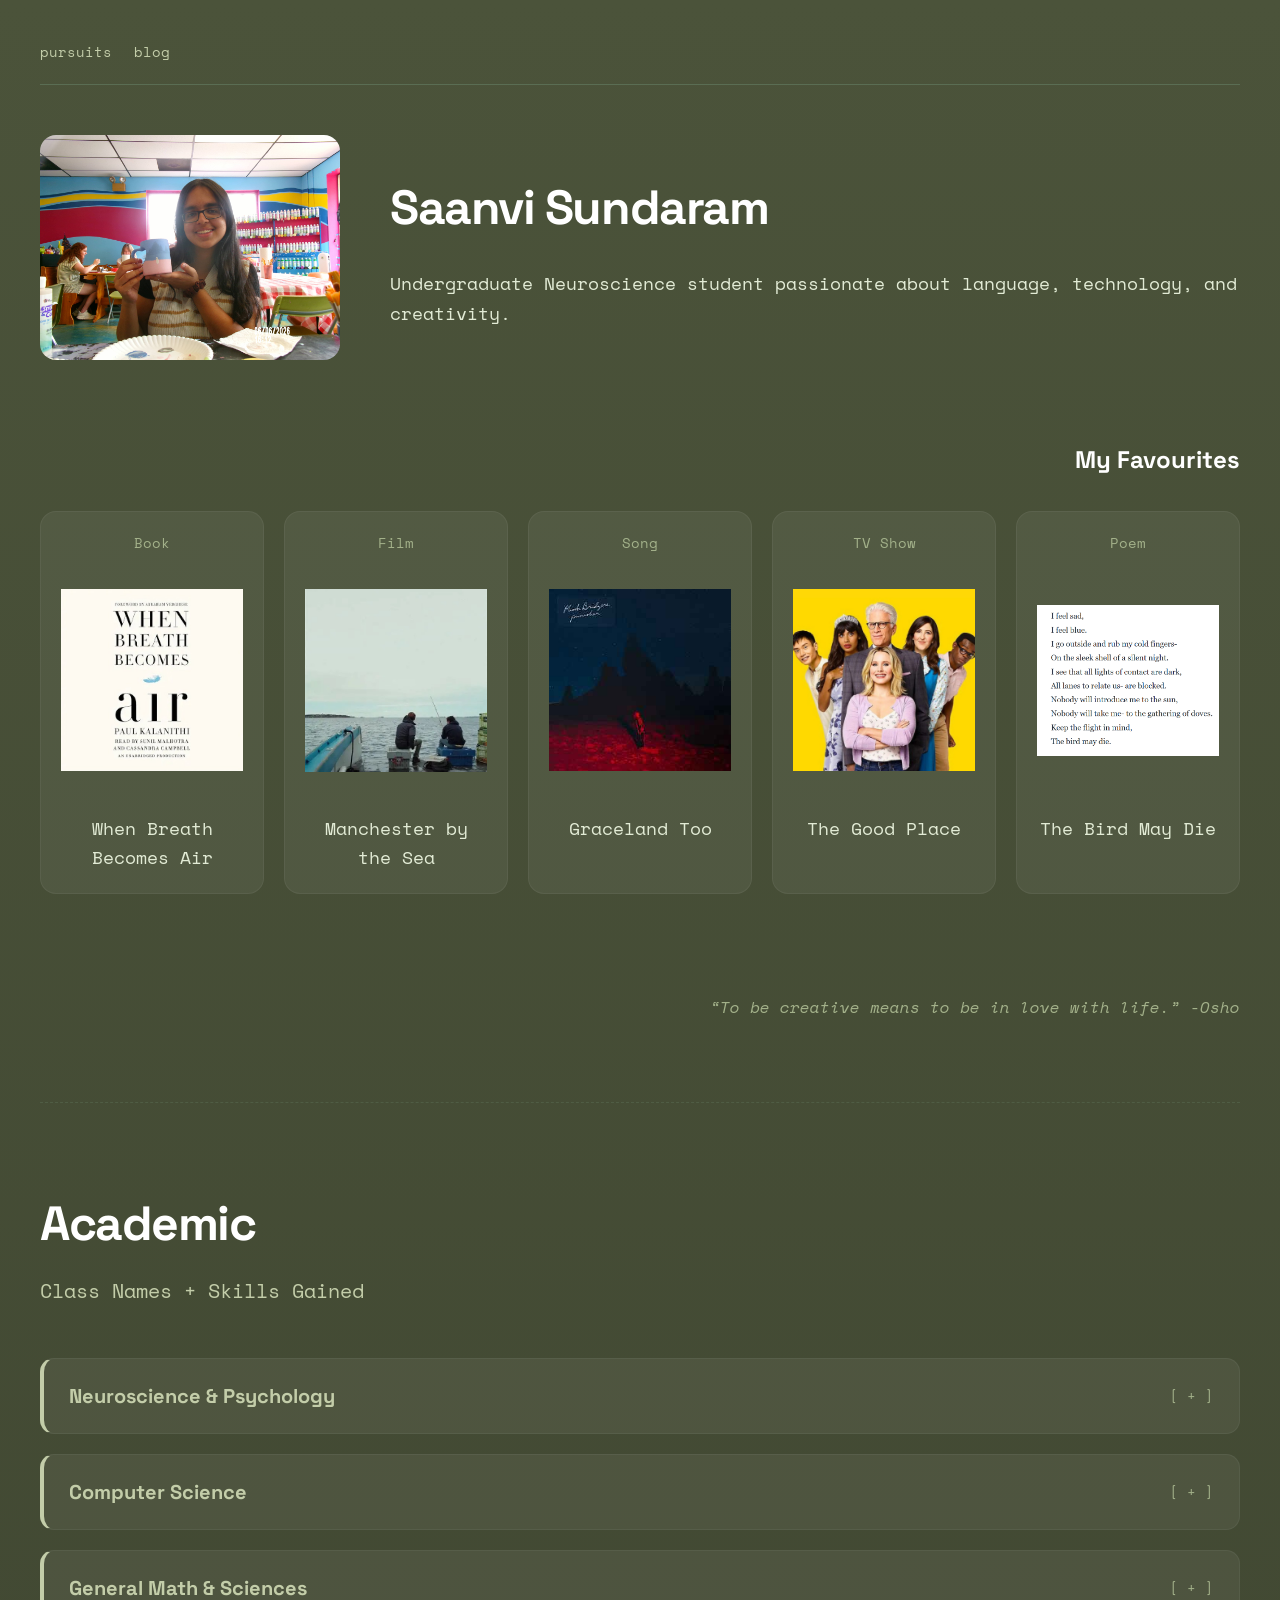
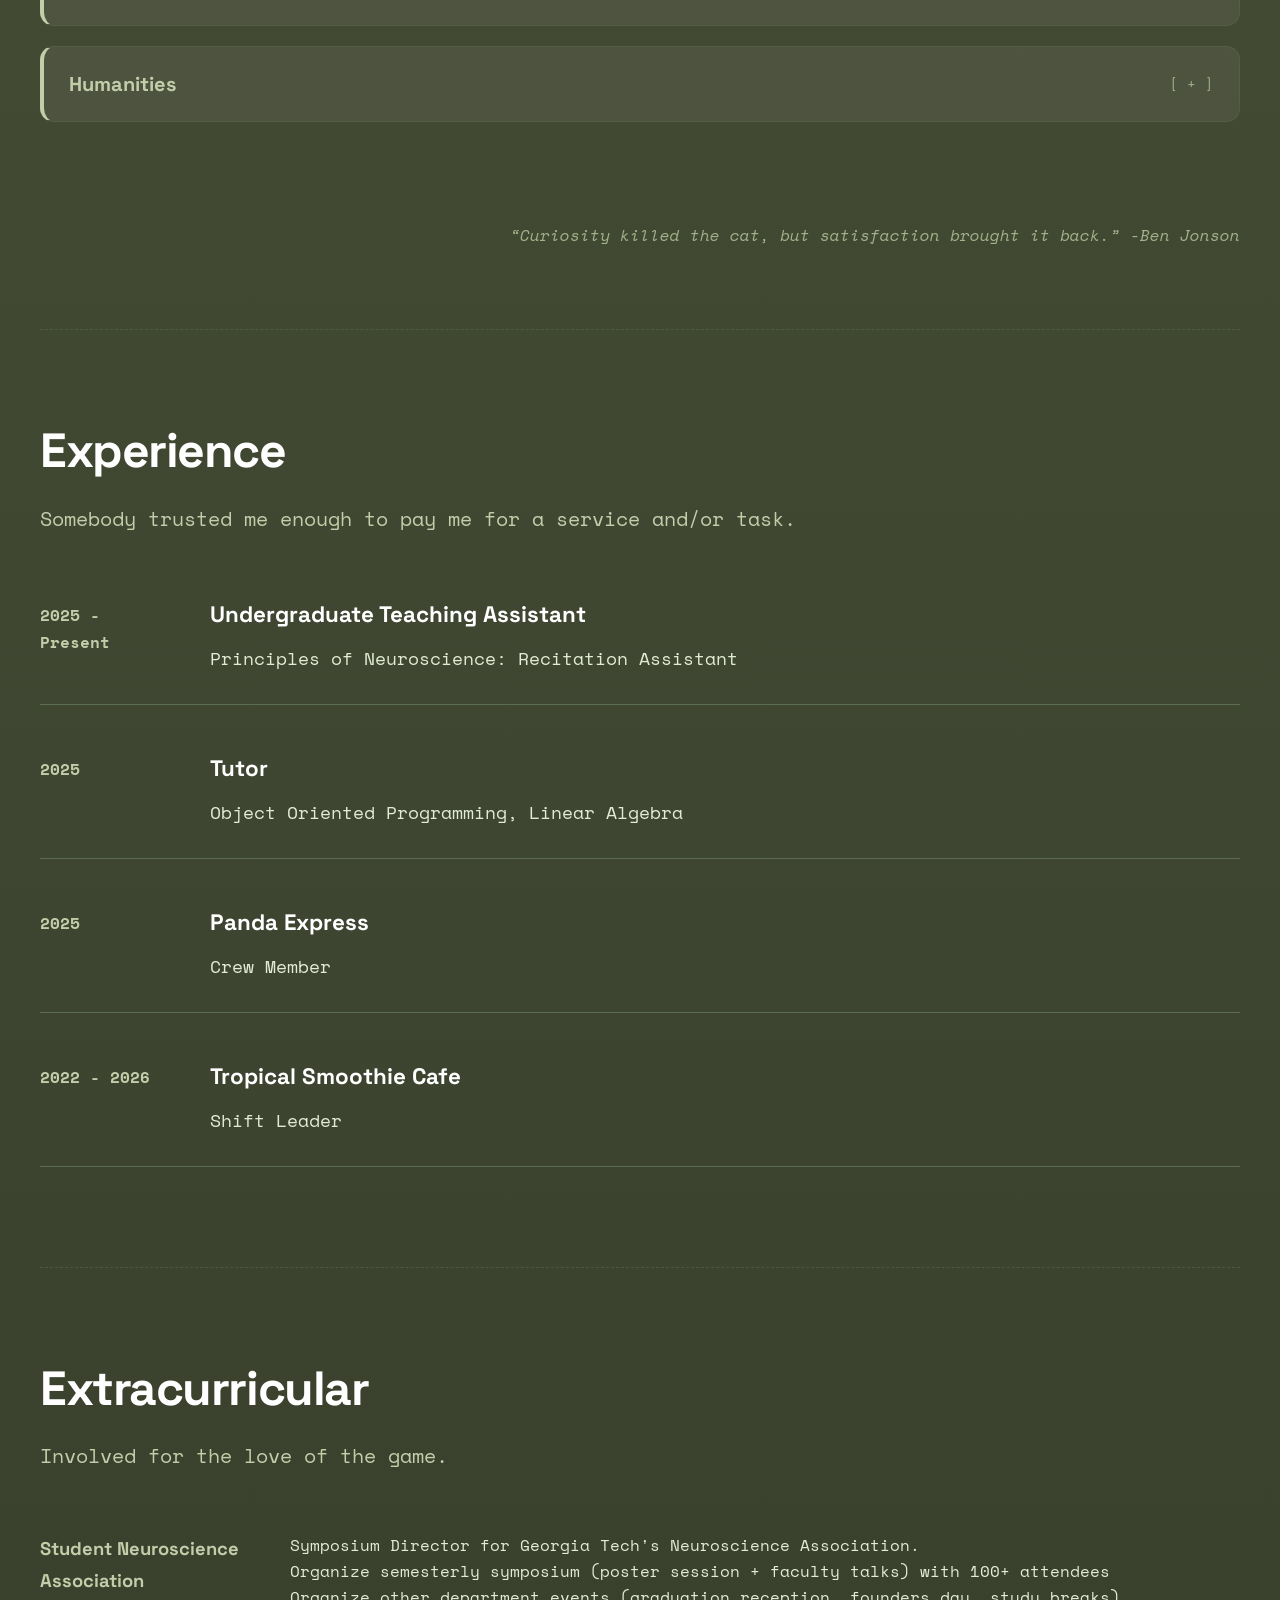
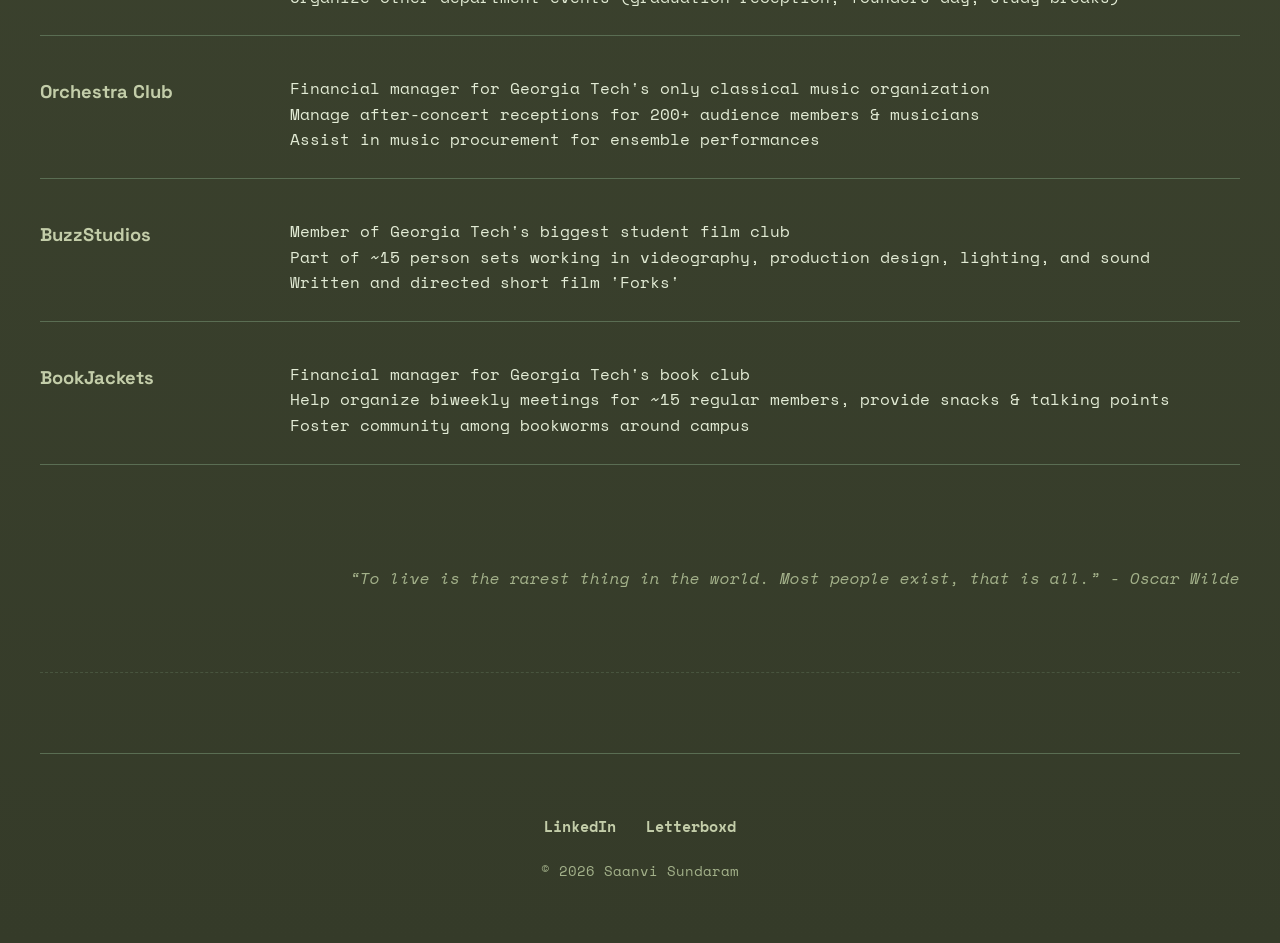
<file: index.html>
<!DOCTYPE html>
<html lang="en">

<head>
  <meta charset="UTF-8">
  <meta name="viewport" content="width=device-width, initial-scale=1.0">
  <title>Saanvi Sundaram - Portfolio</title>
  <link rel="stylesheet" href="style.css">
</head>

<body>

  <div class="container">

    <nav class="navbar">
      <div class="nav-right">
        <a href="pursuits.html">pursuits</a>
        <a href="blog.html">blog</a>
      </div>
    </nav>

    <section class="intro-section">
      <img src="assets/profile.jpg" class="profile-img" alt="Saanvi Sundaram">
      <div class="intro-text">
        <h1>Saanvi Sundaram</h1>
        <p>
          Undergraduate Neuroscience student passionate about language, technology, and creativity.
        </p>
      </div>
    </section>

    <section>
      <h2 class="favorites-heading">My Favourites</h2>
      <div class="favorites-grid">
        <div class="favorite-card">
          <div class="favorite-type">Book</div>
          <img src="assets/whenbreathbecomesair.jpg" alt="When Breath Becomes Air">
          <p>When Breath Becomes Air</p>
        </div>

        <div class="favorite-card">
          <div class="favorite-type">Film</div>
          <img src="assets/manchesterbythesea.jpg" alt="Manchester by the Sea">
          <p>Manchester by the Sea</p>
        </div>

        <div class="favorite-card">
          <div class="favorite-type">Song</div>
          <img src="assets/punisher.jpg" alt="Graceland Too">
          <p>Graceland Too</p>
        </div>

        <div class="favorite-card">
          <div class="favorite-type">TV Show</div>
          <img src="assets/thegoodplace.jpg" alt="The Good Place">
          <p>The Good Place</p>
        </div>

        <div class="favorite-card">
          <div class="favorite-type">Poem</div>
          <img src="assets/thebirdmaydie.png" alt="The Bird May Die">
          <p>The Bird May Die</p>
        </div>
      </div>
    </section>

    <div class="page-quote">
      “To be creative means to be in love with life.” -Osho
    </div>

    <hr class="section-divider">

    <section class="academic-section">
      <h1>Academic</h1>
      <div class="subtitle">Class Names + Skills Gained</div>

      <div class="academic-dropdowns">

        <details class="academic-track">
          <summary><h3>Neuroscience & Psychology</h3></summary>
          <div class="dropdown-content">
            <div class="academic-entry">
              <strong>Principles of Neuroscience</strong>
              <p>
                Knowledge of cellular, systems and behavioural neuroscience <br>
                Spike train, PSTH, raster plot reading <br>
                Behavioural & System experiment procedure
              </p>
            </div>
            <div class="academic-entry">
              <strong>Human Language Processing</strong>
              <p>
                fMRI, EEG, fNIRS data interpretation <br>
                Detailed information about the language network <br>
                Knowledge of neurological disorders that affect language
              </p>
            </div>
            <div class="academic-entry">
              <strong>Introduction to Cognitive Psychology</strong>
              <p>
                Decision Making & problem solving<br>
                Attention, Memory, Navigation<br>
                Development, Language, Culture
              </p>
            </div>
            <div class="academic-entry">
              <strong>Psychological Statistics</strong>
              <p>
                Languages: R, JASP <br>
                Linear & Multiple Regression <br>
                Basic Exploratory/Confirmatory Factor Analysis <br>
                ANOVAs and its various forms
              </p>
            </div>
            <div class="academic-entry">
              <strong>Cell & Molecular Neuroscience</strong>
              <p>
                CreLox & Experimental Design<br>
                Reading and Reviewing Literature<br>
                Cellular Development, Neurodegeneration
              </p>
            </div>
            <div class="academic-entry">
              <strong>Behavioural Neuroscience</strong>
              <p>
                Neuroanatomy, Diffuse Modulatory Pathways<br>
                Affiliative & Aggressive Behaviours<br>
                Language, Substance Misuse, Development & Degeneration
              </p>
            </div>
            <div class="academic-entry">
              <strong>Systems, Networks & Computational Neuroscience (In Progress)</strong>
              <p>
                Neuron Modelling: McCullough Pitts, Cable, IF, LIF, Equivalent Circuits <br>
                Information Theory, Drift Diffusion <br>
                Language: Python <br>
              </p>
            </div>
            <div class="academic-entry">
              <strong>NeuroAI Models of the Brain & Mind (In Progress)</strong>
              <p>
                Language: Python <br>
                Artificial Neural Networks, Neural Encoding & Decoding <br>
              </p>
            </div>
            <div class="academic-entry">
              <strong>Principles of Neuroscience and Neurotechnology (In Progress)</strong>
              <p>
                Graduate Level Course <br>
                Gene transcription, translation, modification <br>
                Cellular communication, regulation <br>
              </p>
            </div>
          </div>
        </details>

        <details class="academic-track">
          <summary><h3>Computer Science</h3></summary>
          <div class="dropdown-content">
            <div class="academic-entry">
              <strong>Introduction to Object Oriented Programming</strong>
              <p>
                Language: Java<br>
                JavaFX<br>
                Inheritance, Polymorphism, Interfaces
              </p>
            </div>
            <div class="academic-entry">
              <strong>Data Structures & Algorithms</strong>
              <p>
                Language: Java <br>
                Searching & Sorting Algorithms<br>
                Data Structures (BST, Priority Heaps, 2-4 Trees, AVLs)<br>
                Graph traversals (Prim's, Djikstra's, Kruskal's)
              </p>
            </div>
            <div class="academic-entry">
              <strong>Computer Organization & Programming</strong>
              <p>
                Languages: Microcode, Assembly, C, C# <br>
                Transistors -> Binary Instructions <br>& Assembly Language (LC3) -> C<br>

              </p>
            </div>
            <div class="academic-entry">
              <strong>Introduction to Perception & Robotics</strong>
              <p>
                Language: Python <br>
                Imitation Learning, LIDAR <br>
                torch, scikit-learn <br>
              </p>
            </div>
            <div class="academic-entry">
              <strong>Machine Learning (In Progress)</strong>
              <p>
                Language: Python <br>
                Linear Algebra, Probability, Optimization for Machine Learning <br>
                Supervised & Unsupervised Learning <br>
              </p>
            </div>
          </div>
        </details>

        <details class="academic-track">
          <summary><h3>General Math & Sciences</h3></summary>
          <div class="dropdown-content">
            <div class="academic-entry">
              <strong>Linear Algebra</strong>
              <p>
                Matrix operations & manipulations<br>
                Eigenvalues & Eigenvectors <br>
                UV, QR, Singular Value & Spectral Decomposition
              </p>
            </div>
            <div class="academic-entry">
              <strong>General Chemistry for Engineers</strong>
              <p>
                Stoichiometry, Acids & Bases <br>
                Alternative Fuel Sources <br>
              </p>
            </div>
            <div class="academic-entry">
              <strong>Survey of Organic Chemistry</strong>
              <p>
                Carbon bonding<br>
                Plastic Creation & Decomposition
              </p>
            </div>
            <div class="academic-entry">
              <strong>Physics: Mechanics</strong>
              <p>Kinematics, Work & Energy</p>
            </div>
            <div class="academic-entry">
              <strong>Physics: Electricity & Magnetism</strong>
              <p>Electric fields, currents and energy <br>
                Magnetic fields, forces and currents
              </p>
            </div>
          </div>
        </details>

        <details class="academic-track">
          <summary><h3>Humanities</h3></summary>
          <div class="dropdown-content">
            <div class="academic-entry">
              <strong>Introduction to Film</strong>
              <p>Shot types, film eras, scene analysis<br>
                In class analysis presentations, debates, and individual papers
              </p>
            </div>

            <div class="academic-entry">
              <strong>Introduction to Sociology</strong>
              <p>Major sociologists (Marx, Weber, Goffmann), Religion, Consumerism, Social Norms & Anomie, etc</p>
            </div>

            <div class="academic-entry">
              <strong>Orchestra</strong>
              <p>College ensemble, performing 4 concerts a year<br>
                First violin & second violin <br>
              </p>
            </div>
          </div>
        </details>

      </div>
    </section>

    <div class="page-quote">
      “Curiosity killed the cat, but satisfaction brought it back.” -Ben Jonson
    </div>

    <hr class="section-divider">

    <section class="experience-section">
      <h1>Experience</h1>
      <div class="subtitle">Somebody trusted me enough to pay me for a service and/or task.</div>

      <div class="experience-list">
        <div class="experience-row">
          <div class="experience-year">2025 - Present</div>
          <div class="experience-details">
            <h3>Undergraduate Teaching Assistant</h3>
            <p>Principles of Neuroscience: Recitation Assistant</p>
          </div>
        </div>

        <div class="experience-row">
          <div class="experience-year">2025</div>
          <div class="experience-details">
            <h3>Tutor</h3>
            <p>Object Oriented Programming, Linear Algebra</p>
          </div>
        </div>

        <div class="experience-row">
          <div class="experience-year">2025</div>
          <div class="experience-details">
            <h3>Panda Express</h3>
            <p>Crew Member</p>
          </div>
        </div>

        <div class="experience-row">
          <div class="experience-year">2022 - 2026</div>
          <div class="experience-details">
            <h3>Tropical Smoothie Cafe</h3>
            <p>Shift Leader</p>
          </div>
        </div>
      </div>
    </section>

    <div class="page-quote">
      
    </div>

    <hr class="section-divider">

    <section class="extracurricular-section">
      <h1>Extracurricular</h1>
      <div class="subtitle">Involved for the love of the game.</div>

      <div class="activity-list">
        <div class="activity-row">
          <div class="activity-title">Student Neuroscience Association</div>
          <div class="activity-details">
            Symposium Director for Georgia Tech's Neuroscience Association. <br>
            Organize semesterly symposium (poster session + faculty talks) with 100+ attendees <br>
            Organize other department events (graduation reception, founders day, study breaks)
          </div>
        </div>

        <div class="activity-row">
          <div class="activity-title">Orchestra Club</div>
          <div class="activity-details">
            Financial manager for Georgia Tech's only classical music organization <br>
            Manage after-concert receptions for 200+ audience members & musicians <br>
            Assist in music procurement for ensemble performances
          </div>
        </div>

        <div class="activity-row">
          <div class="activity-title">BuzzStudios</div>
          <div class="activity-details">
            Member of Georgia Tech's biggest student film club <br>
            Part of ~15 person sets working in videography, production design, lighting, and sound <br>
            Written and directed short film 'Forks'
          </div>
        </div>

        <div class="activity-row">
          <div class="activity-title">BookJackets</div>
          <div class="activity-details">
            Financial manager for Georgia Tech's book club <br>
            Help organize biweekly meetings for ~15 regular members, provide snacks & talking points <br>
            Foster community among bookworms around campus
          </div>
        </div>
      </div>
    </section>

    <div class="page-quote">
      “To live is the rarest thing in the world. Most people exist, that is all.” - Oscar Wilde
    </div>

    <hr class="section-divider">

    <footer class="portfolio-footer">
      <div class="social-links">
        <a href="https://www.linkedin.com/in/saanvi-sundaram" target="_blank" rel="noopener noreferrer">LinkedIn</a>
        <a href="https://letterboxd.com/_sunv_/" target="_blank" rel="noopener noreferrer">Letterboxd</a>
      </div>
      <p class="footer-credit">&copy; 2026 Saanvi Sundaram</p>
    </footer>

  </div>

</body>
</html>
</file>
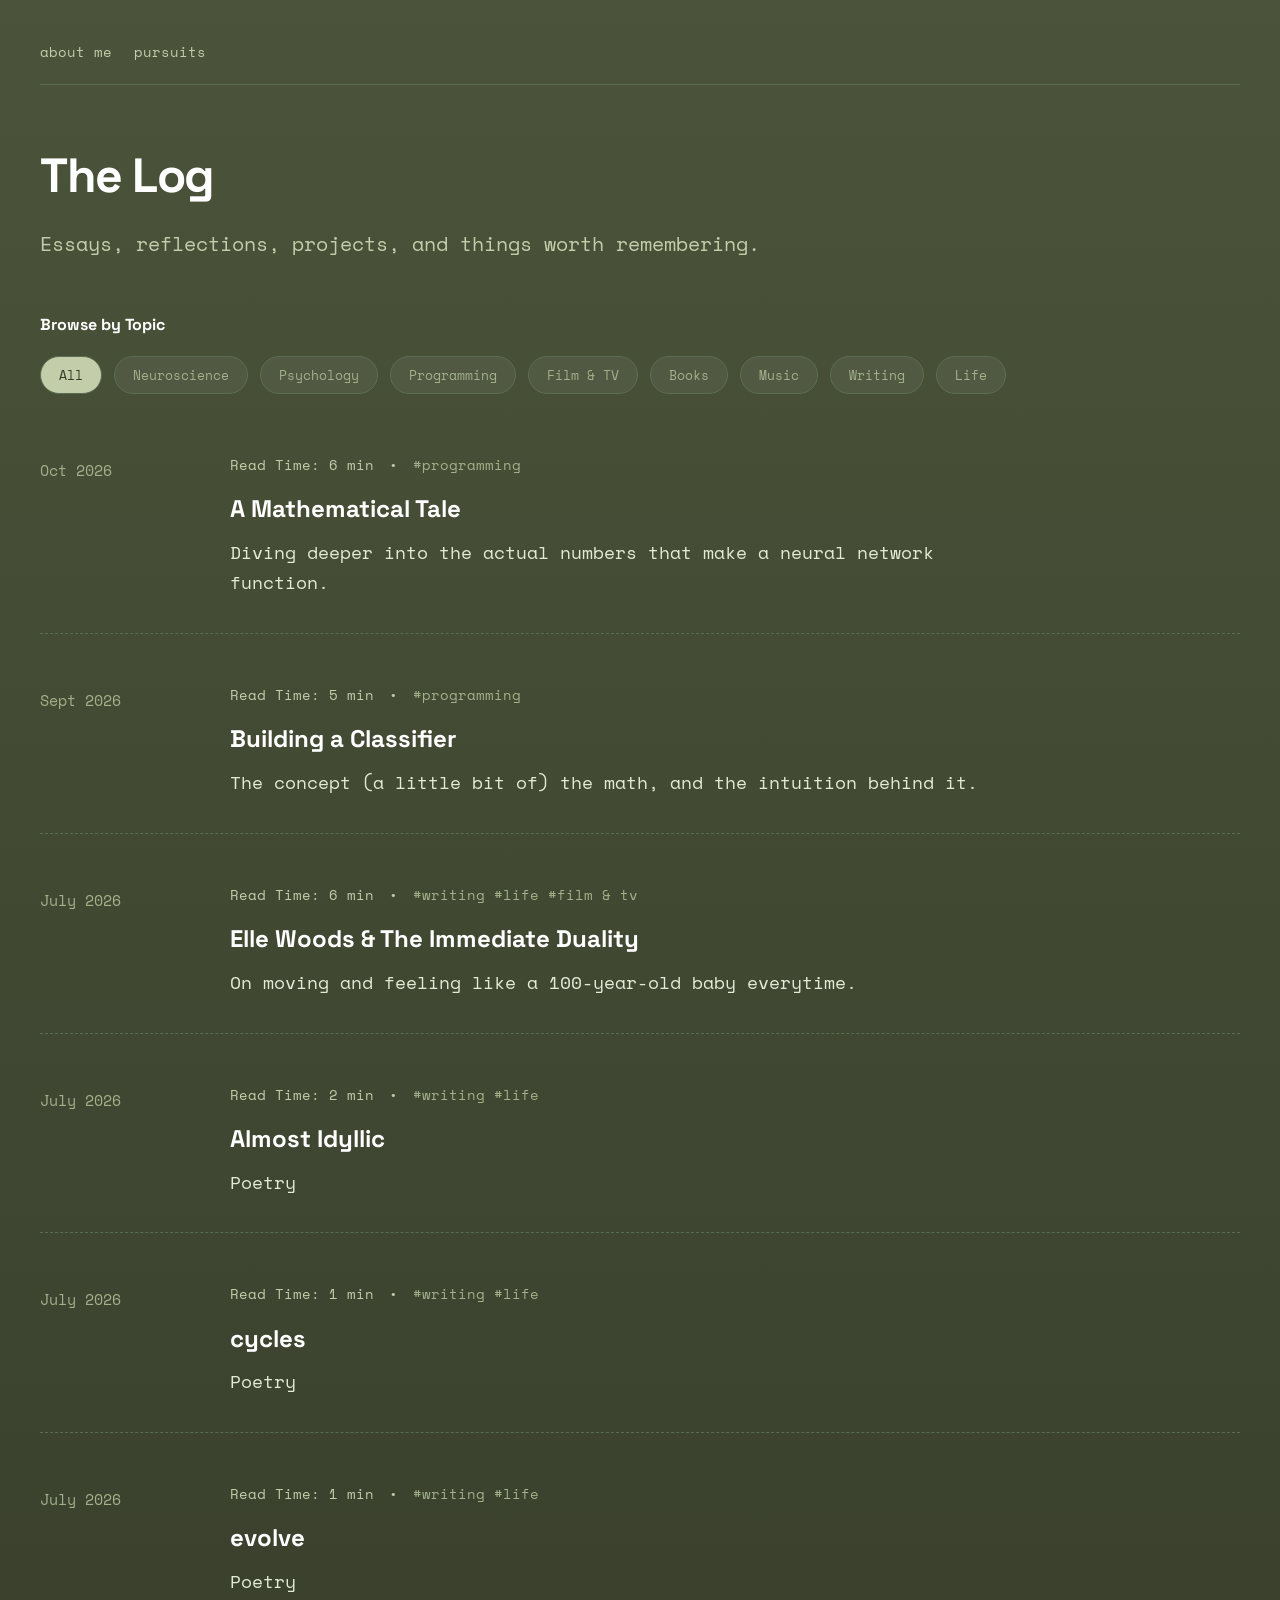
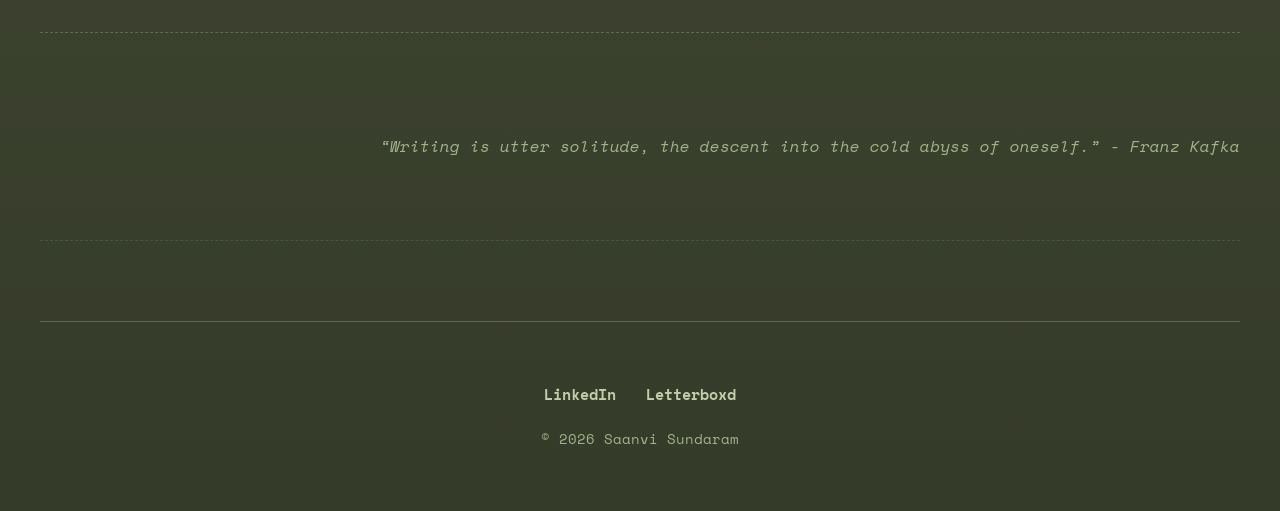
<file: blog.html>
<!DOCTYPE html>
<html lang="en">

<head>
  <meta charset="UTF-8">
  <meta name="viewport" content="width=device-width, initial-scale=1.0">
  <title>Saanvi Sundaram - Blog</title>
  <link rel="stylesheet" href="style.css">
  <style>
    .blog-list {
      margin-top: 60px;
      display: flex;
      flex-direction: column;
      gap: 50px;
    }
    .blog-post-row {
      display: grid;
      grid-template-columns: 150px 1fr;
      gap: 40px;
      padding-bottom: 35px;
      border-bottom: 1px dashed var(--green-light);
    }
    .blog-date {
      font-family: 'Space Mono', monospace;
      color: var(--green-mid);
      font-size: 0.95rem;
      padding-top: 4px;
    }
    .blog-title {
      font-family: 'Space Grotesk', sans-serif;
      font-size: 1.5rem;
      font-weight: 700;
      color: var(--text);
      text-decoration: none;
      transition: color 0.3s ease;
      display: inline-block;
      margin-bottom: 8px;
    }
    .blog-title:hover {
      color: var(--green-dark);
    }
    .blog-meta {
      display: flex;
      gap: 15px;
      font-size: 0.85rem;
      color: var(--green-dark);
      margin-bottom: 12px;
      font-family: 'Space Mono', monospace;
    }
    .blog-snippet {
      color: var(--grey);
      max-width: 800px;
      line-height: 1.7;
    }

    .filter-section{
      margin-top:50px;
      margin-bottom:60px;

    }

    .filter-label{
      display:block;
      margin-bottom:18px;
      font-family:'Space Grotesk',sans-serif;
      font-weight:700;
      color:var(--text);

    }

    .filter-buttons{
      display:flex;
      gap:12px;
      flex-wrap:wrap;
    }

    .filter-btn{
      padding:8px 18px;
      border-radius:999px;
      border:1px solid var(--green-light);
      background:var(--soft);
      color:var(--green-mid);
      font-family:'Space Mono',monospace;
      cursor:pointer;
      transition:.3s;
    }

    .filter-btn:hover{
      background:var(--green-light);
      color:white;
    }

    .filter-btn.active{
      background:var(--green-dark);
      color:var(--bg-gradient-bottom);
    }
  </style>
</head>

<body>

  <div class="container">

    <!-- NAVIGATION BAR -->
    <nav class="navbar">
      <div class="nav-right">
        <a href="index.html">about me</a>
        <a href="pursuits.html">pursuits</a>
      </div>
    </nav>

    <!-- PAGE HEADER -->
    <h1>The Log</h1>

<div class="subtitle">
    Essays, reflections, projects, and things worth remembering.
</div>

<div class="filter-section">

    <span class="filter-label">Browse by Topic</span>

    <div class="filter-buttons">
        <button class="filter-btn active" data-filter="all">All</button>
        <button class="filter-btn" data-filter="neuroscience">Neuroscience</button>
        <button class="filter-btn" data-filter="psychology">Psychology</button>
        <button class="filter-btn" data-filter="programming">Programming</button>
        <button class="filter-btn" data-filter="film&tv">Film & TV</button>
        <button class="filter-btn" data-filter="books">Books</button>
        <button class="filter-btn" data-filter="music">Music</button>
        <button class="filter-btn" data-filter="writing">Writing</button>
        <button class="filter-btn" data-filter="life">Life</button>
    </div>
</div>

    <!-- POST LIST -->
    <div class="blog-list">

      <!-- Post -->
      <div 
       class="blog-post-row"
       data-tags="programming">
        <div class="blog-date">Oct 2026</div>
        <div class="blog-content">
          <div class="blog-meta">
            <span>Read Time: 6 min</span>
            <span>•</span>
            <span style="color: var(--green-mid);">#programming</span>
          </div>
          <a
           href="posts/neural_math.html"
           class="blog-title">A Mathematical Tale</a>
          <p class="blog-snippet">
            Diving deeper into the actual numbers that make a neural network function.
        </div>
      </div>

      <!-- Post -->
      <div 
       class="blog-post-row"
       data-tags="programming">
        <div class="blog-date">Sept 2026</div>
        <div class="blog-content">
          <div class="blog-meta">
            <span>Read Time: 5 min</span>
            <span>•</span>
            <span style="color: var(--green-mid);">#programming</span>
          </div>
          <a
           href="posts/basic_neural.html"
           class="blog-title">Building a Classifier</a>
          <p class="blog-snippet">
            The concept (a little bit of) the math, and the intuition behind it.
        </div>
      </div>

      <!-- Post -->
      <div 
       class="blog-post-row"
       data-tags="writing life film&tv">
        <div class="blog-date">July 2026</div>
        <div class="blog-content">
          <div class="blog-meta">
            <span>Read Time: 6 min</span>
            <span>•</span>
            <span style="color: var(--green-mid);">#writing #life #film & tv</span>
          </div>
          <a
           href="posts/elle_woods.html"
           class="blog-title">Elle Woods & The Immediate Duality</a>
          <p class="blog-snippet">
            On moving and feeling like a 100-year-old baby everytime.
        </div>
      </div>

      <!-- Post -->
      <div 
       class="blog-post-row"
       data-tags="writing life">
        <div class="blog-date">July 2026</div>
        <div class="blog-content">
          <div class="blog-meta">
            <span>Read Time: 2 min</span>
            <span>•</span>
            <span style="color: var(--green-mid);">#writing #life</span>
          </div>
          <a
           href="posts/almost_idyllic.html"
           class="blog-title">Almost Idyllic</a>
          <p class="blog-snippet">
            Poetry
        </div>
      </div>

      <!-- Post -->
      <div 
       class="blog-post-row"
       data-tags="writing life">
        <div class="blog-date">July 2026</div>
        <div class="blog-content">
          <div class="blog-meta">
            <span>Read Time: 1 min</span>
            <span>•</span>
            <span style="color: var(--green-mid);">#writing #life</span>
          </div>
          <a
           href="posts/cycles.html"
           class="blog-title">cycles</a>
          <p class="blog-snippet">
            Poetry
        </div>
      </div>

      <!-- Post -->
      <div 
       class="blog-post-row"
       data-tags="writing life">
        <div class="blog-date">July 2026</div>
        <div class="blog-content">
          <div class="blog-meta">
            <span>Read Time: 1 min</span>
            <span>•</span>
            <span style="color: var(--green-mid);">#writing #life</span>
          </div>
          <a
           href="posts/evolve.html"
           class="blog-title">evolve</a>
          <p class="blog-snippet">
            Poetry
        </div>
      </div>

    

    </div>

    <!-- PAGE QUOTE -->
    <div class="page-quote">
      “Writing is utter solitude, the descent into the cold abyss of oneself.” - Franz Kafka
    </div>

    <hr class="section-divider">

    <!-- FOOTER -->
    <footer class="portfolio-footer">
      <div class="social-links">
        <a href="https://www.linkedin.com/in/saanvi-sundaram" target="_blank" rel="noopener noreferrer">LinkedIn</a>
        <a href="https://letterboxd.com/_sunv_/" target="_blank" rel="noopener noreferrer">Letterboxd</a>
      </div>
      <p class="footer-credit">&copy; 2026 Saanvi Sundaram</p>
    </footer>

  </div>

  <script>
  const buttons = document.querySelectorAll(".filter-btn");
  const posts = document.querySelectorAll(".blog-post-row");

  buttons.forEach(button => {
      button.addEventListener("click", () => {
          buttons.forEach(btn => btn.classList.remove("active"));
          button.classList.add("active");
          const filter = button.dataset.filter;
          posts.forEach(post => {
              const tags = post.dataset.tags.split(" ");

              if(filter === "all" || tags.includes(filter)){
                  post.style.display = "grid";
              } else {
                  post.style.display = "none";
              }
          });
      });
  });
  </script>
</body>
</html>
</file>
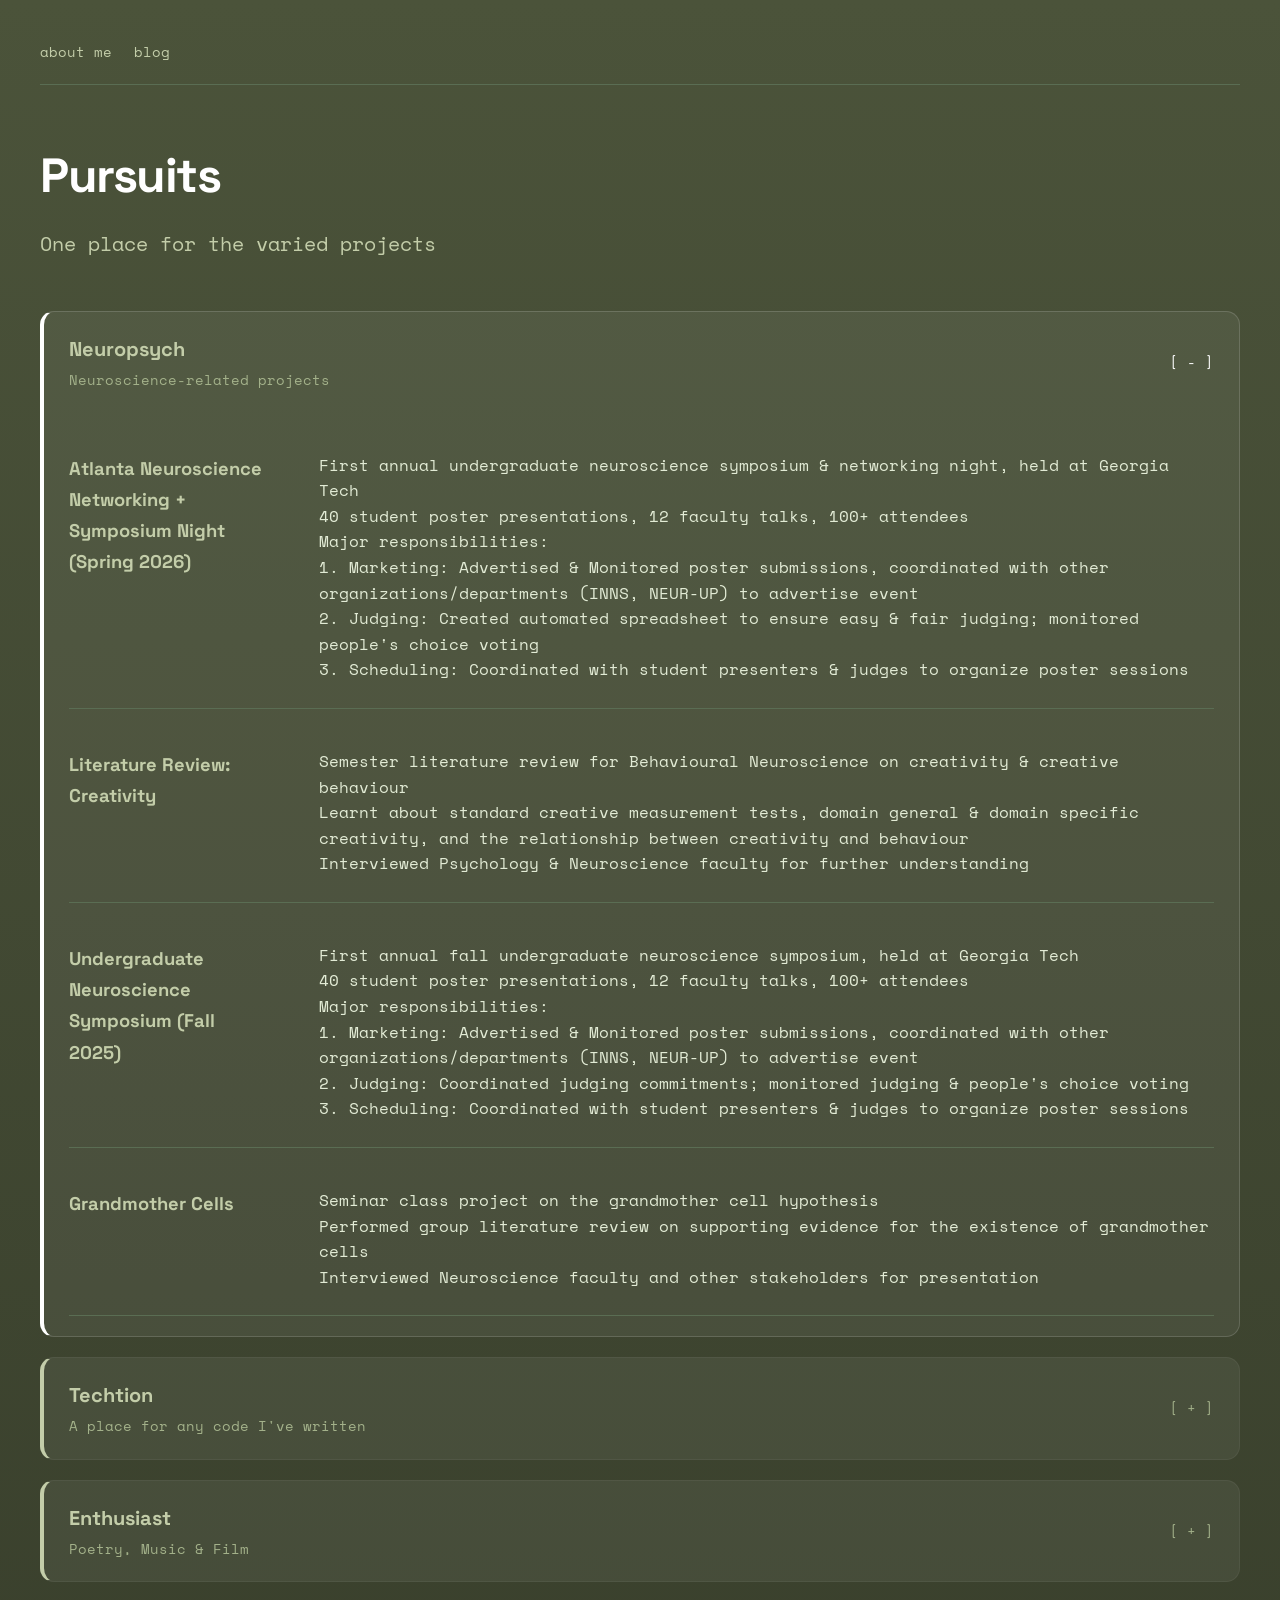
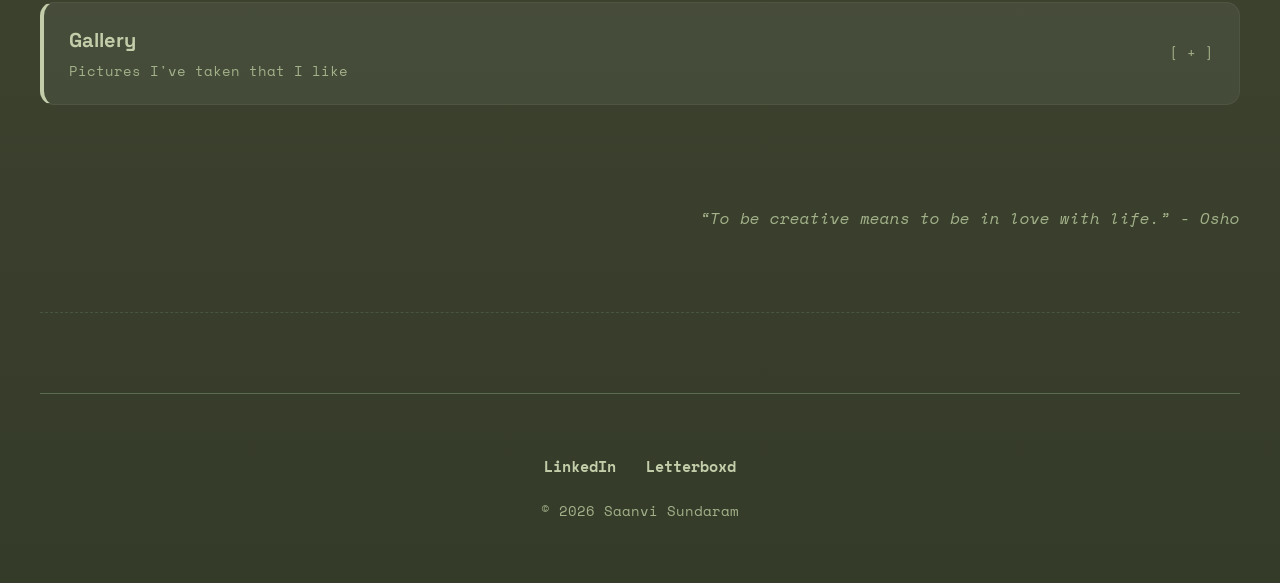
<file: pursuits.html>
<!DOCTYPE html>
<html lang="en">

<head>
  <meta charset="UTF-8">
  <meta name="viewport" content="width=device-width, initial-scale=1.0">
  <title>Saanvi Sundaram - Pursuits</title>
  <link rel="stylesheet" href="style.css">
</head>

<body>

  <div class="container">

    <nav class="navbar">
      <div class="nav-right">
        <a href="index.html">about me</a>
        <a href="blog.html">blog</a>
      </div>
    </nav>

    <h1>Pursuits</h1>
    <div class="subtitle">One place for the varied projects</div>

    <div class="academic-dropdowns">

      <details class="academic-track" open>
        <summary>
          <div>
            <h3>Neuropsych</h3>
            <p style="font-size: 0.9rem; color: var(--green-mid); margin-top: 2px;">Neuroscience-related projects</p>
          </div>
        </summary>
        <div class="dropdown-content">
          <div class="activity-list">
            <div class="activity-row">
              <div class="activity-title">Atlanta Neuroscience Networking + Symposium Night (Spring 2026)</div>
              <div class="activity-details">
                First annual undergraduate neuroscience symposium & networking night, held at Georgia Tech <br>
                40 student poster presentations, 12 faculty talks, 100+ attendees <br>
                Major responsibilities: <br>
                1. Marketing: Advertised & Monitored poster submissions, coordinated with other organizations/departments (INNS, NEUR-UP) to advertise event <br>
                2. Judging: Created automated spreadsheet to ensure easy & fair judging; monitored people's choice voting <br>
                3. Scheduling: Coordinated with student presenters & judges to organize poster sessions
              </div>
            </div>
            <div class="activity-row">
              <div class="activity-title">Literature Review: Creativity</div>
              <div class="activity-details">
                Semester literature review for Behavioural Neuroscience on creativity & creative behaviour <br>
                Learnt about standard creative measurement tests, domain general & domain specific creativity, and the relationship between creativity and behaviour <br>
                Interviewed Psychology & Neuroscience faculty for further understanding 
              </div>
            </div>
            <div class="activity-row">
              <div class="activity-title">Undergraduate Neuroscience Symposium (Fall 2025)</div>
              <div class="activity-details">
                First annual fall undergraduate neuroscience symposium, held at Georgia Tech <br>
                40 student poster presentations, 12 faculty talks, 100+ attendees <br>
                Major responsibilities: <br>
                1. Marketing: Advertised & Monitored poster submissions, coordinated with other organizations/departments (INNS, NEUR-UP) to advertise event <br>
                2. Judging: Coordinated judging commitments; monitored judging & people's choice voting <br>
                3. Scheduling: Coordinated with student presenters & judges to organize poster sessions
              </div>
            </div>
            <div class="activity-row">
              <div class="activity-title">Grandmother Cells</div>
              <div class="activity-details">
                Seminar class project on the grandmother cell hypothesis <br>
                Performed group literature review on supporting evidence for the existence of grandmother cells <br>
                Interviewed Neuroscience faculty and other stakeholders for presentation

              </div>
            </div>
          </div>
        </div>
      </details>

      <details class="academic-track">
        <summary>
          <div>
            <h3>Techtion</h3>
            <p style="font-size: 0.9rem; color: var(--green-mid); margin-top: 2px;">A place for any code I've written</p>
          </div>
        </summary>
        <div class="dropdown-content">
          <div class="activity-list">
            <div class="activity-row">
              <div class="activity-title">NN Experimentation</div>
              <div class="activity-details">
                Langauge: Python <br>
                Series of mini neural networks to understand implementations. <br>
                Datasets used: political affiliations, OASIS-2, IMDb review, Depression Screening <br>
              </div>
            </div>
            <div class="activity-row">
              <div class="activity-title">Split-Pay Calculator</div>
              <div class="activity-details">
                Language: Java <br>
                Calculate individual expenses after group outing <br>
                Track person-to-pay, and net expenses owed <br>
              </div>
            </div>
          </div>
        </div>
      </details>

      <details class="academic-track">
        <summary>
          <div>
            <h3>Enthusiast</h3>
            <p style="font-size: 0.9rem; color: var(--green-mid); margin-top: 2px;">Poetry, Music & Film</p>
          </div>
        </summary>
        <div class="dropdown-content">
          <div class="activity-list">
            <div class="activity-row">
              <div class="activity-title">Forks (Short Film)</div>
              <div class="activity-details">
                Role: Writer, Director Editor<br>
                Production Date: March 8th, 2026<br>
                Synopsis: When funding cuts shut her lab down, Marcie decides to take a step away, unsure what it'll mean for her future.
              </div>
            </div>
            <div class="activity-row">
              <div class="activity-title">Mortal Angels (Short Film)</div>
              <div class="activity-details">
                Role: Director of Photography<br>
                Production Date: October 18th - 19th, 2025<br>
                Synposis: Can you trust the watchers?
              </div>
            </div>
            <div class="activity-row">
              <div class="activity-title">Poetry</div>
              <div class="activity-details">
                Cycles.<br>
                almosy idyllic<br>
                evolve.<br>
                ... there is more! If interested, please reach out.
              </div>
            </div>
            <div class="activity-row">
              <div class="activity-title">Music</div>
              <div class="activity-details">
                all that won't come true<br>
                Wings of an Angel<br>
                Blame Me<br>
                ... there is more! If interested, please reach out.
              </div>
            </div>
          </div>
        </div>
      </details>

      <details class="academic-track">
        <summary>
          <div>
            <h3>Gallery</h3>
            <p style="font-size: 0.9rem; color: var(--green-mid); margin-top: 2px;">Pictures I've taken that I like</p>
          </div>
        </summary>
        <div class="dropdown-content">
          <div style="display: grid; grid-template-columns: repeat(auto-fit, minmax(280px, 1fr)); gap: 20px; padding-top: 15px;">
            
            <div class="favorite-card" style="padding: 12px;">
              <img src="assets/flowers.jpg" alt="Gallery Image 1" style="width: 100%; height: 600px; object-fit: cover; border-radius: 8px; margin: 0;">
            </div>

            <div class="favorite-card" style="padding: 12px;">
              <img src="assets/rocks.jpg" alt="Gallery Image 2" style="width: 100%; height: 600px; object-fit: cover; border-radius: 8px; margin: 0;">
            </div>

            <div class="favorite-card" style="padding: 12px;">
              <img src="assets/wynter.jpg" alt="Gallery Image 3" style="width: 100%; height: 600px; object-fit: cover; border-radius: 8px; margin: 0;">
            </div>

          </div>
        </div>
      </details>

    </div>

    <div class="page-quote">
      “To be creative means to be in love with life.” - Osho
    </div>

    <hr class="section-divider">

    <footer class="portfolio-footer">
      <div class="social-links">
        <a href="https://www.linkedin.com/in/saanvi-sundaram" target="_blank" rel="noopener noreferrer">LinkedIn</a>
        <a href="https://letterboxd.com/_sunv_/" target="_blank" rel="noopener noreferrer">Letterboxd</a>
      </div>
      <p class="footer-credit">&copy; 2026 Saanvi Sundaram</p>
    </footer>

  </div>

</body>
</html>
</file>
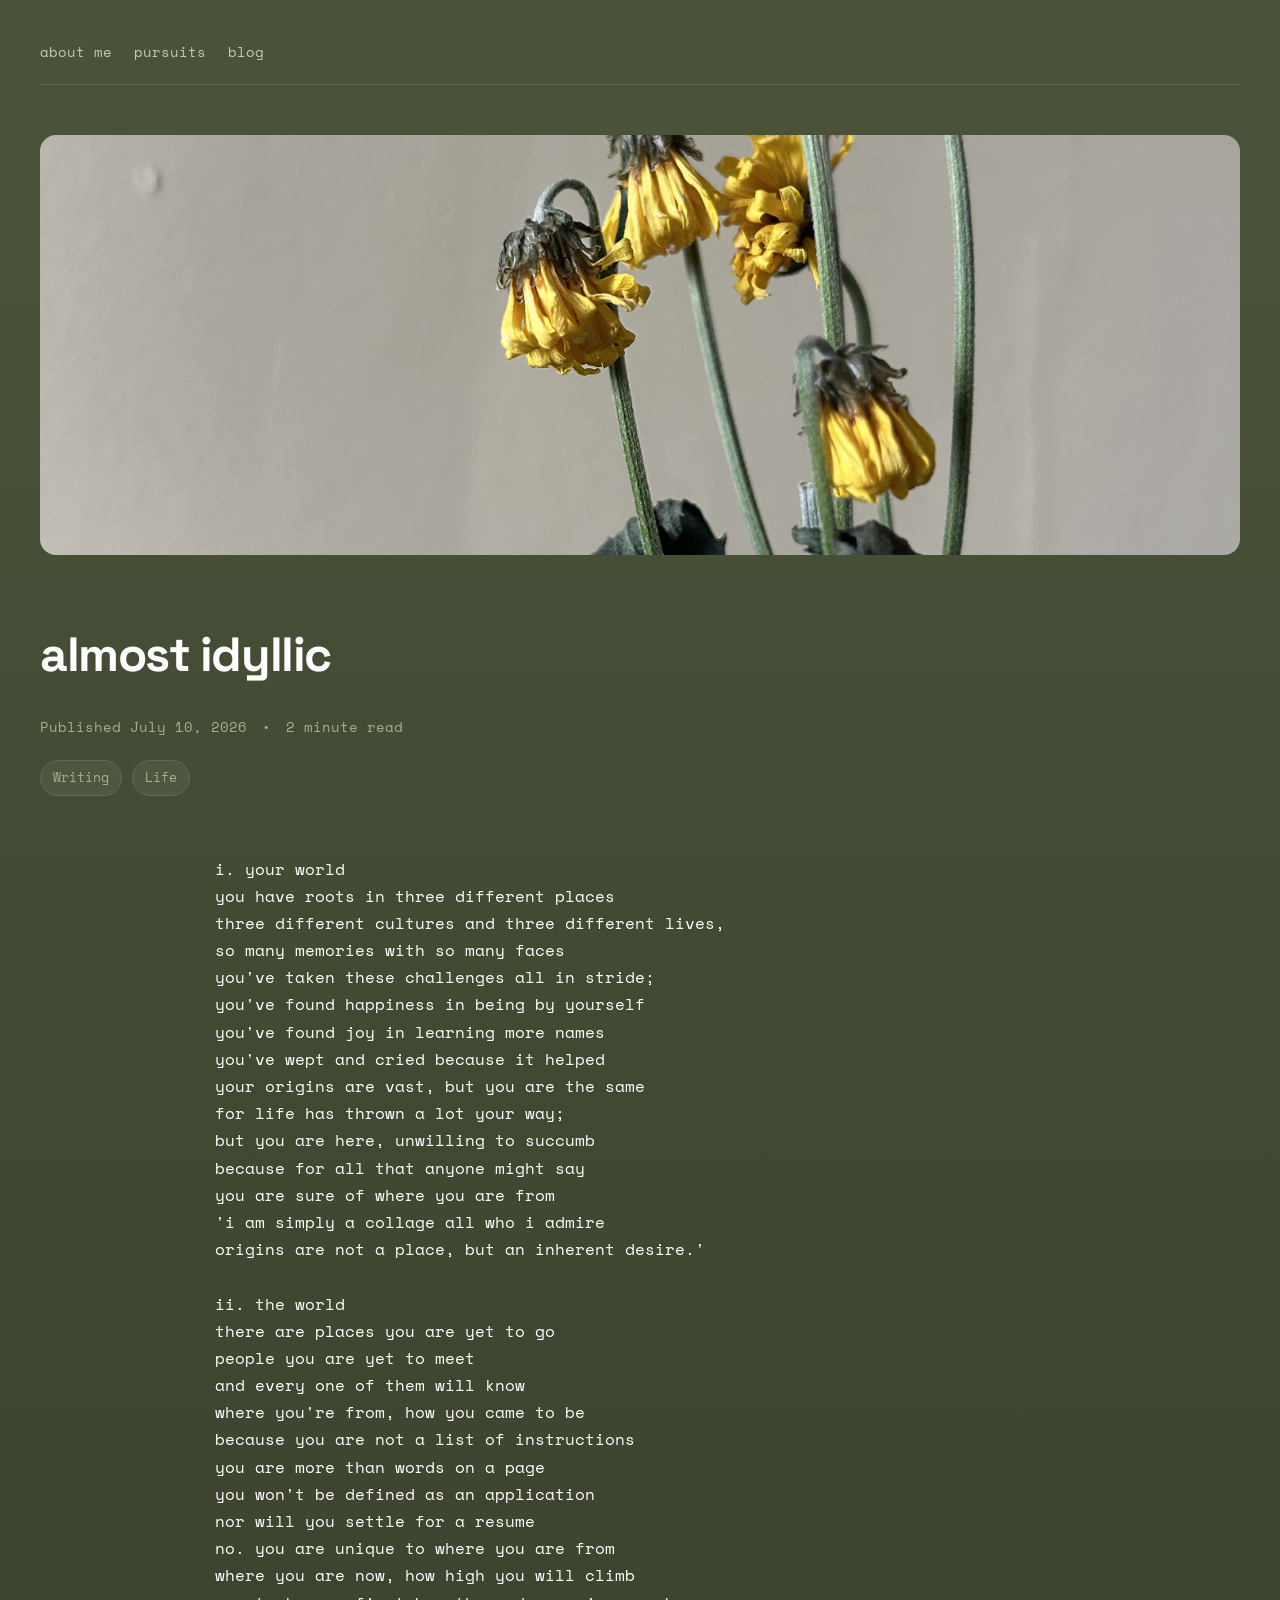
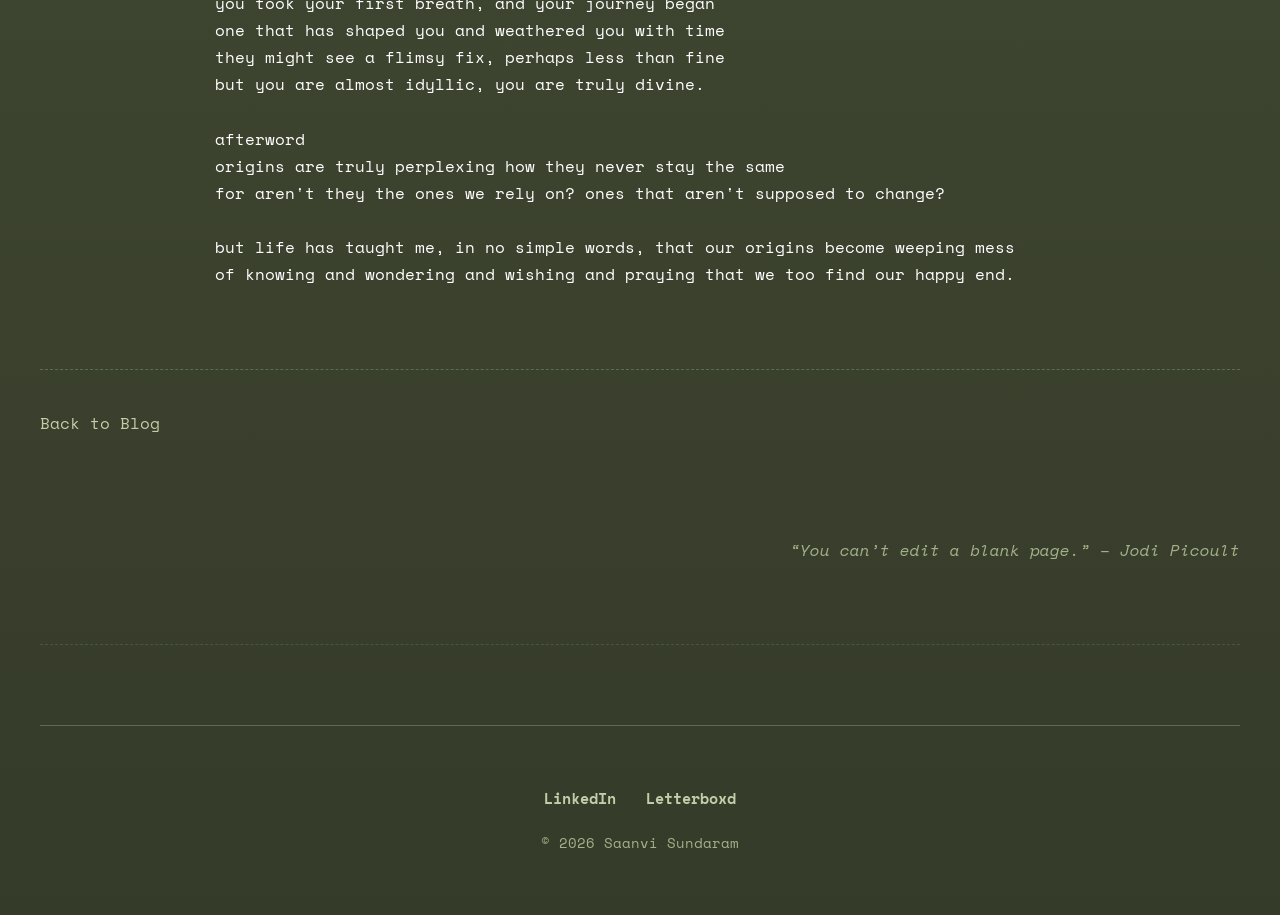
<file: posts/almost_idyllic.html>
<!DOCTYPE html>
<html lang="en">

<head>
    <meta charset="UTF-8">
    <meta name="viewport" content="width=device-width, initial-scale=1.0">
    <title> almost idyllic | Saanvi Sundaram</title>

    <link rel="stylesheet" href="../style.css">

    <style>

        .post-cover{
            width:100%;
            height:420px;
            object-fit:cover;
            border-radius:16px;
            margin-bottom:50px;
        }

        .post-subtitle{
            color:var(--green-dark);
            font-size:1.15rem;
            margin-top:-10px;
            margin-bottom:30px;
        }

        .post-meta{
            display:flex;
            gap:15px;
            flex-wrap:wrap;
            align-items:center;
            color:var(--green-mid);
            font-size:.9rem;
            margin-bottom:20px;
        }

        .tags{
            display:flex;
            gap:10px;
            flex-wrap:wrap;
            margin-bottom:60px;
        }

        .tag{
            padding:6px 12px;
            border-radius:999px;
            border:1px solid var(--green-light);
            background:var(--soft);
            color:var(--green-mid);
            font-size:.8rem;
        }

        .blog-post{
            max-width:850px;
            margin:auto;
        }

        .blog-post h2{
            font-family:'Space Grotesk', sans-serif;
            margin-top:60px;
            margin-bottom:20px;
            color:var(--text);
        }

        .blog-post p{
            margin-bottom:25px;
            line-height:1.9;
        }

        .blog-post img{
            width:100%;
            border-radius:14px;
            margin:40px 0;
        }

        .blog-post blockquote{
            border-left:4px solid var(--green-dark);
            padding-left:20px;
            margin:40px 0;
            color:var(--green-mid);
            font-style:italic;
        }

        .post-navigation{
            display:flex;
            justify-content:space-between;
            flex-wrap:wrap;
            margin-top:80px;
            padding-top:40px;
            border-top:1px dashed var(--green-light);
        }

        .post-navigation a{
            color:var(--green-dark);
            text-decoration:none;
            transition:.3s;
        }

        .post-navigation a:hover{
            color:white;
        }

    </style>

</head>

<body>

<div class="container">

    <!-- Navigation -->

    <nav class="navbar">
        <div class="nav-right">
            <a href="../index.html">about me</a>
            <a href="../pursuits.html">pursuits</a>
            <a href="../blog.html">blog</a>
        </div>
    </nav>


    <!-- Cover Image -->

    <img
        src="../assets/flowers.jpg"
        alt="Cover Image"
        class="post-cover">


    <!-- Title -->

    <h1>almost idyllic</h1>

    <!-- <div class="post-subtitle">
        
    </div> -->


    <!-- Meta -->

    <div class="post-meta">

        <span>Published July 10, 2026</span>

        <span>•</span>

        <span id="reading-time"></span>

    </div>


    <!-- Tags -->

    <div class="tags">

        <span class="tag">Writing</span>

        <span class="tag">Life</span>

    </div>



    <!-- ARTICLE -->

    <article class="blog-post">

        i. your world <br>
           you have roots in three different places <br>
           three different cultures and three different lives, <br>
           so many memories with so many faces <br>
           you've taken these challenges all in stride; <br>
           you've found happiness in being by yourself <br>
           you've found joy in learning more names <br>
           you've wept and cried because it helped <br>
           your origins are vast, but you are the same <br>
           for life has thrown a lot your way; <br>
           but you are here, unwilling to succumb <br>
           because for all that anyone might say <br>
           you are sure of where you are from <br>
           'i am simply a collage all who i admire <br>
           origins are not a place, but an inherent desire.' <br> <br>

        ii. the world <br>
        there are places you are yet to go <br>
        people you are yet to meet <br>
        and every one of them will know <br>
        where you're from, how you came to be <br>
        because you are not a list of instructions <br>
        you are more than words on a page <br>
        you won't be defined as an application <br>
        nor will you settle for a resume <br>
        no. you are unique to where you are from <br>
        where you are now, how high you will climb <br>
        you took your first breath, and your journey began <br>
        one that has shaped you and weathered you with time <br>
        they might see a flimsy fix, perhaps less than fine <br>
        but you are almost idyllic, you are truly divine. <br><br>

        afterword <br>
        origins are truly perplexing how they never stay the same <br>
        for aren't they the ones we rely on? ones that aren't supposed to change? <br><br>

        but life has taught me, in no simple words, that our origins become weeping mess <br>
        of knowing and wondering and wishing and praying that we too find our happy end. <br>


    </article>



    <!-- Bottom Navigation -->

    <div class="post-navigation">
        <a href="../blog.html">
            Back to Blog
        </a>
    </div>



    <div class="page-quote">
        “You can’t edit a blank page.” – Jodi Picoult
    </div>


    <hr class="section-divider">


    <footer class="portfolio-footer">
      <div class="social-links">
        <a href="https://www.linkedin.com/in/saanvi-sundaram" target="_blank" rel="noopener noreferrer">LinkedIn</a>
        <a href="https://letterboxd.com/_sunv_/" target="_blank" rel="noopener noreferrer">Letterboxd</a>
      </div>
      <p class="footer-credit">&copy; 2026 Saanvi Sundaram</p>
    </footer>

</div>



<script>

const article = document.querySelector(".blog-post");

const words = article.innerText.trim().split(/\s+/).length;

const minutes = Math.max(1, Math.ceil(words / 200));

document.getElementById("reading-time").textContent =
`${minutes} minute read`;

</script>

</body>
</html>
</file>
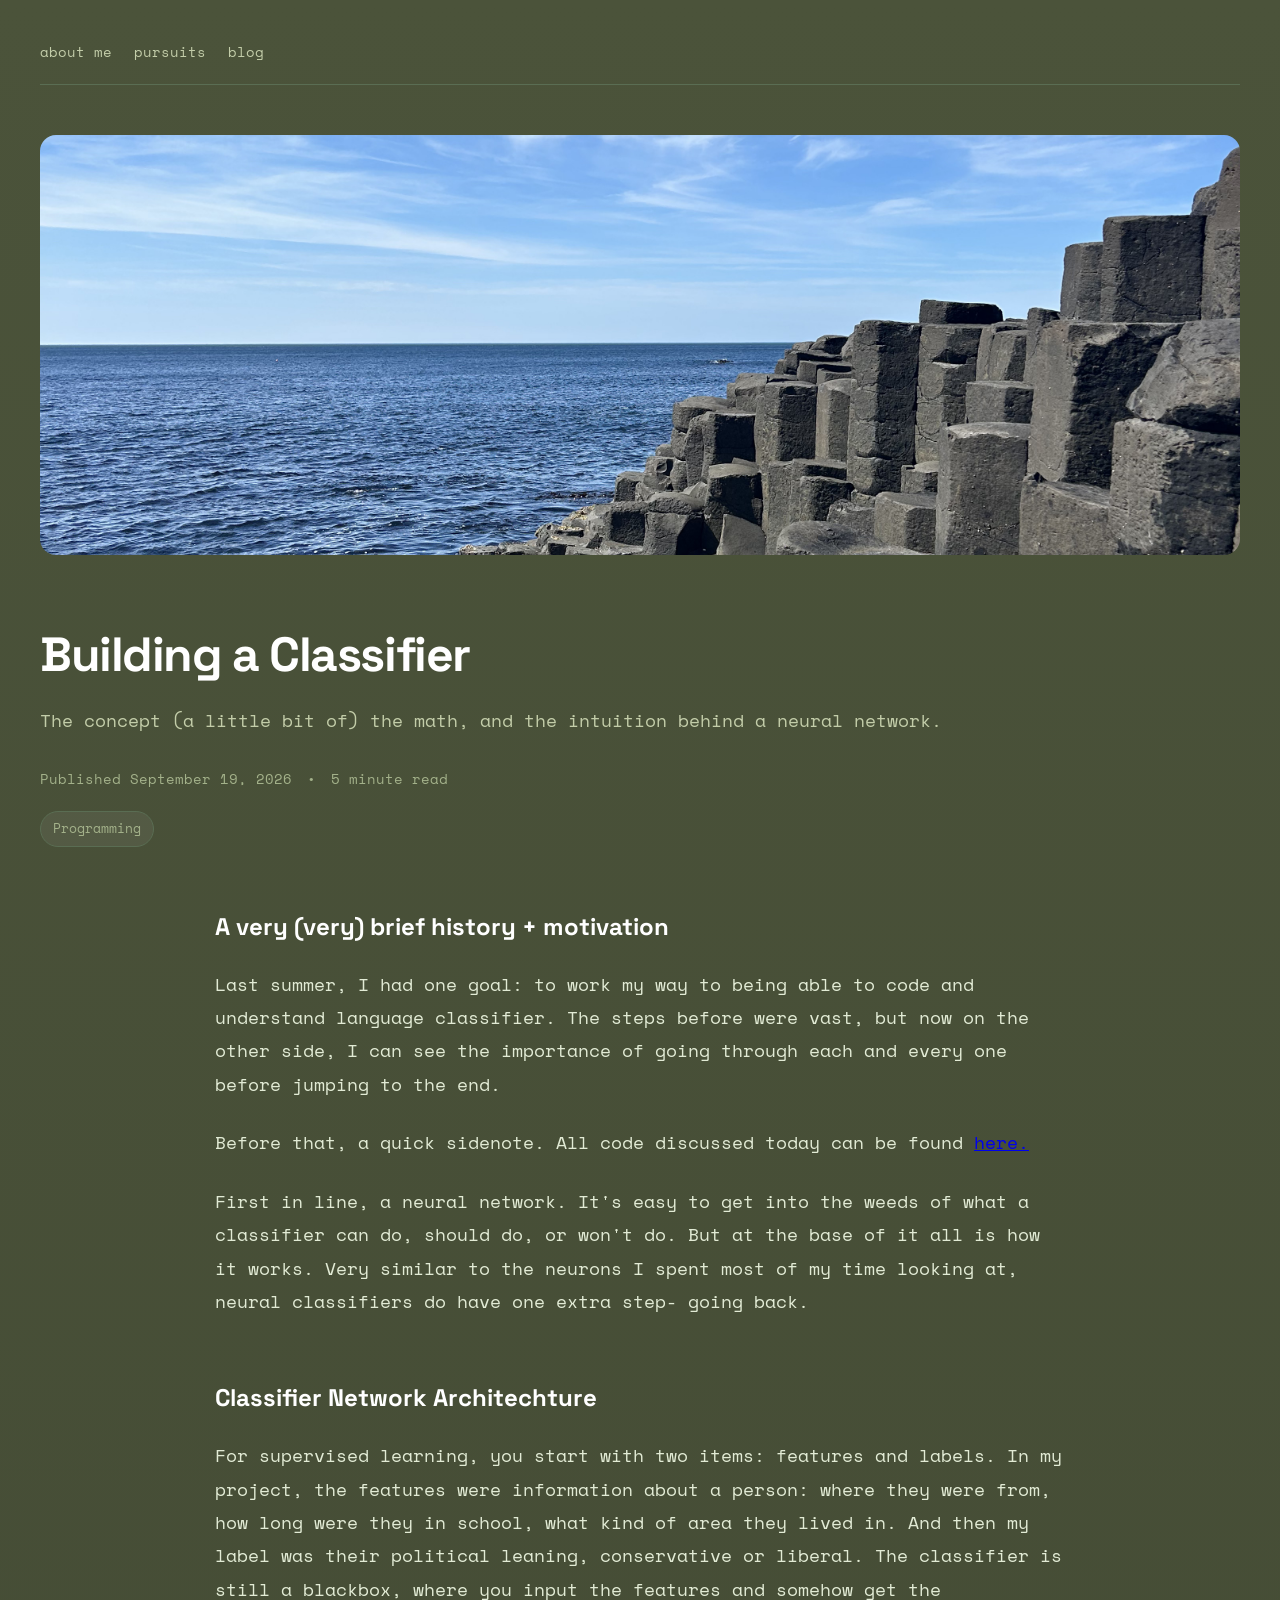
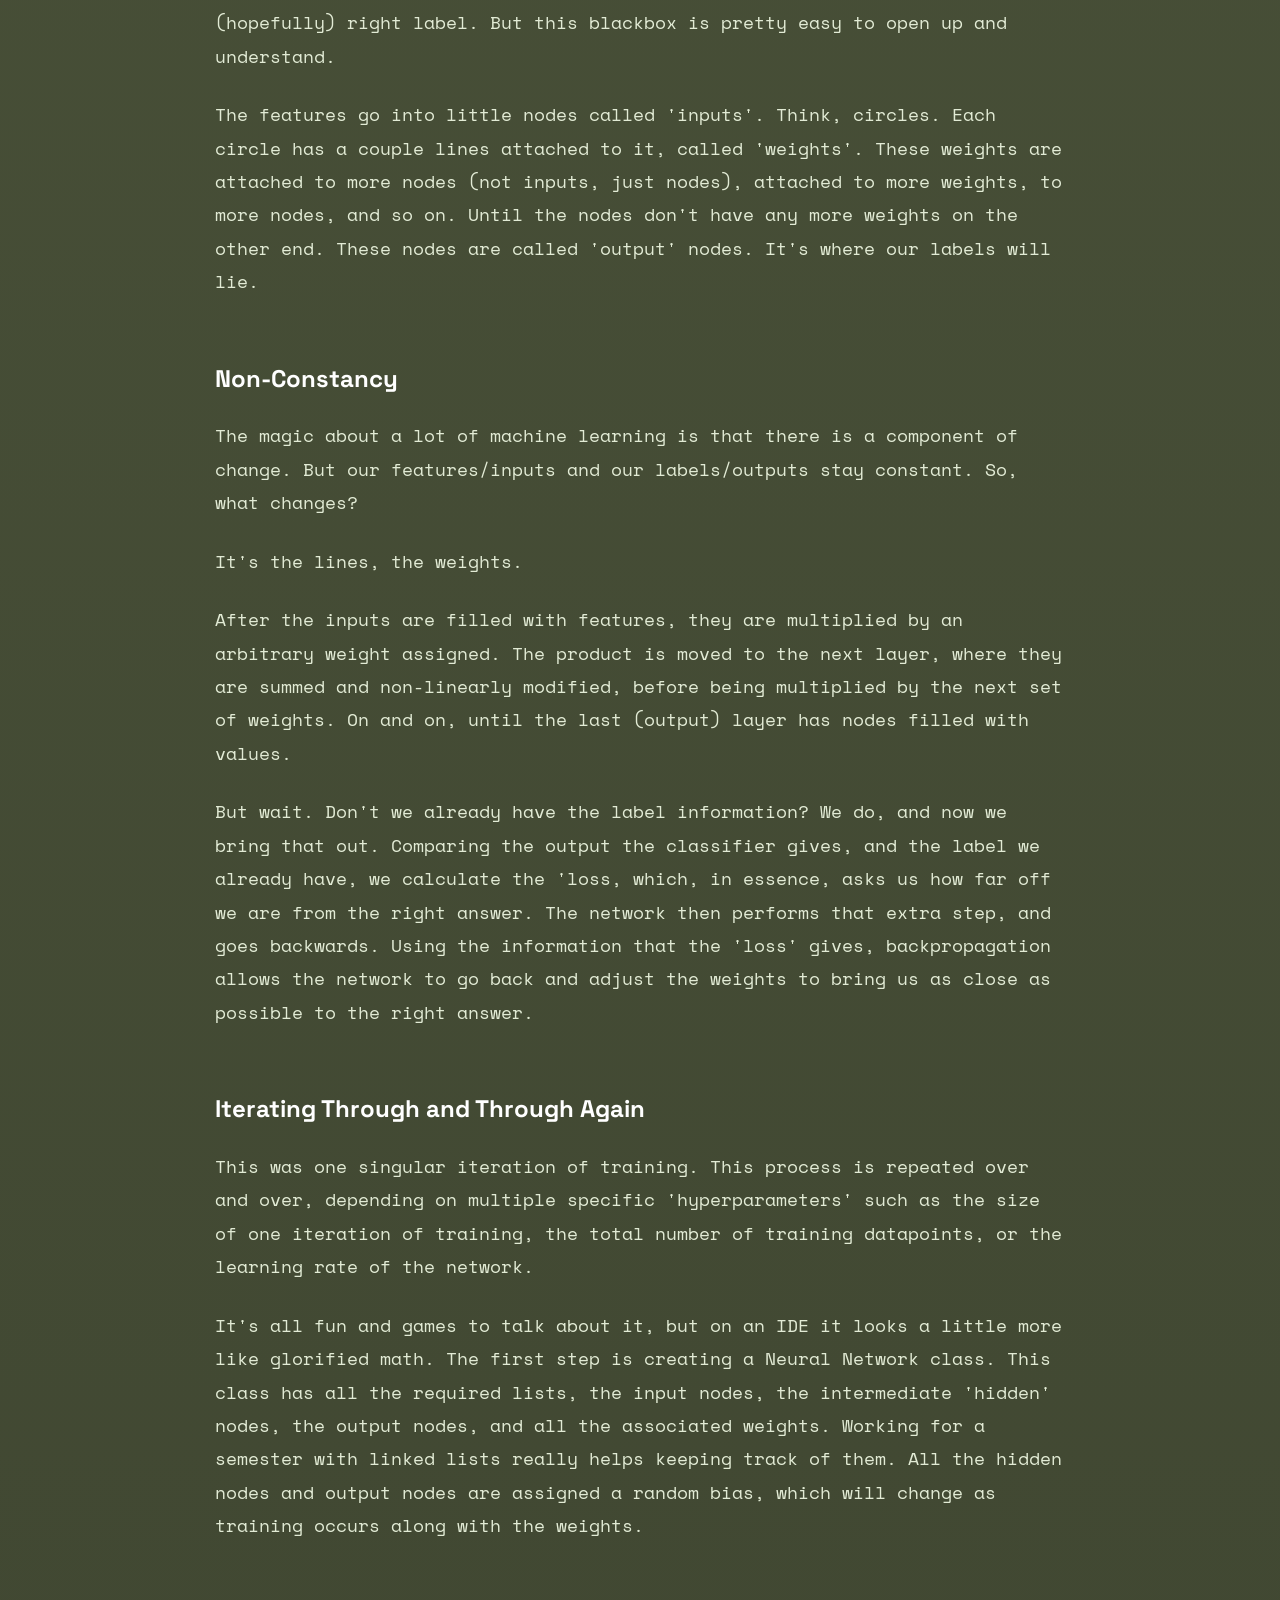
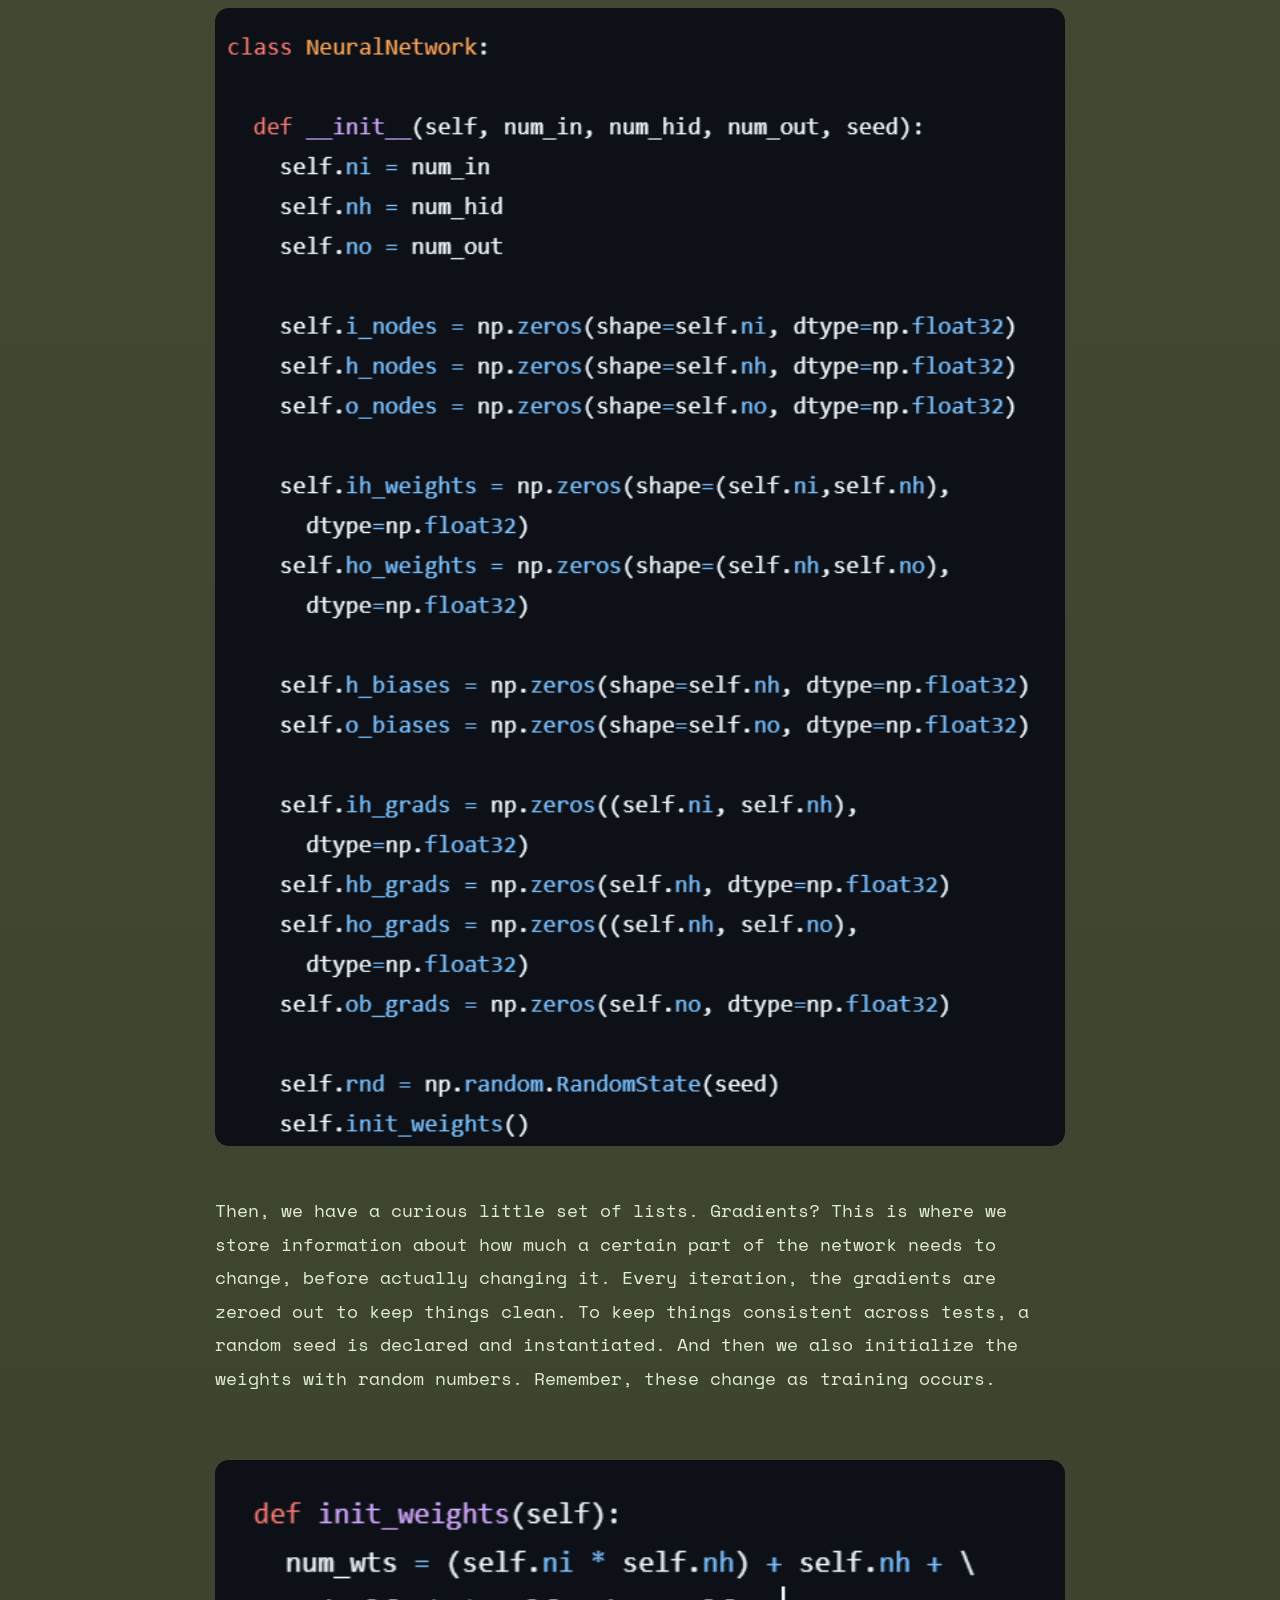
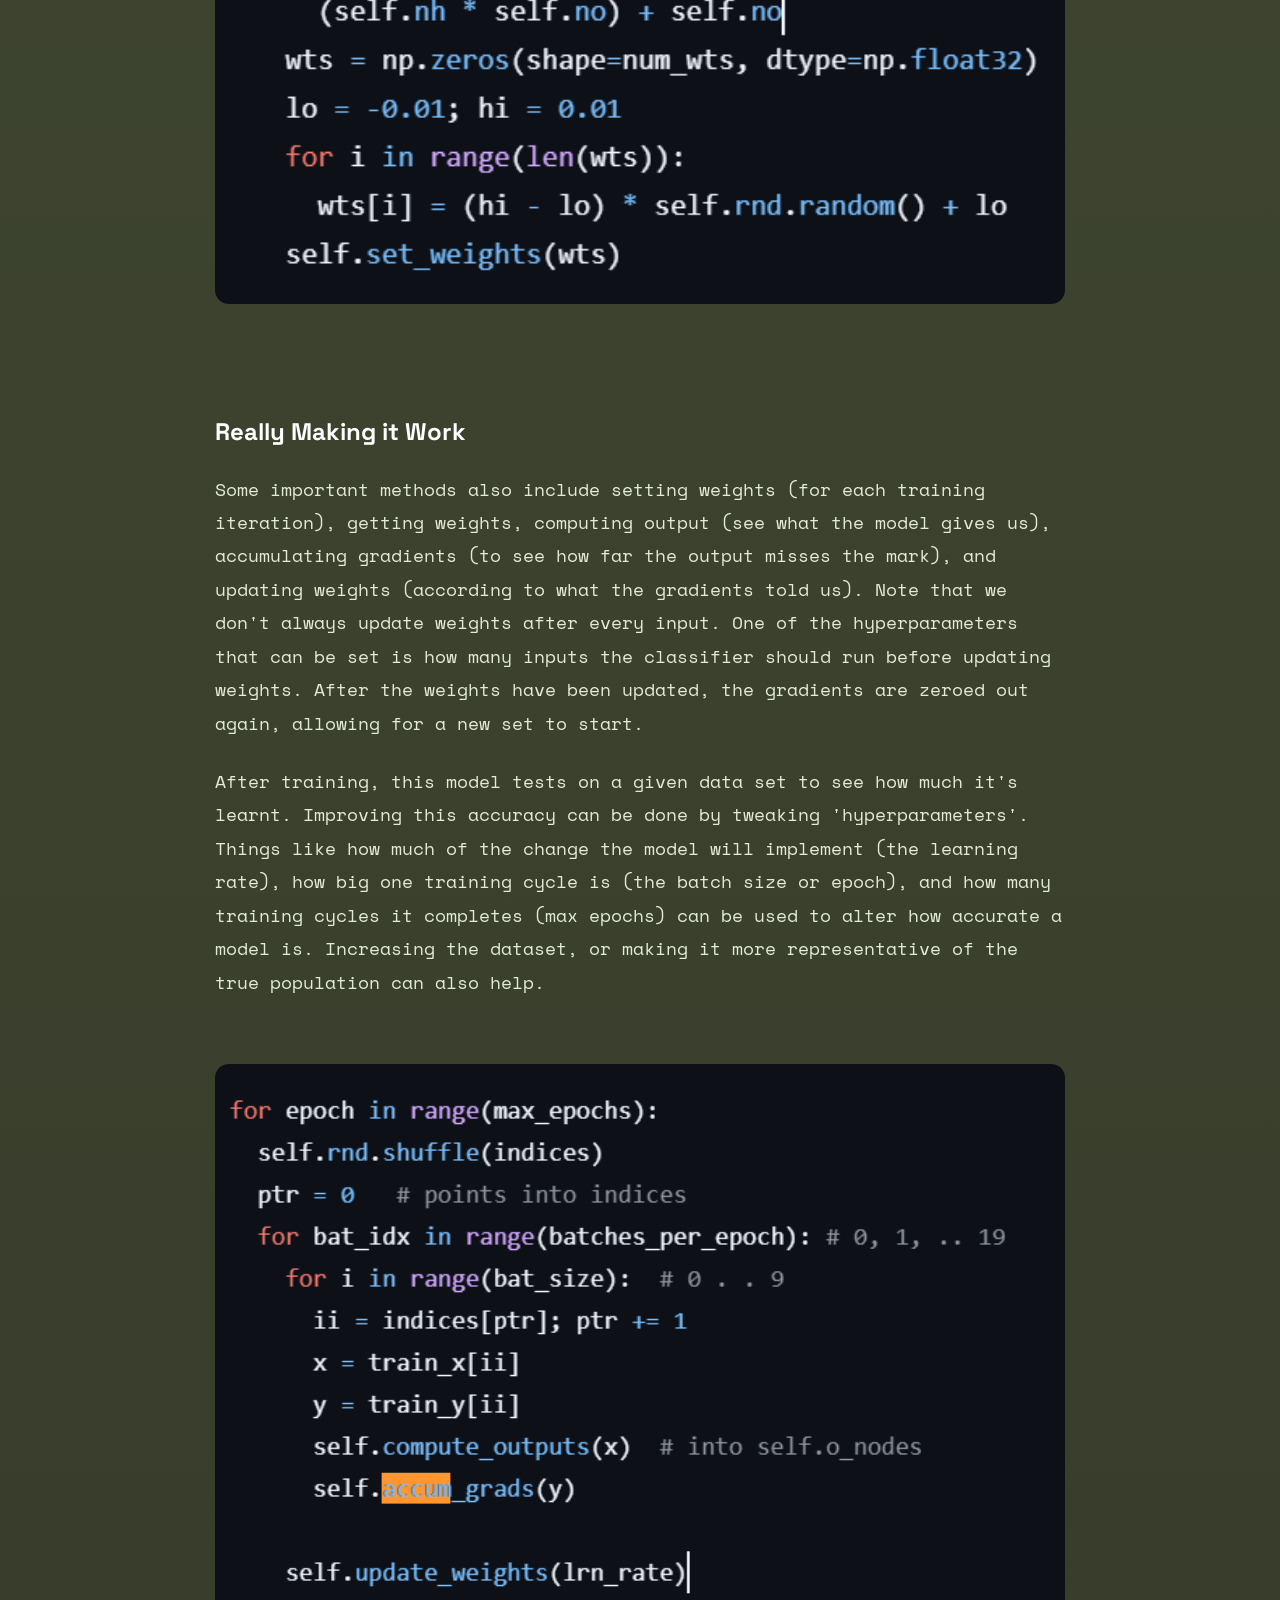
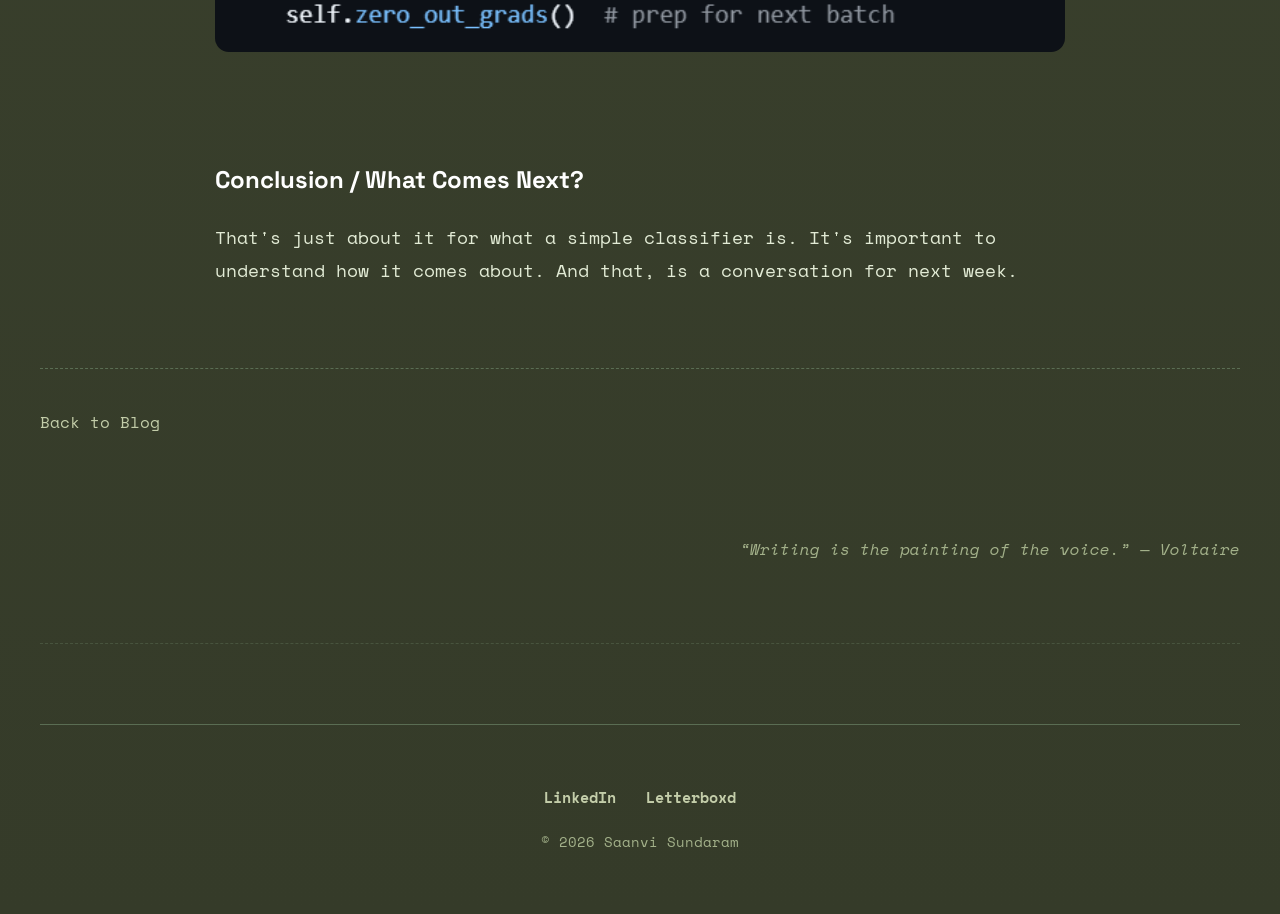
<file: posts/basic_neural.html>
<!DOCTYPE html>
<html lang="en">

<head>
    <meta charset="UTF-8">
    <meta name="viewport" content="width=device-width, initial-scale=1.0">
    <title>Neural Network | Saanvi Sundaram</title>

    <link rel="stylesheet" href="../style.css">

    <style>

        .post-cover{
            width:100%;
            height:420px;
            object-fit:cover;
            border-radius:16px;
            margin-bottom:50px;
        }

        .post-subtitle{
            color:var(--green-dark);
            font-size:1.15rem;
            margin-top:-10px;
            margin-bottom:30px;
        }

        .post-meta{
            display:flex;
            gap:15px;
            flex-wrap:wrap;
            align-items:center;
            color:var(--green-mid);
            font-size:.9rem;
            margin-bottom:20px;
        }

        .tags{
            display:flex;
            gap:10px;
            flex-wrap:wrap;
            margin-bottom:60px;
        }

        .tag{
            padding:6px 12px;
            border-radius:999px;
            border:1px solid var(--green-light);
            background:var(--soft);
            color:var(--green-mid);
            font-size:.8rem;
        }

        .blog-post{
            max-width:850px;
            margin:auto;
        }

        .blog-post h2{
            font-family:'Space Grotesk', sans-serif;
            margin-top:60px;
            margin-bottom:20px;
            color:var(--text);
        }

        .blog-post p{
            margin-bottom:25px;
            line-height:1.9;
        }

        .blog-post img{
            width:100%;
            border-radius:14px;
            margin:40px 0;
        }

        .blog-post blockquote{
            border-left:4px solid var(--green-dark);
            padding-left:20px;
            margin:40px 0;
            color:var(--green-mid);
            font-style:italic;
        }

        .post-navigation{
            display:flex;
            justify-content:space-between;
            flex-wrap:wrap;
            margin-top:80px;
            padding-top:40px;
            border-top:1px dashed var(--green-light);
        }

        .post-navigation a{
            color:var(--green-dark);
            text-decoration:none;
            transition:.3s;
        }

        .post-navigation a:hover{
            color:white;
        }

    </style>

</head>

<body>

<div class="container">

    <!-- Navigation -->

    <nav class="navbar">
        <div class="nav-right">
            <a href="../index.html">about me</a>
            <a href="../pursuits.html">pursuits</a>
            <a href="../blog.html">blog</a>
        </div>
    </nav>


    <!-- Cover Image -->

    <img
        src="../assets/rocks.jpg"
        alt="Cover Image"
        class="post-cover">


    <!-- Title -->

    <h1>Building a Classifier</h1>

    <div class="post-subtitle">
        The concept (a little bit of) the math, and the intuition behind a neural network.
    </div>


    <!-- Meta -->

    <div class="post-meta">

        <span>Published September 19, 2026</span>

        <span>•</span>

        <span id="reading-time"></span>

    </div>


    <!-- Tags -->

    <div class="tags">

        <span class="tag">Programming</span>
    </div>



    <!-- ARTICLE -->

    <article class="blog-post">

        
        <h2>A very (very) brief history + motivation</h2>
        

        <p>
            Last summer, I had one goal: to work my way to being able to code and understand language classifier. The steps before were vast, but now on the other side, I can see the importance of going through each and every one before jumping to the end. 
        </p>

        <p>
            Before that, a quick sidenote. All code discussed today can be found <a href="https://github.com/saanvisundaram/nn_experimentation/tree/main/basic_nn_and_torch/political_affiliation_nn">here.</a> 
    
        </p>

        <p>
            First in line, a neural network. It's easy to get into the weeds of what a classifier can do, should do, or won't do. But at the base of it all is how it works. Very similar to the neurons I spent most of my time looking at, neural classifiers do have one extra step- going back.
        </p>

        
        <h2>Classifier Network Architechture</h2>
        

        <p>
            For supervised learning, you start with two items: features and labels. In my project, the features were information about a person: where they were from, how long were they in school, what kind of area they lived in. And then my label was their political leaning, conservative or liberal. The classifier is still a blackbox, where you input the features and somehow get the (hopefully) right label. But this blackbox is pretty easy to open up and understand.
        </p>

        <p>
            The features go into little nodes called 'inputs'. Think, circles. Each circle has a couple lines attached to it, called 'weights'. These weights are attached to more nodes (not inputs, just nodes), attached to more weights, to more nodes, and so on. Until the nodes don't have any more weights on the other end. These nodes are called 'output' nodes. It's where our labels will lie. 
        </p>

        
        <h2>Non-Constancy</h2>
        
        
        <p>
            The magic about a lot of machine learning is that there is a component of change. But our features/inputs and our labels/outputs stay constant. So, what changes?
        </p>

        <p>
            It's the lines, the weights. 
        </p>

        <p>
            After the inputs are filled with features, they are multiplied by an arbitrary weight assigned. The product is moved to the next layer, where they are summed and non-linearly modified, before being multiplied by the next set of weights. On and on, until the last (output) layer has nodes filled with values. 
        </p>

        <p>
            But wait. Don't we already have the label information? We do, and now we bring that out. Comparing the output the classifier gives, and the label we already have, we calculate the 'loss, which, in essence, asks us how far off we are from the right answer. The network then performs that extra step, and goes backwards. Using the information that the 'loss' gives, backpropagation allows the network to go back and adjust the weights to bring us as close as possible to the right answer.
        </p>

        <h2>Iterating Through and Through Again</h2>

        <p>
            This was one singular iteration of training. This process is repeated over and over, depending on multiple specific 'hyperparameters' such as the size of one iteration of training, the total number of training datapoints, or the learning rate of the network. 
        </p>

        <p>
            It's all fun and games to talk about it, but on an IDE it looks a little more like glorified math. The first step is creating a Neural Network class. This class has all the required lists, the input nodes, the intermediate 'hidden' nodes, the output nodes, and all the associated weights. Working for a semester with linked lists really helps keeping track of them. All the hidden nodes and output nodes are assigned a random bias, which will change as training occurs along with the weights.
        </p>

        <img
            src="../assets/nn class.png"
            alt="Neural Network Class">


        <p>
            Then, we have a curious little set of lists. Gradients? This is where we store information about how much a certain part of the network needs to change, before actually changing it. Every iteration, the gradients are zeroed out to keep things clean. To keep things consistent across tests, a random seed is declared and instantiated. And then we also initialize the weights with random numbers. Remember, these change as training occurs.
        </p>
        
        <img
            src="../assets/init_weights.png"
            alt="Initializing Weights">


        <h2>Really Making it Work</h2>
        <p>
            Some important methods also include setting weights (for each training iteration), getting weights, computing output (see what the model gives us), accumulating gradients (to see how far the output misses the mark), and updating weights (according to what the gradients told us). Note that we don't always update weights after every input. One of the hyperparameters that can be set is how many inputs the classifier should run before updating weights. After the weights have been updated, the gradients are zeroed out again, allowing for a new set to start.
        </p>
        
        <p>
            After training, this model tests on a given data set to see how much it's learnt. Improving this accuracy can be done by tweaking 'hyperparameters'. Things like how much of the change the model will implement (the learning rate), how big one training cycle is (the batch size or epoch), and how many training cycles it completes (max epochs) can be used to alter how accurate a model is. Increasing the dataset, or making it more representative of the true population can also help.
        </p>

        <img
            src="../assets/hyperparameters.png"
            alt="Hyperparameters">

        
        <h2>Conclusion / What Comes Next?</h2>
        
        <p>
            That's just about it for what a simple classifier is. It's important to understand how it comes about. And that, is a conversation for next week.
        </p>
    </article>



    <!-- Bottom Navigation -->

    <div class="post-navigation">
        <a href="../blog.html">
            Back to Blog
        </a>
    </div>



    <div class="page-quote">
        “Writing is the painting of the voice.” — Voltaire
    </div>


    <hr class="section-divider">


    <footer class="portfolio-footer">
      <div class="social-links">
        <a href="https://www.linkedin.com/in/saanvi-sundaram" target="_blank" rel="noopener noreferrer">LinkedIn</a>
        <a href="https://letterboxd.com/_sunv_/" target="_blank" rel="noopener noreferrer">Letterboxd</a>
      </div>
      <p class="footer-credit">&copy; 2026 Saanvi Sundaram</p>
    </footer>

</div>



<script>

const article = document.querySelector(".blog-post");

const words = article.innerText.trim().split(/\s+/).length;

const minutes = Math.max(1, Math.ceil(words / 200));

document.getElementById("reading-time").textContent =
`${minutes} minute read`;

</script>

</body>
</html>
</file>
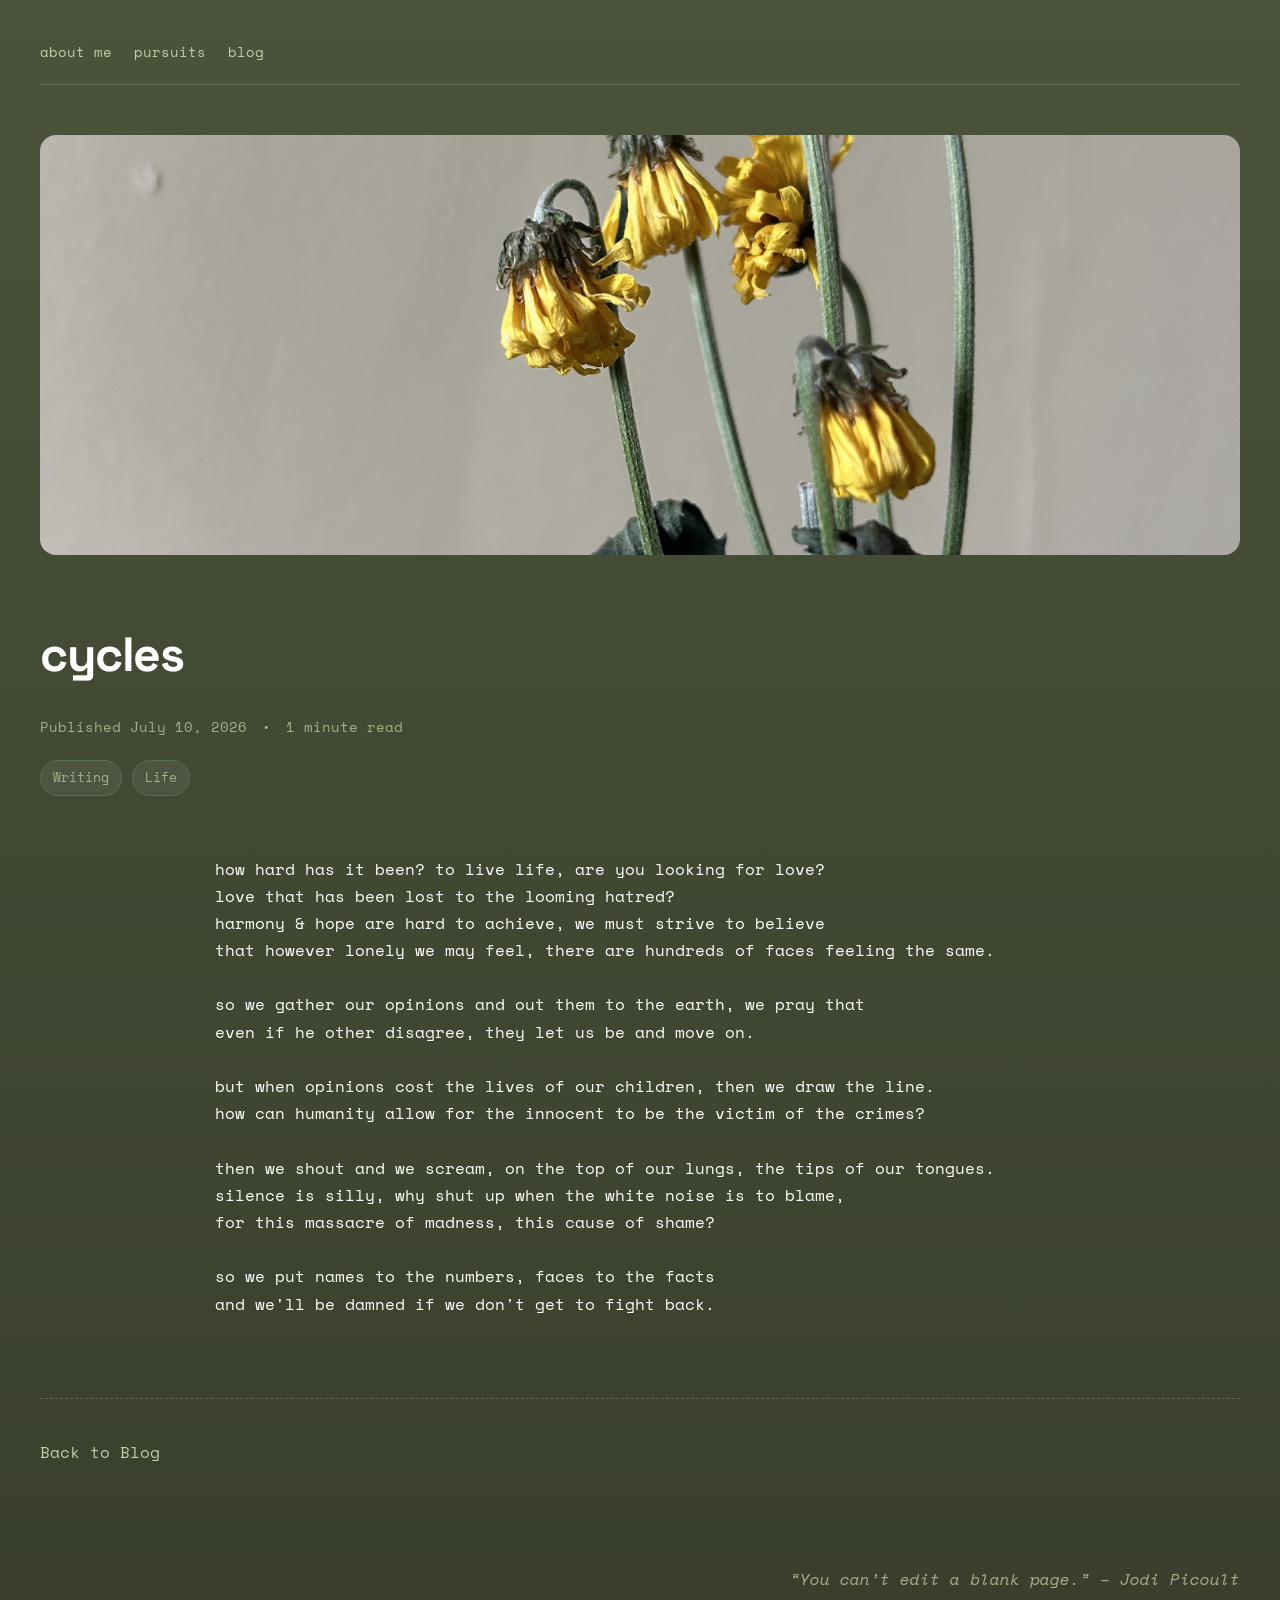
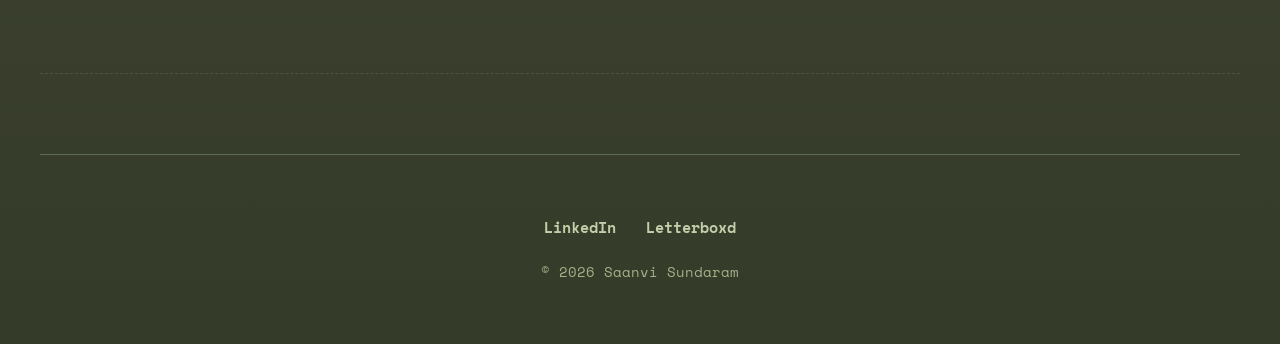
<file: posts/cycles.html>
<!DOCTYPE html>
<html lang="en">

<head>
    <meta charset="UTF-8">
    <meta name="viewport" content="width=device-width, initial-scale=1.0">
    <title> cycles | Saanvi Sundaram</title>

    <link rel="stylesheet" href="../style.css">

    <style>

        .post-cover{
            width:100%;
            height:420px;
            object-fit:cover;
            border-radius:16px;
            margin-bottom:50px;
        }

        .post-subtitle{
            color:var(--green-dark);
            font-size:1.15rem;
            margin-top:-10px;
            margin-bottom:30px;
        }

        .post-meta{
            display:flex;
            gap:15px;
            flex-wrap:wrap;
            align-items:center;
            color:var(--green-mid);
            font-size:.9rem;
            margin-bottom:20px;
        }

        .tags{
            display:flex;
            gap:10px;
            flex-wrap:wrap;
            margin-bottom:60px;
        }

        .tag{
            padding:6px 12px;
            border-radius:999px;
            border:1px solid var(--green-light);
            background:var(--soft);
            color:var(--green-mid);
            font-size:.8rem;
        }

        .blog-post{
            max-width:850px;
            margin:auto;
        }

        .blog-post h2{
            font-family:'Space Grotesk', sans-serif;
            margin-top:60px;
            margin-bottom:20px;
            color:var(--text);
        }

        .blog-post p{
            margin-bottom:25px;
            line-height:1.9;
        }

        .blog-post img{
            width:100%;
            border-radius:14px;
            margin:40px 0;
        }

        .blog-post blockquote{
            border-left:4px solid var(--green-dark);
            padding-left:20px;
            margin:40px 0;
            color:var(--green-mid);
            font-style:italic;
        }

        .post-navigation{
            display:flex;
            justify-content:space-between;
            flex-wrap:wrap;
            margin-top:80px;
            padding-top:40px;
            border-top:1px dashed var(--green-light);
        }

        .post-navigation a{
            color:var(--green-dark);
            text-decoration:none;
            transition:.3s;
        }

        .post-navigation a:hover{
            color:white;
        }

    </style>

</head>

<body>

<div class="container">

    <!-- Navigation -->

    <nav class="navbar">
        <div class="nav-right">
            <a href="../index.html">about me</a>
            <a href="../pursuits.html">pursuits</a>
            <a href="../blog.html">blog</a>
        </div>
    </nav>


    <!-- Cover Image -->

    <img
        src="../assets/flowers.jpg"
        alt="Cover Image"
        class="post-cover">


    <!-- Title -->

    <h1>cycles</h1>

    <!-- <div class="post-subtitle">
        
    </div> -->


    <!-- Meta -->

    <div class="post-meta">

        <span>Published July 10, 2026</span>

        <span>•</span>

        <span id="reading-time"></span>

    </div>


    <!-- Tags -->

    <div class="tags">

        <span class="tag">Writing</span>

        <span class="tag">Life</span>

    </div>



    <!-- ARTICLE -->

    <article class="blog-post">

        how hard has it been? to live life, are you looking for love? <br>
        love that has been lost to the looming hatred? <br>
        harmony & hope are hard to achieve, we must strive to believe <br>
        that however lonely we may feel, there are hundreds of faces feeling the same. <br> <br>

        so we gather our opinions and out them to the earth, we pray that <br>
        even if he other disagree, they let us be and move on. <br> <br>

        but when opinions cost the lives of our children, then we draw the line. <br>
        how can humanity allow for the innocent to be the victim of the crimes? <br> <br>

        then we shout and we scream, on the top of our lungs, the tips of our tongues. <br>
        silence is silly, why shut up when the white noise is to blame, <br>
        for this massacre of madness, this cause of shame? <br> <br>

        so we put names to the numbers, faces to the facts <br>
        and we'll be damned if we don't get to fight back. <br>


    </article>



    <!-- Bottom Navigation -->

    <div class="post-navigation">
        <a href="../blog.html">
            Back to Blog
        </a>
    </div>



    <div class="page-quote">
        “You can’t edit a blank page.” – Jodi Picoult
    </div>


    <hr class="section-divider">


    <footer class="portfolio-footer">
      <div class="social-links">
        <a href="https://www.linkedin.com/in/saanvi-sundaram" target="_blank" rel="noopener noreferrer">LinkedIn</a>
        <a href="https://letterboxd.com/_sunv_/" target="_blank" rel="noopener noreferrer">Letterboxd</a>
      </div>
      <p class="footer-credit">&copy; 2026 Saanvi Sundaram</p>
    </footer>

</div>



<script>

const article = document.querySelector(".blog-post");

const words = article.innerText.trim().split(/\s+/).length;

const minutes = Math.max(1, Math.ceil(words / 200));

document.getElementById("reading-time").textContent =
`${minutes} minute read`;

</script>

</body>
</html>
</file>
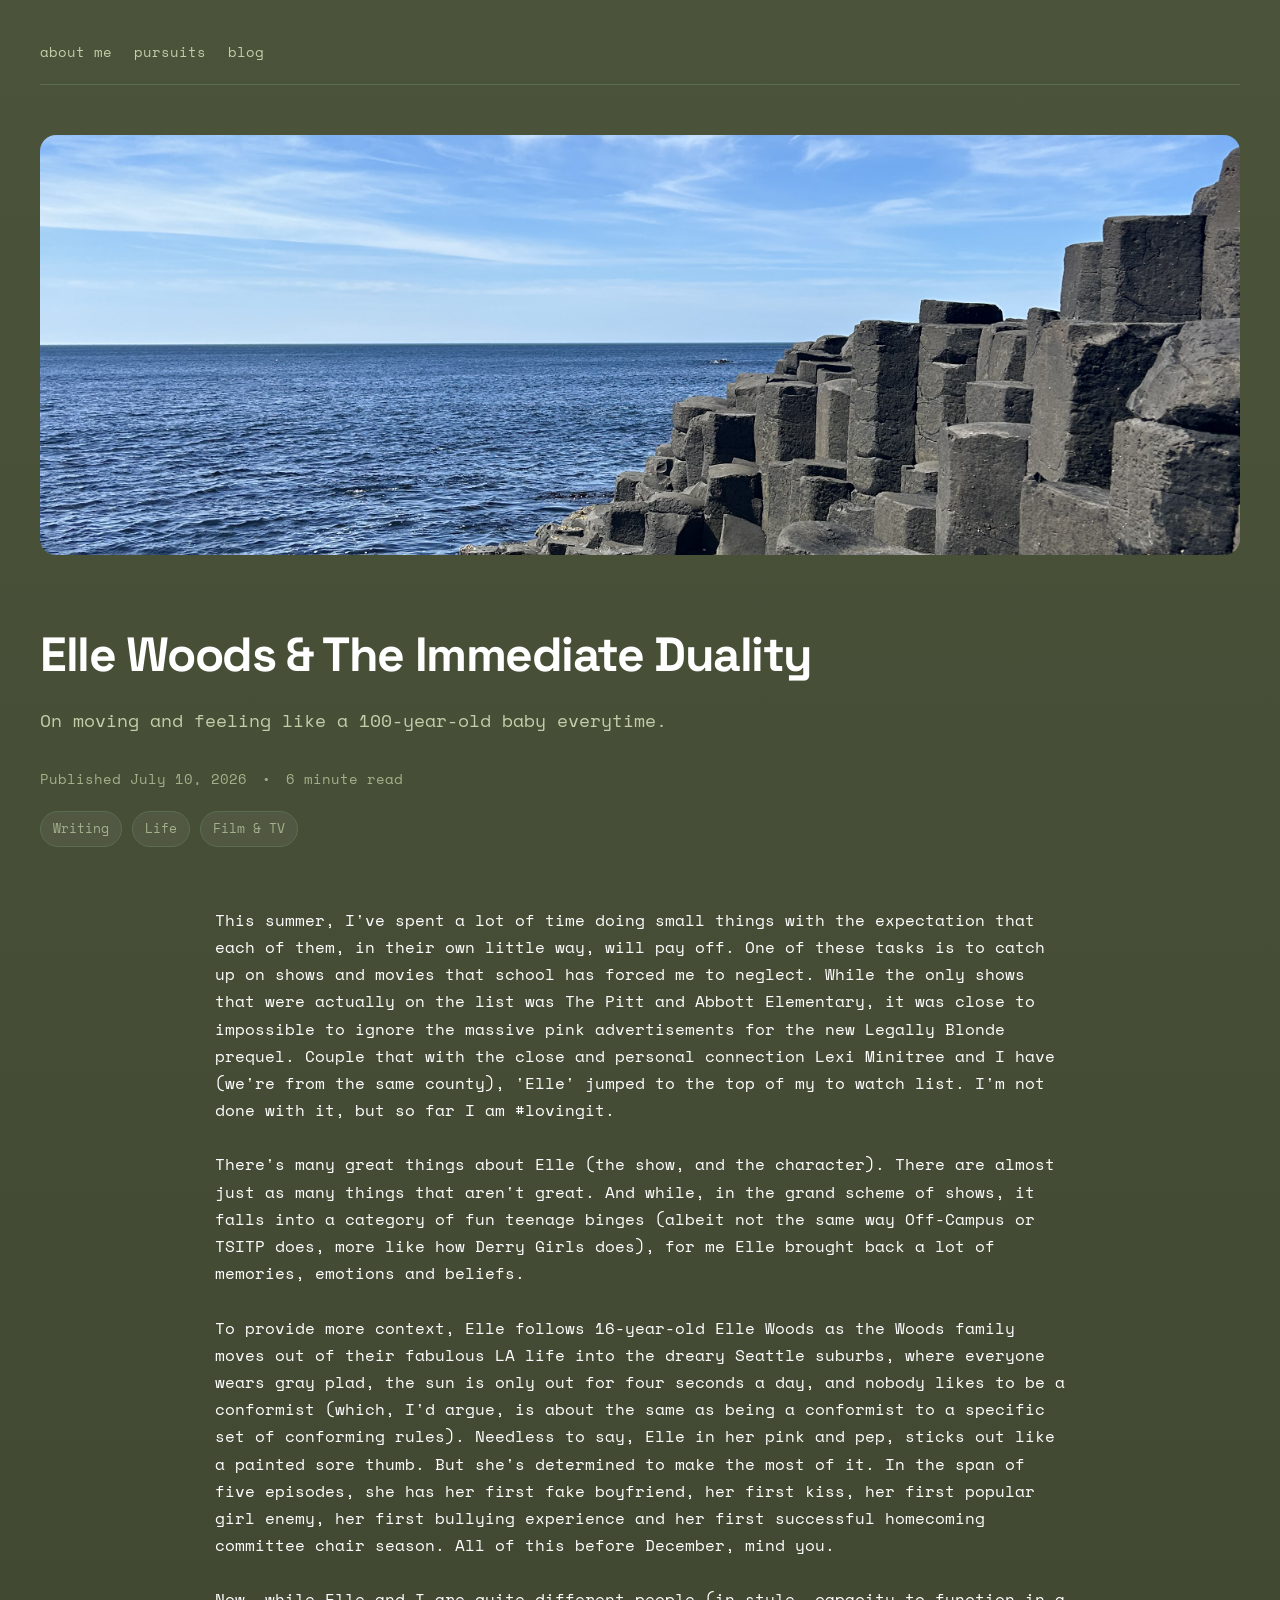
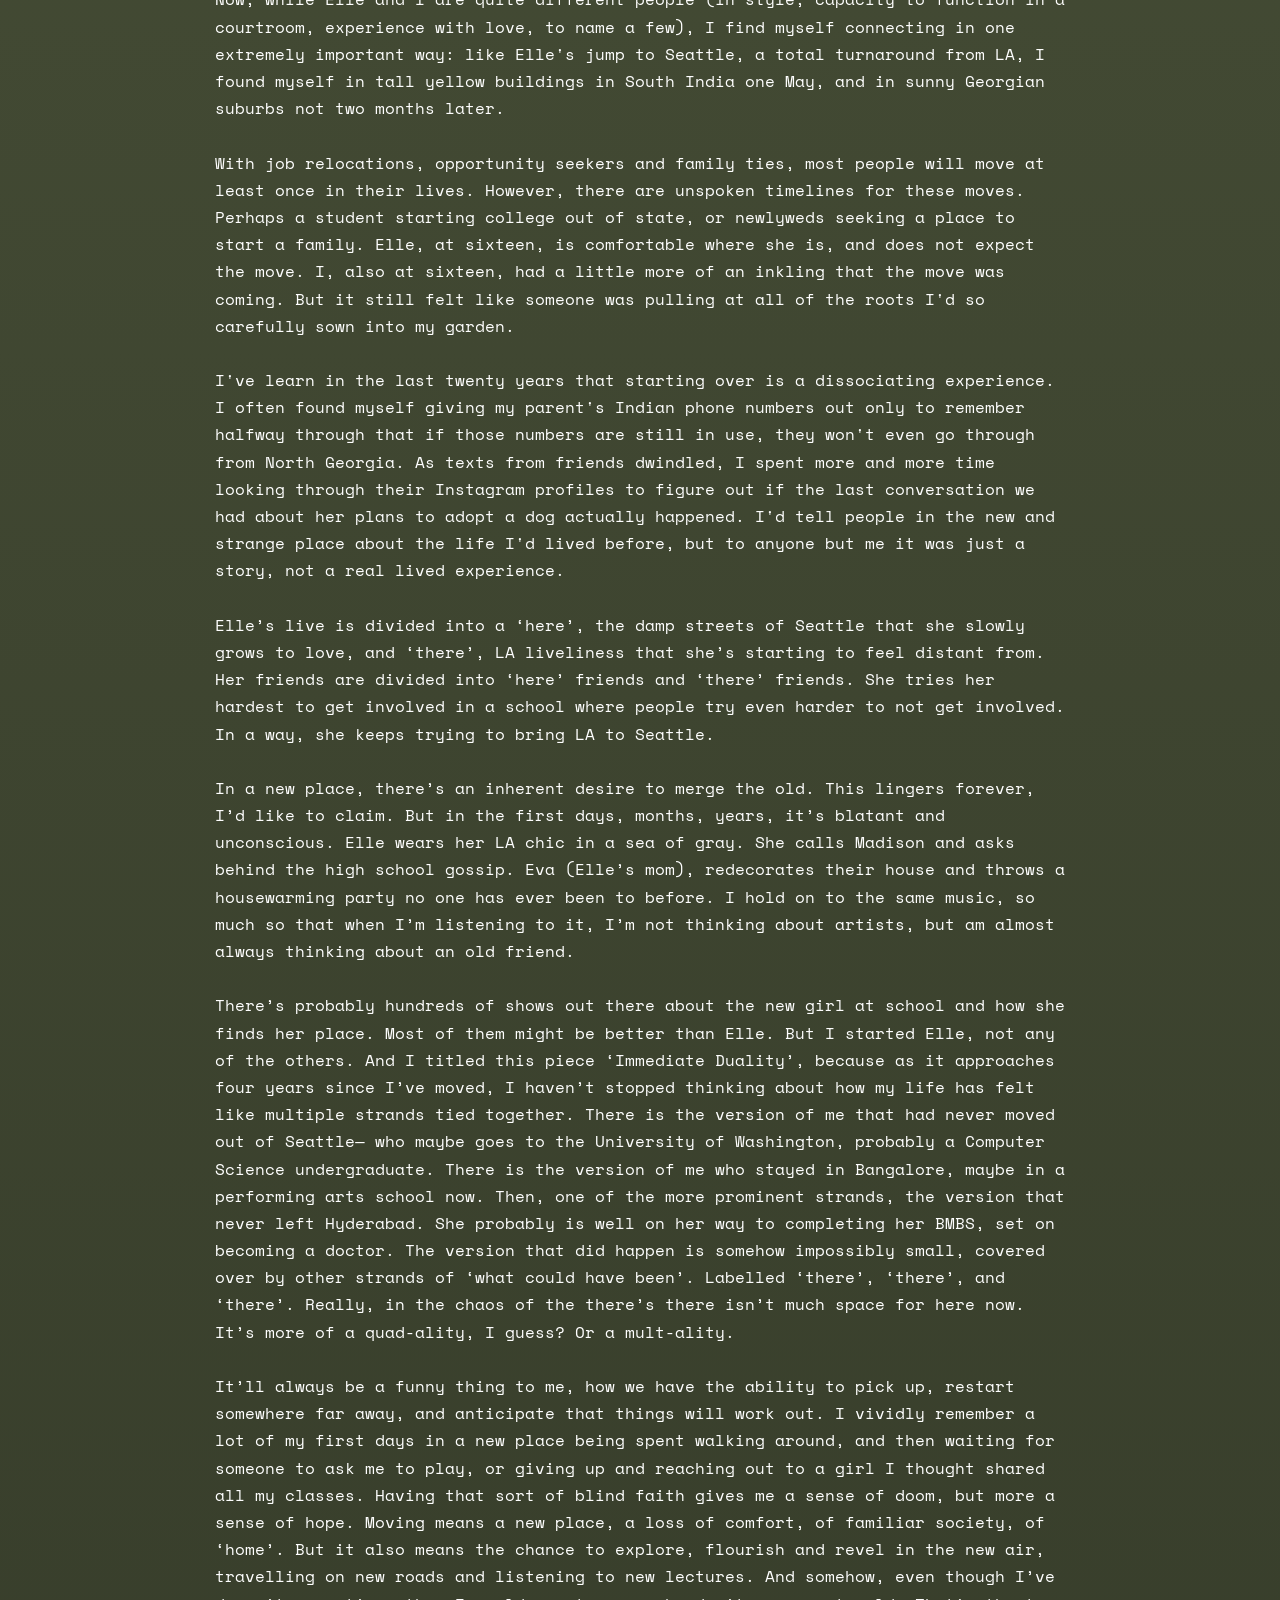
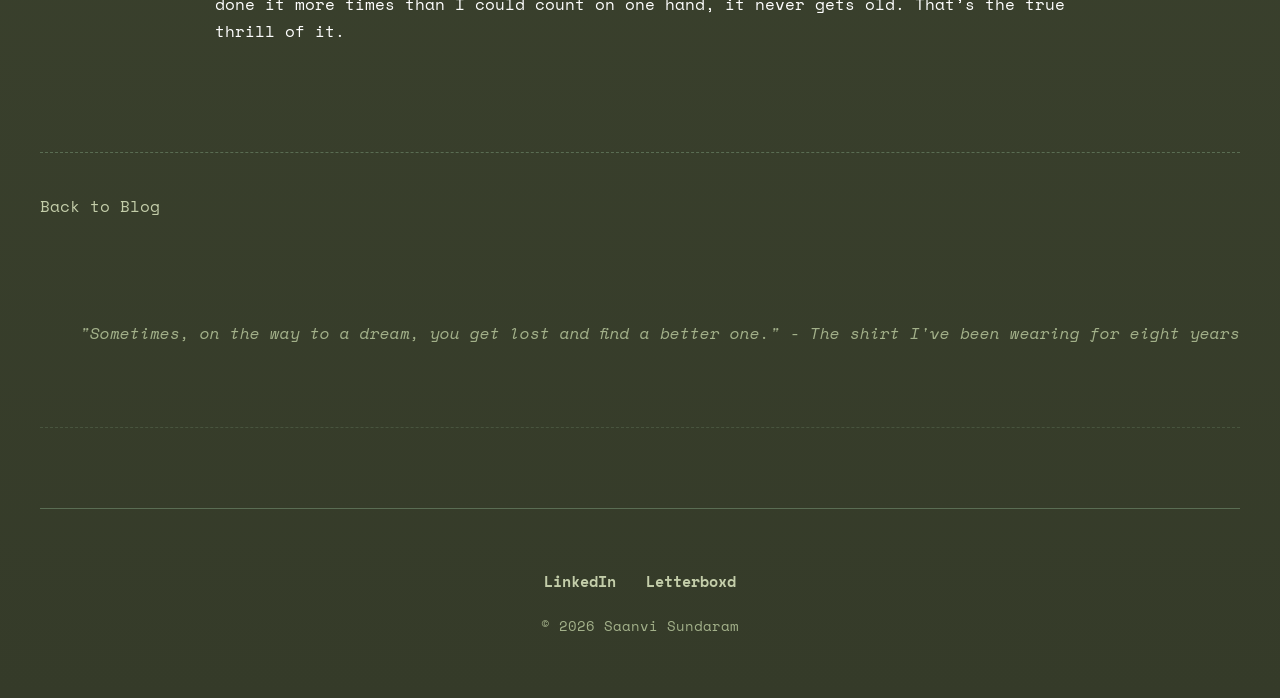
<file: posts/elle_woods.html>
<!DOCTYPE html>
<html lang="en">

<head>
    <meta charset="UTF-8">
    <meta name="viewport" content="width=device-width, initial-scale=1.0">
    <title>Immediate Duality | Saanvi Sundaram</title>

    <link rel="stylesheet" href="../style.css">

    <style>

        .post-cover{
            width:100%;
            height:420px;
            object-fit:cover;
            border-radius:16px;
            margin-bottom:50px;
        }

        .post-subtitle{
            color:var(--green-dark);
            font-size:1.15rem;
            margin-top:-10px;
            margin-bottom:30px;
        }

        .post-meta{
            display:flex;
            gap:15px;
            flex-wrap:wrap;
            align-items:center;
            color:var(--green-mid);
            font-size:.9rem;
            margin-bottom:20px;
        }

        .tags{
            display:flex;
            gap:10px;
            flex-wrap:wrap;
            margin-bottom:60px;
        }

        .tag{
            padding:6px 12px;
            border-radius:999px;
            border:1px solid var(--green-light);
            background:var(--soft);
            color:var(--green-mid);
            font-size:.8rem;
        }

        .blog-post{
            max-width:850px;
            margin:auto;
        }

        .blog-post h2{
            font-family:'Space Grotesk', sans-serif;
            margin-top:60px;
            margin-bottom:20px;
            color:var(--text);
        }

        .blog-post p{
            margin-bottom:25px;
            line-height:1.9;
        }

        .blog-post img{
            width:100%;
            border-radius:14px;
            margin:40px 0;
        }

        .blog-post blockquote{
            border-left:4px solid var(--green-dark);
            padding-left:20px;
            margin:40px 0;
            color:var(--green-mid);
            font-style:italic;
        }

        .post-navigation{
            display:flex;
            justify-content:space-between;
            flex-wrap:wrap;
            margin-top:80px;
            padding-top:40px;
            border-top:1px dashed var(--green-light);
        }

        .post-navigation a{
            color:var(--green-dark);
            text-decoration:none;
            transition:.3s;
        }

        .post-navigation a:hover{
            color:white;
        }

    </style>

</head>

<body>

<div class="container">

    <!-- Navigation -->

    <nav class="navbar">
        <div class="nav-right">
            <a href="../index.html">about me</a>
            <a href="../pursuits.html">pursuits</a>
            <a href="../blog.html">blog</a>
        </div>
    </nav>


    <!-- Cover Image -->

    <img
        src="../assets/rocks.jpg"
        alt="Cover Image"
        class="post-cover">


    <!-- Title -->

    <h1>Elle Woods & The Immediate Duality</h1>

    <div class="post-subtitle">
        On moving and feeling like a 100-year-old baby everytime.
    </div>


    <!-- Meta -->

    <div class="post-meta">

        <span>Published July 10, 2026</span>

        <span>•</span>

        <span id="reading-time"></span>

    </div>


    <!-- Tags -->

    <div class="tags">

        <span class="tag">Writing</span>

        <span class="tag">Life</span>

        <span class="tag">Film & TV</span>

    </div>



    <!-- ARTICLE -->

    <article class="blog-post">

        This summer, I've spent a lot of time doing small things with the expectation that each of them, 
        in their own little way, will pay off. One of these tasks is to catch up on shows and movies that 
        school has forced me to neglect. While the only shows that were actually on the list was The Pitt 
        and Abbott Elementary, it was close to impossible to ignore the massive pink advertisements for 
        the new Legally Blonde prequel. Couple that with the close and personal connection Lexi Minitree 
        and I have (we're from the same county), 'Elle' jumped to the top of my to watch list. I'm not 
        done with it, but so far I am #lovingit. <br><br>

        There's many great things about Elle (the show, and the character). There are almost just as many 
        things that aren't great. And while, in the grand scheme of shows, it falls into a category of fun 
        teenage binges (albeit not the same way Off-Campus or TSITP does, more like how Derry Girls does), 
        for me Elle brought back a lot of memories, emotions and beliefs. <br><br>

        To provide more context, Elle follows 16-year-old Elle Woods as the Woods family moves out of their 
        fabulous LA life into the dreary Seattle suburbs, where everyone wears gray plad, the sun is only 
        out for four seconds a day, and nobody likes to be a conformist (which, I'd argue, is about the 
        same as being a conformist to a specific set of conforming rules). Needless to say, Elle in her pink 
        and pep, sticks out like a painted sore thumb. But she's determined to make the most of it. In the 
        span of five episodes, she has her first fake boyfriend, her first kiss, her first popular girl 
        enemy, her first bullying experience and her first successful homecoming committee chair season. All 
        of this before December, mind you. <br><br>

        Now, while Elle and I are quite different people (in style, capacity to function in a courtroom, 
        experience with love, to name a few), I find myself connecting in one extremely important way: like 
        Elle's jump to Seattle, a total turnaround from LA, I found myself in tall yellow buildings in South 
        India one May, and in sunny Georgian suburbs not two months later. <br><br>

        With job relocations, opportunity seekers and family ties, most people will move at least once in their 
        lives. However, there are unspoken timelines for these moves. Perhaps a student starting college out 
        of state, or newlyweds seeking a place to start a family. Elle, at sixteen, is comfortable where she is, 
        and does not expect the move. I, also at sixteen, had a little more of an inkling that the move was 
        coming. But it still felt like someone was pulling at all of the roots I'd so carefully sown into my garden. <br><br>

        I've learn in the last twenty years that starting over is a dissociating experience. I often found myself 
        giving my parent's Indian phone numbers out only to remember halfway through that if those numbers are 
        still in use, they won't even go through from North Georgia. As texts from friends dwindled, I spent more 
        and more time looking through their Instagram profiles to figure out if the last conversation we had about 
        her plans to adopt a dog actually happened. I'd tell people in the new and strange place about the life I'd 
        lived before, but to anyone but me it was just a story, not a real lived experience. <br><br>

        Elle’s live is divided into a ‘here’, the damp streets of Seattle that she slowly grows to love, and ‘there’, 
        LA liveliness that she’s starting to feel distant from. Her friends are divided into ‘here’ friends and 
        ‘there’ friends. She tries her hardest to get involved in a school where people try even harder to not get 
        involved. In a way, she keeps trying to bring LA to Seattle. <br><br>

        In a new place, there’s an inherent desire to merge the old. This lingers forever, I’d like to claim. But in 
        the first days, months, years, it’s blatant and unconscious. Elle wears her LA chic in a sea of gray. She calls 
        Madison and asks behind the high school gossip. Eva (Elle’s mom), redecorates their house and throws a 
        housewarming party no one has ever been to before. I hold on to the same music, so much so that when I’m 
        listening to it, I’m not thinking about artists, but am almost always thinking about an old friend. <br><br>

        There’s probably hundreds of shows out there about the new girl at school and how she finds her place. Most of 
        them might be better than Elle. But I started Elle, not any of the others. And I titled this piece ‘Immediate 
        Duality’, because as it approaches four years since I’ve moved, I haven’t stopped thinking about how my life 
        has felt like multiple strands tied together. There is the version of me that had never moved out of Seattle— 
        who maybe goes to the University of Washington, probably a Computer Science undergraduate. There is the version 
        of me who stayed in Bangalore, maybe in a performing arts school now. Then, one of the more prominent strands, 
        the version that never left Hyderabad. She probably is well on her way to completing her BMBS, set on becoming 
        a doctor. The version that did happen is somehow impossibly small, covered over by other strands of ‘what could 
        have been’. Labelled ‘there’, ‘there’, and ‘there’. Really, in the chaos of the there’s there isn’t much space 
        for here now. It’s more of a quad-ality, I guess? Or a mult-ality. <br><br>

        It’ll always be a funny thing to me, how we have the ability to pick up, restart somewhere far away, and 
        anticipate that things will work out. I vividly remember a lot of my first days in a new place being spent 
        walking around, and then waiting for someone to ask me to play, or giving up and reaching out to a girl I 
        thought shared all my classes. Having that sort of blind faith gives me a sense of doom, but more a sense 
        of hope. Moving means a new place, a loss of comfort, of familiar society, of ‘home’. But it also means the 
        chance to explore, flourish and revel in the new air, travelling on new roads and listening to new lectures. 
         And somehow, even though I’ve done it more times than I could count on one hand, it never gets old. That’s 
         the true thrill of it. <br><br>

    </article>



    <!-- Bottom Navigation -->

    <div class="post-navigation">
        <a href="../blog.html">
            Back to Blog
        </a>
    </div>



    <div class="page-quote">
        "Sometimes, on the way to a dream, you get lost and find a better one." - The shirt I've been wearing for eight years
    </div>


    <hr class="section-divider">


    <footer class="portfolio-footer">
      <div class="social-links">
        <a href="https://www.linkedin.com/in/saanvi-sundaram" target="_blank" rel="noopener noreferrer">LinkedIn</a>
        <a href="https://letterboxd.com/_sunv_/" target="_blank" rel="noopener noreferrer">Letterboxd</a>
      </div>
      <p class="footer-credit">&copy; 2026 Saanvi Sundaram</p>
    </footer>

</div>



<script>

const article = document.querySelector(".blog-post");

const words = article.innerText.trim().split(/\s+/).length;

const minutes = Math.max(1, Math.ceil(words / 200));

document.getElementById("reading-time").textContent =
`${minutes} minute read`;

</script>

</body>
</html>
</file>
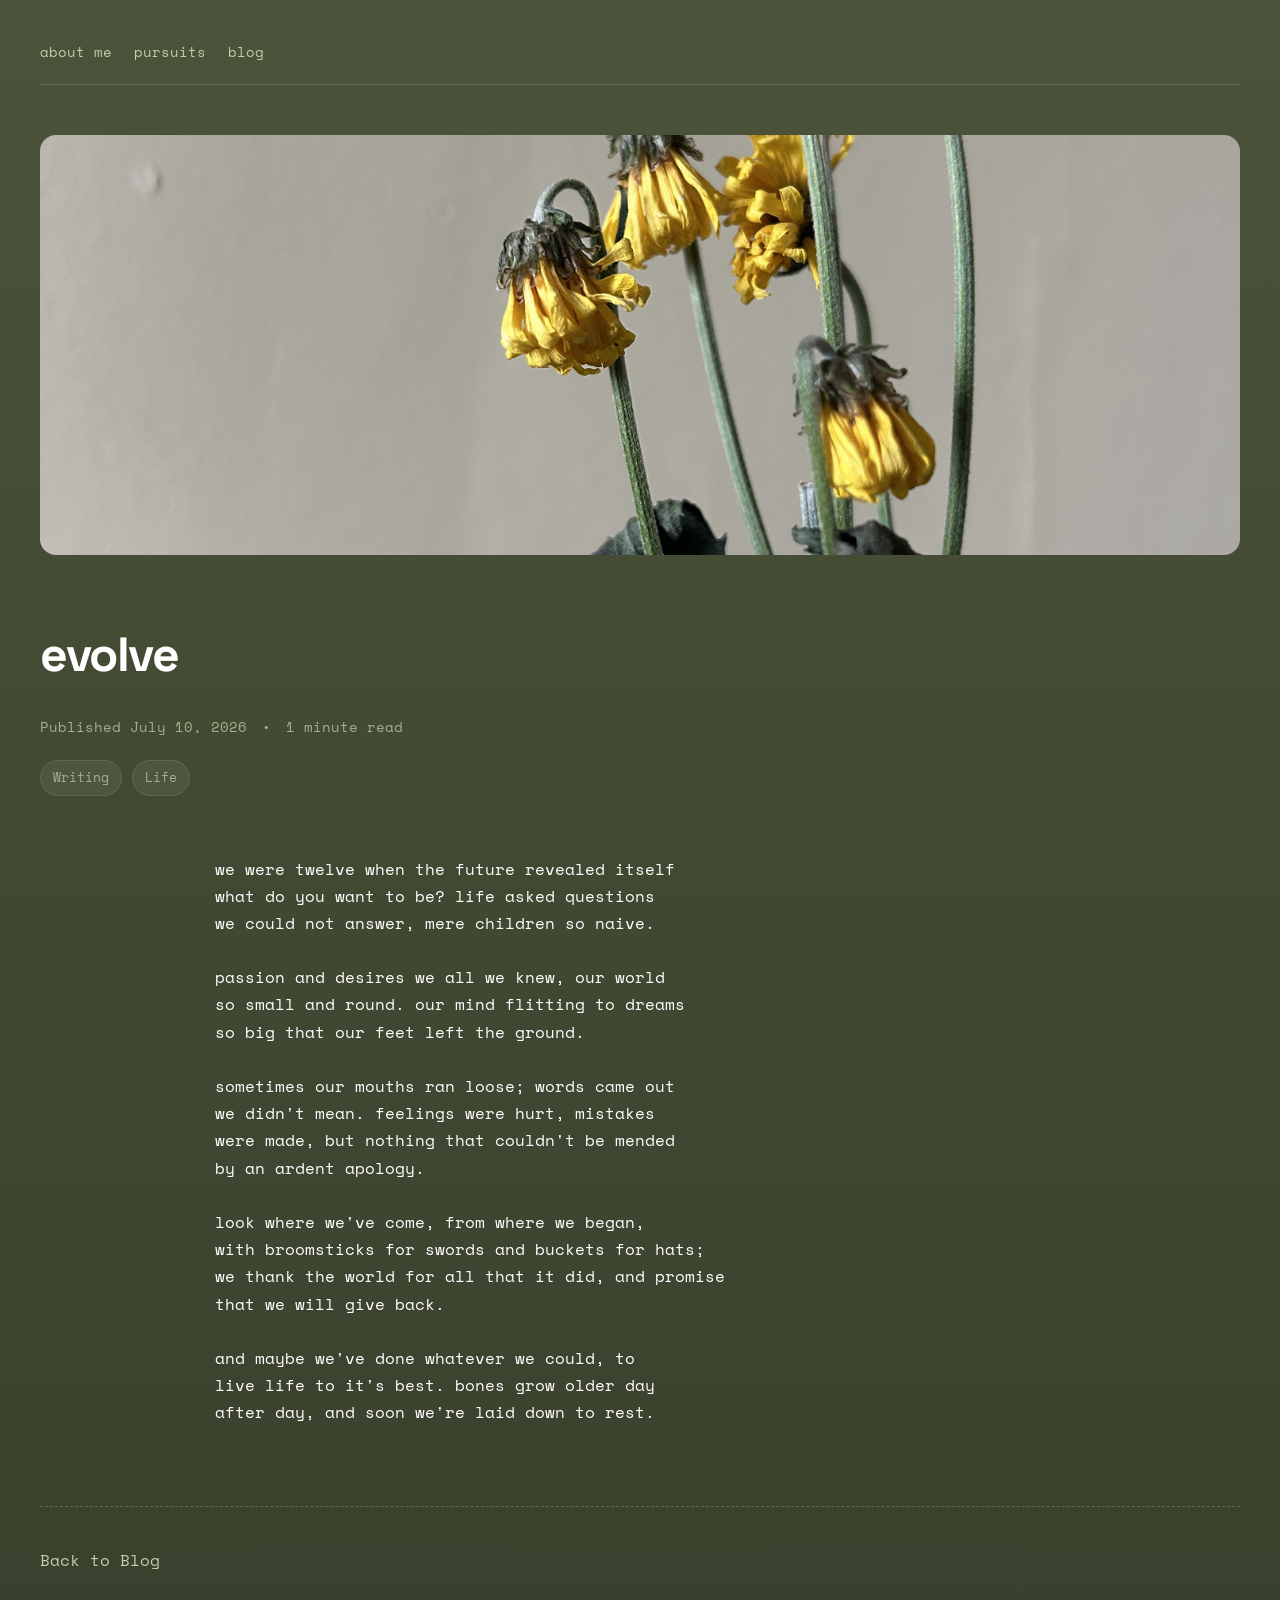
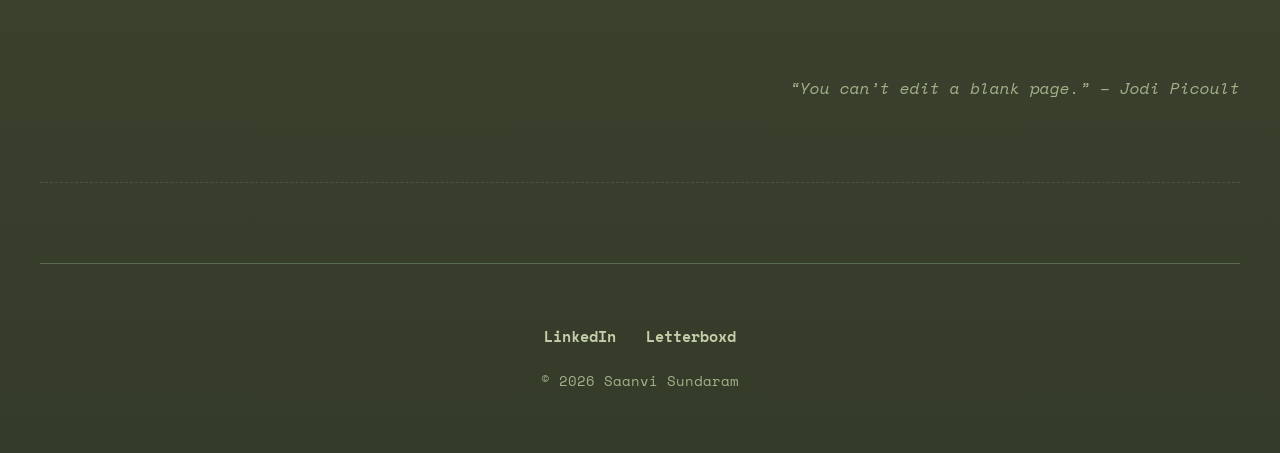
<file: posts/evolve.html>
<!DOCTYPE html>
<html lang="en">

<head>
    <meta charset="UTF-8">
    <meta name="viewport" content="width=device-width, initial-scale=1.0">
    <title> evolve | Saanvi Sundaram</title>

    <link rel="stylesheet" href="../style.css">

    <style>

        .post-cover{
            width:100%;
            height:420px;
            object-fit:cover;
            border-radius:16px;
            margin-bottom:50px;
        }

        .post-subtitle{
            color:var(--green-dark);
            font-size:1.15rem;
            margin-top:-10px;
            margin-bottom:30px;
        }

        .post-meta{
            display:flex;
            gap:15px;
            flex-wrap:wrap;
            align-items:center;
            color:var(--green-mid);
            font-size:.9rem;
            margin-bottom:20px;
        }

        .tags{
            display:flex;
            gap:10px;
            flex-wrap:wrap;
            margin-bottom:60px;
        }

        .tag{
            padding:6px 12px;
            border-radius:999px;
            border:1px solid var(--green-light);
            background:var(--soft);
            color:var(--green-mid);
            font-size:.8rem;
        }

        .blog-post{
            max-width:850px;
            margin:auto;
        }

        .blog-post h2{
            font-family:'Space Grotesk', sans-serif;
            margin-top:60px;
            margin-bottom:20px;
            color:var(--text);
        }

        .blog-post p{
            margin-bottom:25px;
            line-height:1.9;
        }

        .blog-post img{
            width:100%;
            border-radius:14px;
            margin:40px 0;
        }

        .blog-post blockquote{
            border-left:4px solid var(--green-dark);
            padding-left:20px;
            margin:40px 0;
            color:var(--green-mid);
            font-style:italic;
        }

        .post-navigation{
            display:flex;
            justify-content:space-between;
            flex-wrap:wrap;
            margin-top:80px;
            padding-top:40px;
            border-top:1px dashed var(--green-light);
        }

        .post-navigation a{
            color:var(--green-dark);
            text-decoration:none;
            transition:.3s;
        }

        .post-navigation a:hover{
            color:white;
        }

    </style>

</head>

<body>

<div class="container">

    <!-- Navigation -->

    <nav class="navbar">
        <div class="nav-right">
            <a href="../index.html">about me</a>
            <a href="../pursuits.html">pursuits</a>
            <a href="../blog.html">blog</a>
        </div>
    </nav>


    <!-- Cover Image -->

    <img
        src="../assets/flowers.jpg"
        alt="Cover Image"
        class="post-cover">


    <!-- Title -->

    <h1>evolve</h1>

    <!-- <div class="post-subtitle">
        
    </div> -->


    <!-- Meta -->

    <div class="post-meta">

        <span>Published July 10, 2026</span>

        <span>•</span>

        <span id="reading-time"></span>

    </div>


    <!-- Tags -->

    <div class="tags">

        <span class="tag">Writing</span>

        <span class="tag">Life</span>

    </div>



    <!-- ARTICLE -->

    <article class="blog-post">

        we were twelve when the future revealed itself <br>
        what do you want to be? life asked questions <br>
        we could not answer, mere children so naive. <br> <br>

        passion and desires we all we knew, our world <br>
        so small and round. our mind flitting to dreams <br>
        so big that our feet left the ground. <br> <br>

        sometimes our mouths ran loose; words came out <br>
        we didn't mean. feelings were hurt, mistakes <br>
        were made, but nothing that couldn't be mended <br>
        by an ardent apology. <br> <br>

        look where we've come, from where we began, <br>
        with broomsticks for swords and buckets for hats; <br>
        we thank the world for all that it did, and promise <br>
        that we will give back. <br> <br>

        and maybe we've done whatever we could, to <br>
        live life to it's best. bones grow older day <br>
        after day, and soon we're laid down to rest. <br>


    </article>



    <!-- Bottom Navigation -->

    <div class="post-navigation">
        <a href="../blog.html">
            Back to Blog
        </a>
    </div>



    <div class="page-quote">
        “You can’t edit a blank page.” – Jodi Picoult
    </div>


    <hr class="section-divider">


    <footer class="portfolio-footer">
      <div class="social-links">
        <a href="https://www.linkedin.com/in/saanvi-sundaram" target="_blank" rel="noopener noreferrer">LinkedIn</a>
        <a href="https://letterboxd.com/_sunv_/" target="_blank" rel="noopener noreferrer">Letterboxd</a>
      </div>
      <p class="footer-credit">&copy; 2026 Saanvi Sundaram</p>
    </footer>

</div>



<script>

const article = document.querySelector(".blog-post");

const words = article.innerText.trim().split(/\s+/).length;

const minutes = Math.max(1, Math.ceil(words / 200));

document.getElementById("reading-time").textContent =
`${minutes} minute read`;

</script>

</body>
</html>
</file>
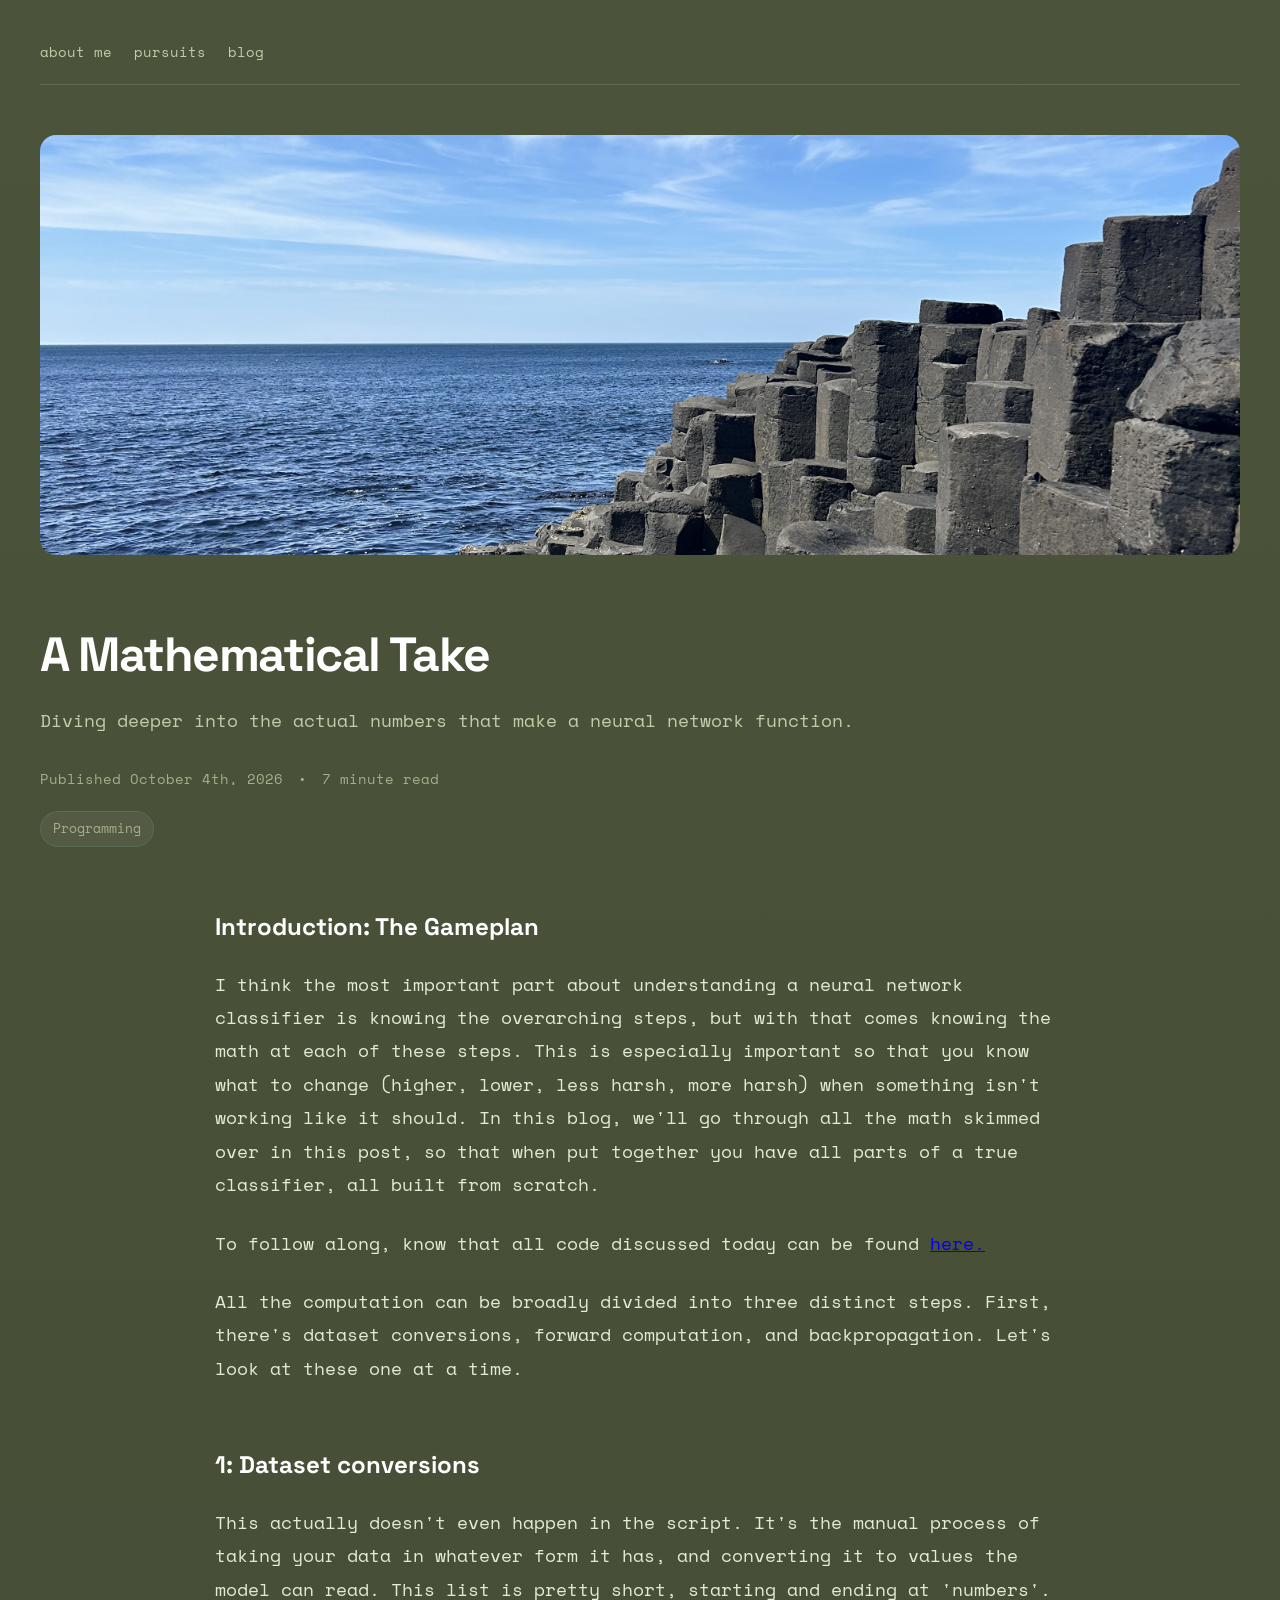
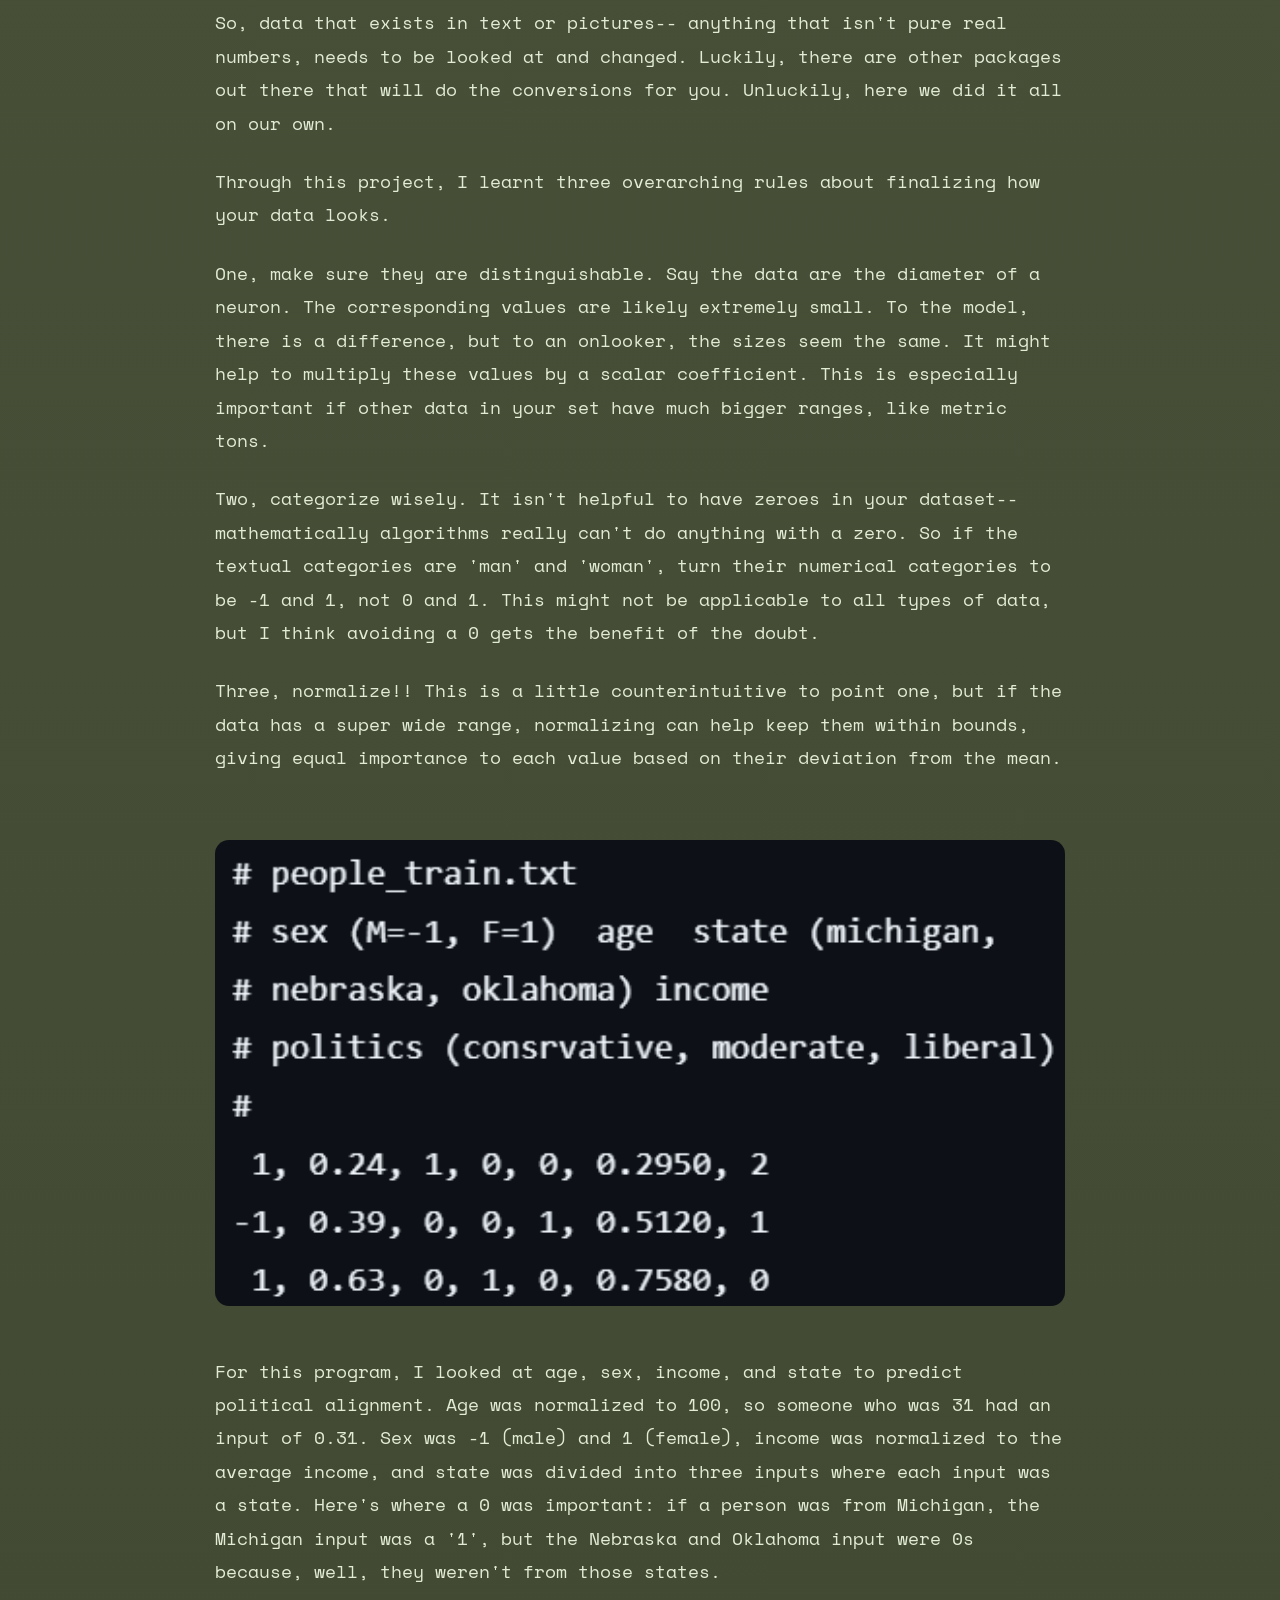
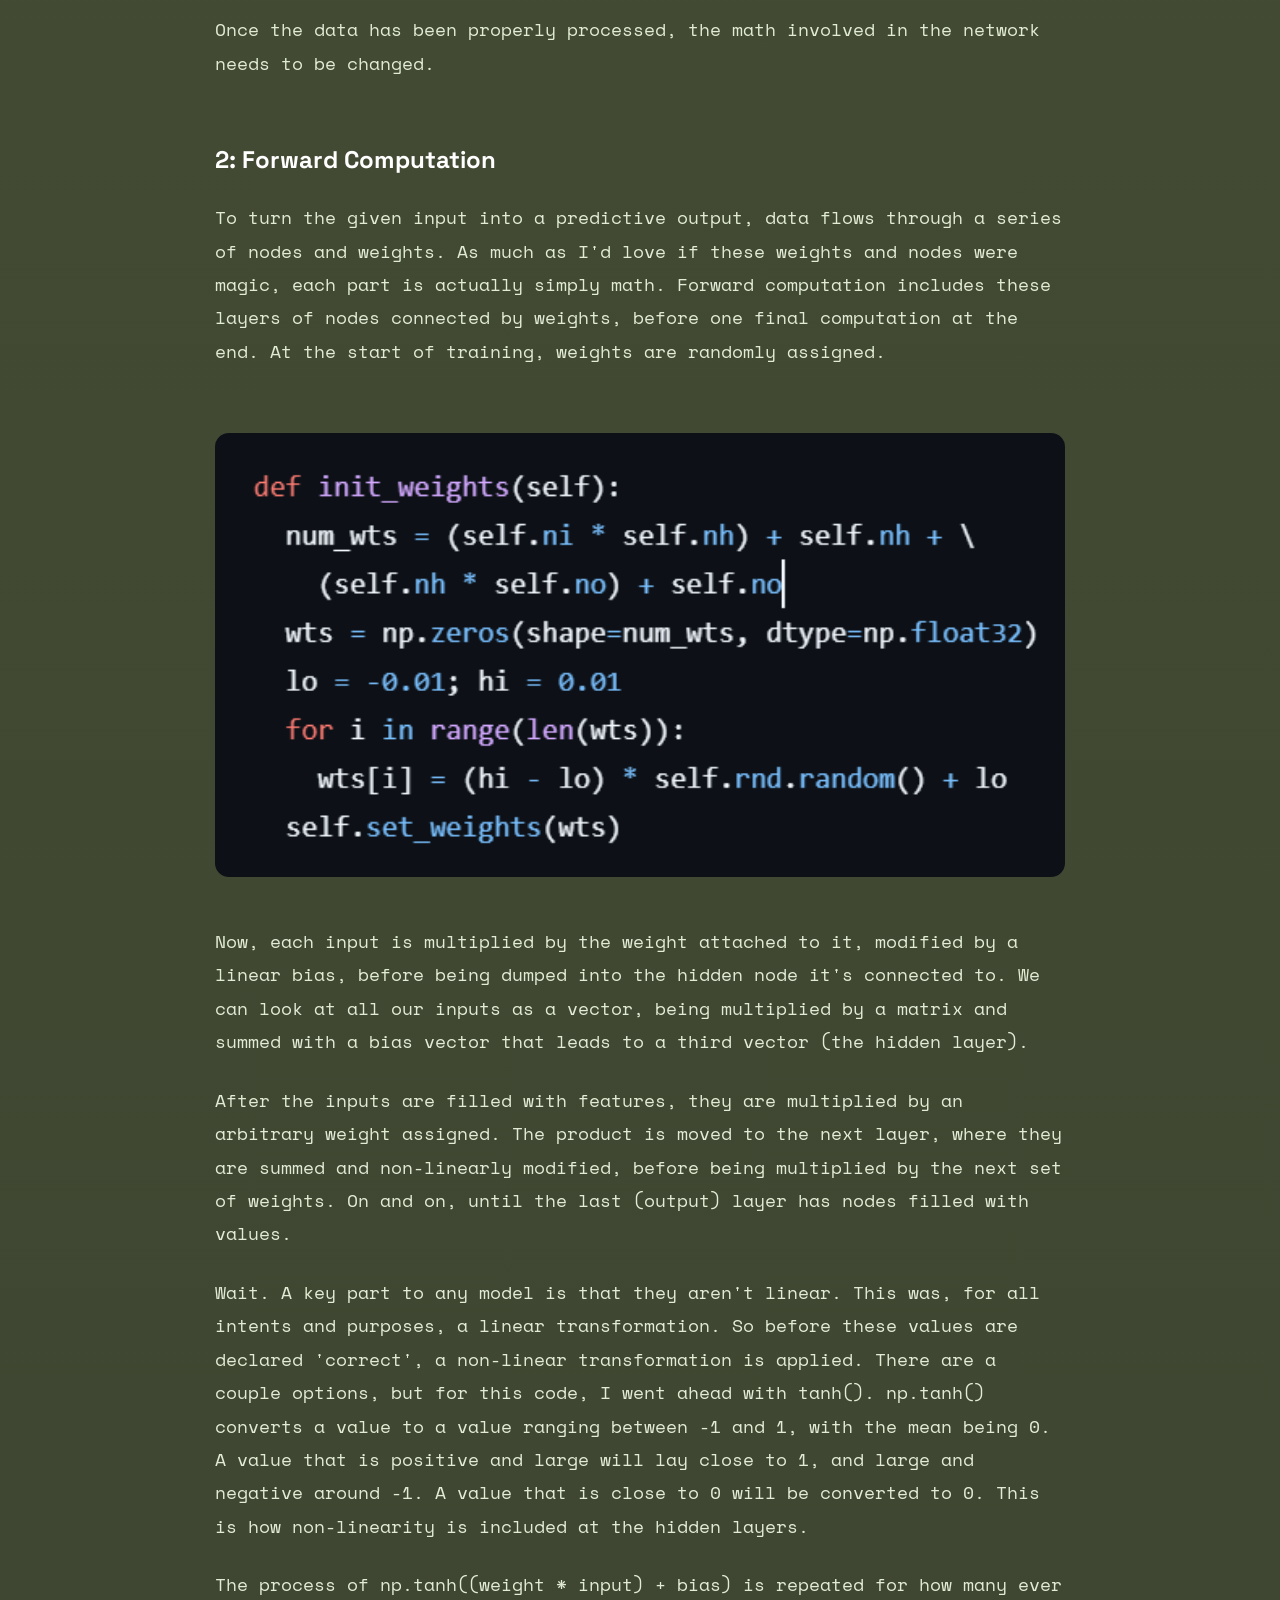
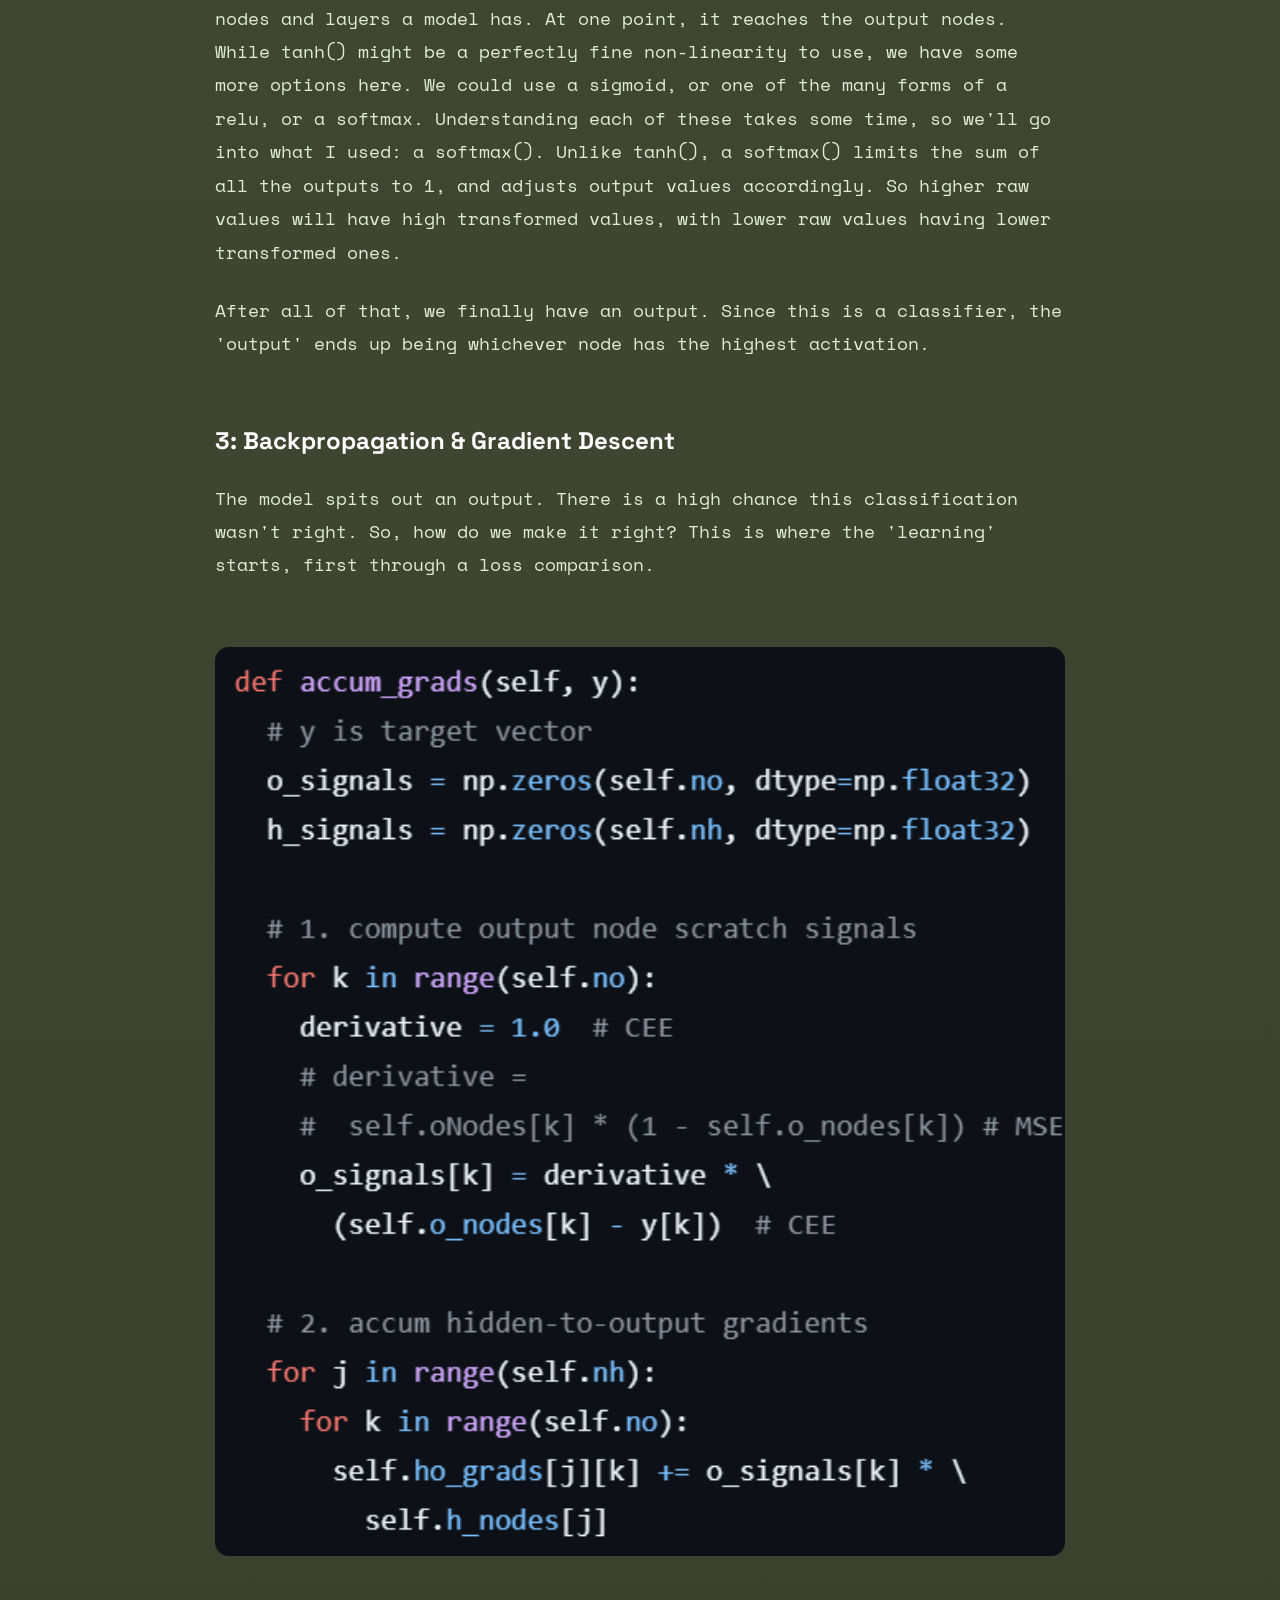
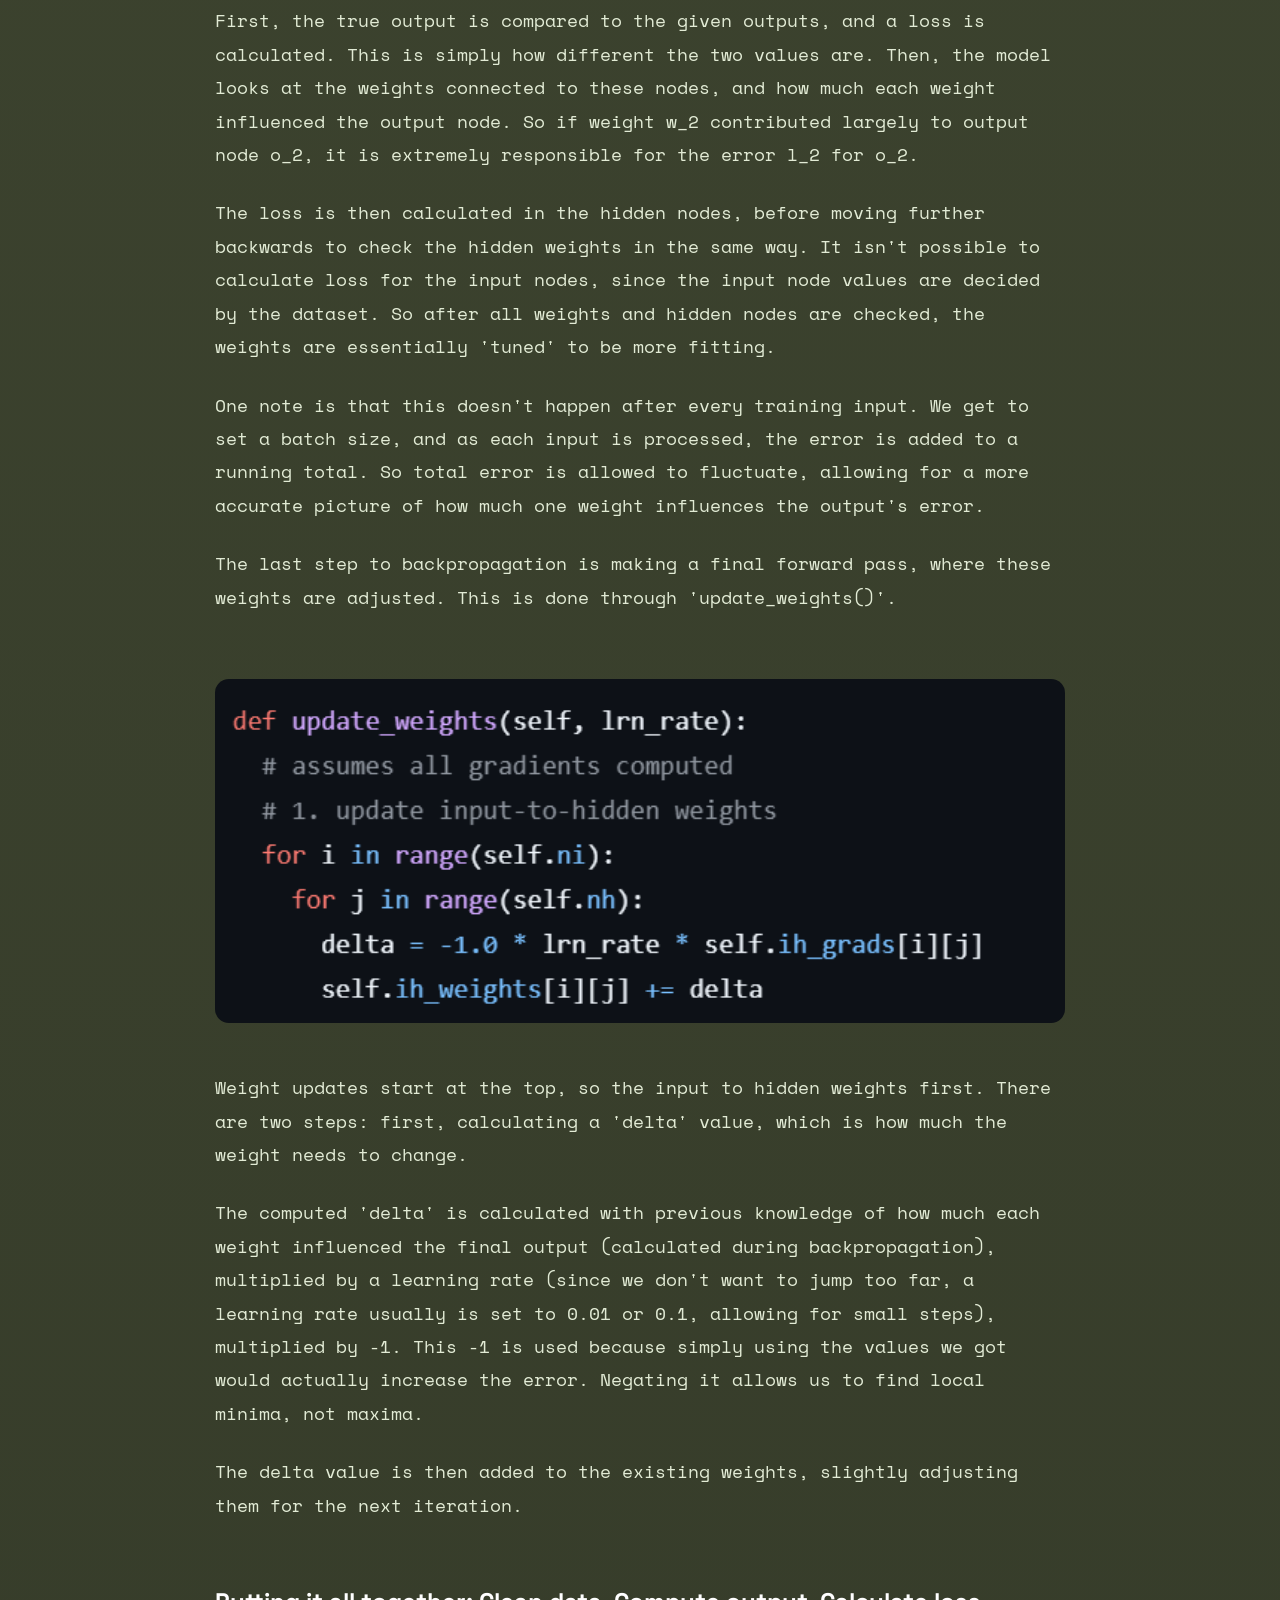
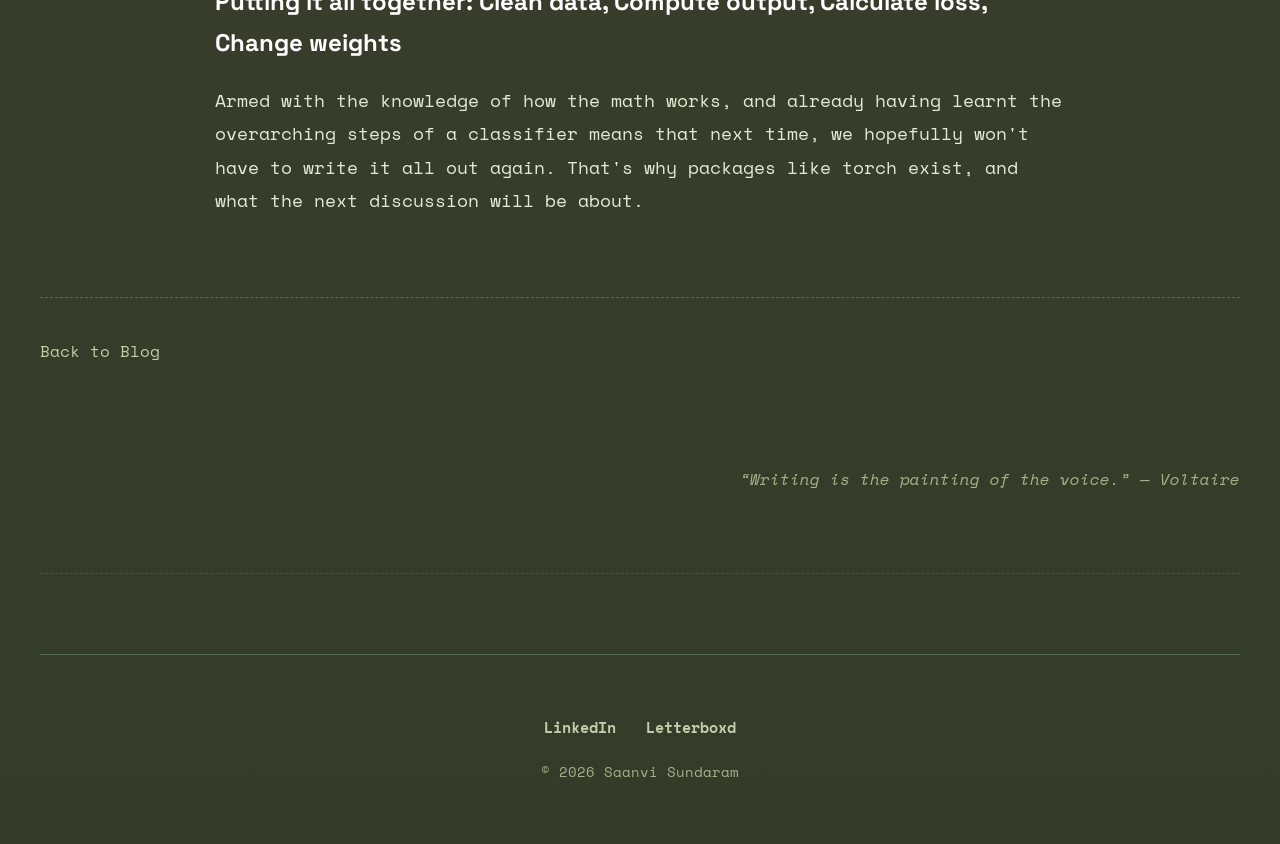
<file: posts/neural_math.html>
<!DOCTYPE html>
<html lang="en">

<head>
    <meta charset="UTF-8">
    <meta name="viewport" content="width=device-width, initial-scale=1.0">
    <title>Model Math | Saanvi Sundaram</title>

    <link rel="stylesheet" href="../style.css">

    <style>

        .post-cover{
            width:100%;
            height:420px;
            object-fit:cover;
            border-radius:16px;
            margin-bottom:50px;
        }

        .post-subtitle{
            color:var(--green-dark);
            font-size:1.15rem;
            margin-top:-10px;
            margin-bottom:30px;
        }

        .post-meta{
            display:flex;
            gap:15px;
            flex-wrap:wrap;
            align-items:center;
            color:var(--green-mid);
            font-size:.9rem;
            margin-bottom:20px;
        }

        .tags{
            display:flex;
            gap:10px;
            flex-wrap:wrap;
            margin-bottom:60px;
        }

        .tag{
            padding:6px 12px;
            border-radius:999px;
            border:1px solid var(--green-light);
            background:var(--soft);
            color:var(--green-mid);
            font-size:.8rem;
        }

        .blog-post{
            max-width:850px;
            margin:auto;
        }

        .blog-post h2{
            font-family:'Space Grotesk', sans-serif;
            margin-top:60px;
            margin-bottom:20px;
            color:var(--text);
        }

        .blog-post p{
            margin-bottom:25px;
            line-height:1.9;
        }

        .blog-post img{
            width:100%;
            border-radius:14px;
            margin:40px 0;
        }

        .blog-post blockquote{
            border-left:4px solid var(--green-dark);
            padding-left:20px;
            margin:40px 0;
            color:var(--green-mid);
            font-style:italic;
        }

        .post-navigation{
            display:flex;
            justify-content:space-between;
            flex-wrap:wrap;
            margin-top:80px;
            padding-top:40px;
            border-top:1px dashed var(--green-light);
        }

        .post-navigation a{
            color:var(--green-dark);
            text-decoration:none;
            transition:.3s;
        }

        .post-navigation a:hover{
            color:white;
        }

    </style>

</head>

<body>

<div class="container">

    <!-- Navigation -->

    <nav class="navbar">
        <div class="nav-right">
            <a href="../index.html">about me</a>
            <a href="../pursuits.html">pursuits</a>
            <a href="../blog.html">blog</a>
        </div>
    </nav>


    <!-- Cover Image -->

    <img
        src="../assets/rocks.jpg"
        alt="Cover Image"
        class="post-cover">


    <!-- Title -->

    <h1>A Mathematical Take</h1>

    <div class="post-subtitle">
        Diving deeper into the actual numbers that make a neural network function.
    </div>


    <!-- Meta -->

    <div class="post-meta">

        <span>Published October 4th, 2026</span>

        <span>•</span>

        <span id="reading-time"></span>

    </div>


    <!-- Tags -->

    <div class="tags">

        <span class="tag">Programming</span>
    </div>



    <!-- ARTICLE -->

    <article class="blog-post">

        
        <h2>Introduction: The Gameplan</h2>
        

        <p>
            I think the most important part about understanding a neural network classifier is knowing the overarching steps, but with that comes knowing the math at each of these steps. This is especially important so that you know what to change (higher, lower, less harsh, more harsh) when something isn't working like it should. In this blog, we'll go through all the math skimmed over in this post, so that when put together you have all parts of a true classifier, all built from scratch.
        </p>

        <p>
            To follow along, know that all code discussed today can be found <a href="https://github.com/saanvisundaram/nn_experimentation/tree/main/basic_nn_and_torch/political_affiliation_nn">here.</a> 
    
        </p>

        <p>
            All the computation can be broadly divided into three distinct steps. First, there's dataset conversions, forward computation, and backpropagation. Let's look at these one at a time.
        </p>

        
        <h2>1: Dataset conversions</h2>
        

        <p>
            This actually doesn't even happen in the script. It's the manual process of taking your data in whatever form it has, and converting it to values the model can read. This list is pretty short, starting and ending at 'numbers'. So, data that exists in text or pictures-- anything that isn't pure real numbers, needs to be looked at and changed. Luckily, there are other packages out there that will do the conversions for you. Unluckily, here we did it all on our own. 
        </p>

        <p>
            Through this project, I learnt three overarching rules about finalizing how your data looks.
        </p>

        <p>
            One, make sure they are distinguishable. Say the data are the diameter of a neuron. The corresponding values are likely extremely small. To the model, there is a difference, but to an onlooker, the sizes seem the same. It might help to multiply these values by a scalar coefficient. This is especially important if other data in your set have much bigger ranges, like metric tons. 
        </p>

        <p>
            Two, categorize wisely. It isn't helpful to have zeroes in your dataset-- mathematically algorithms really can't do anything with a zero. So if the textual categories are 'man' and 'woman', turn their numerical categories to be -1 and 1, not 0 and 1. This might not be applicable to all types of data, but I think avoiding a 0 gets the benefit of the doubt.
        </p>

        <p>
            Three, normalize!! This is a little counterintuitive to point one, but if the data has a super wide range, normalizing can help keep them within bounds, giving equal importance to each value based on their deviation from the mean.
        </p>

        <img
            src="../assets/people_train.png"
            alt="Training data">


        <p>
            For this program, I looked at age, sex, income, and state to predict political alignment. Age was normalized to 100, so someone who was 31 had an input of 0.31. Sex was -1 (male) and 1 (female), income was normalized to the average income, and state was divided into three inputs where each input was a state. Here's where a 0 was important: if a person was from Michigan, the Michigan input was a '1', but the Nebraska and Oklahoma input were 0s because, well, they weren't from those states.
        </p>

        <p>
            Once the data has been properly processed, the math involved in the network needs to be changed.
        </p>
        
        <h2>2: Forward Computation</h2>
        
        <p>
            To turn the given input into a predictive output, data flows through a series of nodes and weights. As much as I'd love if these weights and nodes were magic, each part is actually simply math. Forward computation includes these layers of nodes connected by weights, before one final computation at the end. At the start of training, weights are randomly assigned. 
        </p>

        <img
            src="../assets/init_weights.png"
            alt="Random weight initialization">


        <p>
            Now, each input is multiplied by the weight attached to it, modified by a linear bias, before being dumped into the hidden node it's connected to. We can look at all our inputs as a vector, being multiplied by a matrix and summed with a bias vector that leads to a third vector (the hidden layer). 
        </p>

        <p>
            After the inputs are filled with features, they are multiplied by an arbitrary weight assigned. The product is moved to the next layer, where they are summed and non-linearly modified, before being multiplied by the next set of weights. On and on, until the last (output) layer has nodes filled with values. 
        </p>

        <p>
            Wait. A key part to any model is that they aren't linear. This was, for all intents and purposes, a linear transformation. So before these values are declared 'correct', a non-linear transformation is applied. There are a couple options, but for this code, I went ahead with tanh(). np.tanh() converts a value to a value ranging between -1 and 1, with the mean being 0. A value that is positive and large will lay close to 1, and large and negative around -1. A value that is close to 0 will be converted to 0. This is how non-linearity is included at the hidden layers.
        </p>

        <p>
            The process of np.tanh((weight * input) + bias) is repeated for how many ever nodes and layers a model has. At one point, it reaches the output nodes. While tanh() might be a perfectly fine non-linearity to use, we have some more options here. We could use a sigmoid, or one of the many forms of a relu, or a softmax. Understanding each of these takes some time, so we'll go into what I used: a softmax(). Unlike tanh(), a softmax() limits the sum of all the outputs to 1, and adjusts output values accordingly. So higher raw values will have high transformed values, with lower raw values having lower transformed ones.
        </p>  
        
        <p>
            After all of that, we finally have an output. Since this is a classifier, the 'output' ends up being whichever node has the highest activation.
        </p>  

        <h2>3: Backpropagation & Gradient Descent</h2>

        <p>
            The model spits out an output. There is a high chance this classification wasn't right. So, how do we make it right? This is where the 'learning' starts, first through a loss comparison.
        </p>

        <img
            src="../assets/accum_grads_excerpt.png"
            alt="Accumulating Gradients">


        <p>
            First, the true output is compared to the given outputs, and a loss is calculated. This is simply how different the two values are. Then, the model looks at the weights connected to these nodes, and how much each weight influenced the output node. So if weight w_2 contributed largely to output node o_2, it is extremely responsible for the error l_2 for o_2.
        </p>

        <p>
            The loss is then calculated in the hidden nodes, before moving further backwards to check the hidden weights in the same way. It isn't possible to calculate loss for the input nodes, since the input node values are decided by the dataset. So after all weights and hidden nodes are checked, the weights are essentially 'tuned' to be more fitting.
        </p>

        <p>
            One note is that this doesn't happen after every training input. We get to set a batch size, and as each input is processed, the error is added to a running total. So total error is allowed to fluctuate, allowing for a more accurate picture of how much one weight influences the output's error.
        </p>

        <p>
            The last step to backpropagation is making a final forward pass, where these weights are adjusted. This is done through 'update_weights()'.
        </p>

        <img
            src="../assets/update_weights_excerpt.png"
            alt="Neural Network Class">

        <p>
            Weight updates start at the top, so the input to hidden weights first. There are two steps: first, calculating a 'delta' value, which is how much the weight needs to change.
        </p>

        <p>
            The computed 'delta' is calculated with previous knowledge of how much each weight influenced the final output (calculated during backpropagation), multiplied by a learning rate (since we don't want to jump too far, a learning rate usually is set to 0.01 or 0.1, allowing for small steps), multiplied by -1. This -1 is used because simply using the values we got would actually increase the error. Negating it allows us to find local minima, not maxima.
        </p>

        <p>
            The delta value is then added to the existing weights, slightly adjusting them for the next iteration.
        </p>

        <h2>Putting it all together: Clean data, Compute output, Calculate loss, Change weights</h2>

        <p>
            Armed with the knowledge of how the math works, and already having learnt the overarching steps of a classifier means that next time, we hopefully won't have to write it all out again. That's why packages like torch exist, and what the next discussion will be about.
        </p>
        
    </article>



    <!-- Bottom Navigation -->

    <div class="post-navigation">
        <a href="../blog.html">
            Back to Blog
        </a>
    </div>



    <div class="page-quote">
        “Writing is the painting of the voice.” — Voltaire
    </div>


    <hr class="section-divider">


    <footer class="portfolio-footer">
      <div class="social-links">
        <a href="https://www.linkedin.com/in/saanvi-sundaram" target="_blank" rel="noopener noreferrer">LinkedIn</a>
        <a href="https://letterboxd.com/_sunv_/" target="_blank" rel="noopener noreferrer">Letterboxd</a>
      </div>
      <p class="footer-credit">&copy; 2026 Saanvi Sundaram</p>
    </footer>

</div>



<script>

const article = document.querySelector(".blog-post");

const words = article.innerText.trim().split(/\s+/).length;

const minutes = Math.max(1, Math.ceil(words / 200));

document.getElementById("reading-time").textContent =
`${minutes} minute read`;

</script>

</body>
</html>
</file>
<file: style.css>
@import url('https://fonts.googleapis.com/css2?family=Space+Grotesk:wght@400;700&family=Space+Mono:ital,wght@0,400;0,700;1,400&display=swap');

/* ==========================================================================
   GLOBAL VARIABLES (Control your theme here!)
   ========================================================================== */
:root {
  /* Background Dark Olive Gradient */
  --bg-gradient-top: #4b533a;    
  --bg-gradient-bottom: #353b29; 
  
  /* Text Color Enforcement */
  --text: #ffffff;               /* Pure white for primary headers & bold items */
  --grey: #e2ebd5;               /* Soft, highly readable light green for paragraphs */
  
  /* ==========================================
     UPDATED: SOFTER ACCENT COLORS
     ========================================== */
  --green-dark: #c3cda9;         /* Softer, chalky sage green for nav links, track titles, & years */
  --green-mid: #a3b18a;          /* Muted, earthy pastel olive for card subheaders & contact links */
  
  /* Dividers & Card Backgrounds */
  --green-light: #5a6d53;        /* Visible light-olive borders & dividers */
  --soft: rgba(255, 255, 255, 0.06); /* Marginally lowered opacity for smoother container blending */
}

/* ==========================================================================
   BASE STYLES
   ========================================================================== */
* {
  margin: 0;
  padding: 0;
  box-sizing: border-box;
}

body {
  background: linear-gradient(to bottom, var(--bg-gradient-top), var(--bg-gradient-bottom));
  color: var(--text);
  font-family: 'Space Mono', monospace; /* Upgraded Typewriter font */
  padding: 40px;
  line-height: 1.7;
  min-height: 100vh;
}

.container {
  max-width: 1200px;
  margin: auto;
}

h1 {
  font-family: 'Space Grotesk', sans-serif; /* Sleek tech-forward sans-serif header */
  font-weight: 700;
  font-size: 3rem;
  margin-bottom: 20px;
  color: var(--text); 
  letter-spacing: -0.03em; /* Slightly tighter look for modern flair */
}

.subtitle {
  color: var(--green-dark); 
  font-size: 1.25rem;
  margin-top: -10px;
  margin-bottom: 50px;
}

p {
  font-size: 1.1rem; /* Slightly smaller to compensate for the wide monospace letters */
  color: var(--grey); 
}

/* ==========================================================================
   NAVIGATION
   ========================================================================== */
.navbar {
  display: flex;
  justify-content: space-between;
  align-items: center;
  flex-wrap: wrap;
  margin-bottom: 50px;
  padding-bottom: 20px;
  border-bottom: 1px solid var(--green-light);
}

.nav-left,
.nav-right {
  display: flex;
  gap: 22px;
  flex-wrap: wrap;
}

.navbar a {
  text-decoration: none;
  color: var(--green-dark); 
  font-family: 'Space Mono', monospace;
  font-size: 0.9rem;
  transition: 0.3s ease;
}

.navbar a:hover {
  color: var(--text); 
  transform: translateY(-1px);
}

/* Legacy fallback nav wrapper if used in older page revisions */
nav {
  display: flex;
  gap: 25px;
  margin-bottom: 40px;
}
nav a {
  text-decoration: none;
  color: var(--green-dark);
  font-family: 'Space Mono', monospace;
}

/* ==========================================================================
   HERO & INTRO
   ========================================================================== */
.hero-image {
  width: 100%;
  height: 350px;
  object-fit: cover;
  border-radius: 16px;
  margin-bottom: 60px;
}

.intro-section {
  display: flex;
  gap: 50px;
  align-items: center;
  margin-bottom: 80px;
  flex-wrap: wrap;
}

.profile-img {
  width: 300px;
  border-radius: 16px;
}

.intro-text {
  flex: 1;
  min-width: 300px;
}

/* ==========================================================================
   FAVORITES SECTION
   ========================================================================== */
.favorites-heading {
  text-align: right;
  margin-bottom: 30px;
  font-family: 'Space Grotesk', sans-serif;
  font-weight: 700;
  color: var(--text);
}

.favorites-grid {
  display: grid;
  grid-template-columns: repeat(5, 1fr);
  gap: 20px;
}

.favorite-card {
  background: var(--soft);
  padding: 20px;
  border-radius: 16px;
  text-align: center;
  border: 1px solid rgba(255, 255, 255, 0.05);
}

.favorite-card img {
  width: 100%;
  height: 220px;
  object-fit: contain;
  border-radius: 12px;
  margin: 15px 0;
}

.favorite-type {
  color: var(--green-mid); 
  font-family: 'Space Mono', monospace;
  font-size: 0.85rem;
}

.page-quote {
  margin-top: 100px;
  text-align: right;
  color: var(--green-mid);
  font-style: italic;
}

/* ==========================================================================
   PAGE DIVIDERS
   ========================================================================== */
.section-divider {
  border: none;
  border-top: 1px dashed var(--green-light);
  margin: 80px 0;
  opacity: 0.5;
}

/* ==========================================================================
   ACADEMIC SECTION (VERTICAL ACCORDIONS)
   ========================================================================== */
.academic-dropdowns {
  display: flex;
  flex-direction: column;
  gap: 20px;
  margin-top: 50px;
}

/* Stylized block container for details wrapper */
details.academic-track {
  background: var(--soft);
  border: 1px solid rgba(255, 255, 255, 0.05);
  border-left: 4px solid var(--green-dark);
  border-radius: 14px;
  padding: 20px 25px;
  transition: border-color 0.3s ease;
}

details.academic-track[open] {
  border-color: rgba(255, 255, 255, 0.15);
  border-left: 4px solid var(--text);
}

/* Make header summaries behave smoothly as toggle triggers */
details.academic-track summary {
  list-style: none; /* Hide default arrow icon natively */
  outline: none;
  cursor: pointer;
  display: flex;
  justify-content: space-between;
  align-items: center;
}

/* Webkit specific arrow removal alternative */
details.academic-track summary::-webkit-details-marker {
  display: none;
}

details.academic-track summary h3 {
  color: var(--green-dark); 
  font-family: 'Space Grotesk', sans-serif;
  font-weight: 700;
  font-size: 1.25rem;
  margin: 0;
  transition: color 0.3s ease;
}

details.academic-track summary:hover h3 {
  color: var(--text);
}

/* Little text indicator to communicate dropdown availability */
details.academic-track summary::after {
  content: "[ + ]";
  font-family: 'Space Mono', monospace;
  color: var(--green-mid);
  font-size: 0.9rem;
}

details.academic-track[open] summary::after {
  content: "[ - ]";
  color: var(--text);
}

/* Inner content block area spacing */
.dropdown-content {
  margin-top: 30px;
  cursor: default;
}

.academic-entry {
  margin-bottom: 28px;
  padding-bottom: 18px;
  border-bottom: 1px solid var(--green-light);
}

.academic-entry:last-child {
  margin-bottom: 5px;
  padding-bottom: 0;
  border-bottom: none;
}

.academic-entry strong {
  display: block;
  color: var(--text); 
  margin-bottom: 5px;
  font-size: 1.05rem;
}

.academic-entry p {
  color: var(--grey);
}

/* ==========================================================================
   EXPERIENCE PAGE
   ========================================================================== */
.experience-list {
  margin-top: 60px;
  display: flex;
  flex-direction: column;
  gap: 45px;
}

.experience-row {
  display: grid;
  grid-template-columns: 120px 1fr;
  gap: 50px;
  padding-bottom: 30px;
  border-bottom: 1px solid var(--green-light);
  transition: 0.3s ease;
}

.experience-row:hover {
  border-color: var(--green-dark);
}

.experience-year {
  font-family: 'Space Mono', monospace;
  font-weight: 700;
  color: var(--green-dark); 
  font-size: 1rem;
  padding-top: 6px;
}

.experience-details h3 {
  margin-bottom: 10px;
  color: var(--text); 
  font-family: 'Space Grotesk', sans-serif;
  font-weight: 700;
  font-size: 1.4rem;
}

.experience-details p {
  color: var(--grey); 
  max-width: 700px;
}

/* ==========================================================================
   EXTRACURRICULAR PAGE
   ========================================================================== */
.activity-list {
  margin-top: 60px;
  display: flex;
  flex-direction: column;
  gap: 40px;
}

.activity-row {
  display: grid;
  grid-template-columns: 200px 1fr;
  gap: 50px;
  padding-bottom: 25px;
  border-bottom: 1px solid var(--green-light);
  transition: 0.3s ease;
}

.activity-row:hover {
  border-color: var(--green-dark);
}

.activity-title {
  font-family: 'Space Grotesk', sans-serif;
  font-weight: 700;
  color: var(--green-dark); 
  font-size: 1.15rem;
}

.activity-details {
  color: var(--grey); 
  line-height: 1.6;
}

/* ==========================================================================
   CONTACT GRID
   ========================================================================== */
.contact-grid {
  display: grid;
  grid-template-columns: repeat(4, 1fr);
  gap: 40px;
  margin-top: 60px;
}

.contact-column {
  padding: 20px;
  border-left: 3px solid var(--green-dark);
  background: var(--soft);
  border-radius: 12px;
}

.contact-column h3 {
  font-family: 'Space Grotesk', sans-serif;
  font-weight: 700;
  color: var(--green-dark); 
  margin-bottom: 15px;
}

.contact-column a {
  color: var(--green-mid); 
  text-decoration: none;
  transition: 0.3s ease;
}

.contact-column a:hover {
  color: var(--text); 
}

/* ==========================================================================
   PORTFOLIO FOOTER
   ========================================================================== */
.portfolio-footer {
  text-align: center;
  padding: 60px 0 20px 0;
  margin-top: 60px;
  border-top: 1px solid var(--green-light);
}

.social-links {
  display: flex;
  justify-content: center;
  gap: 30px;
  margin-bottom: 20px;
  flex-wrap: wrap;
}

.social-links a {
  font-family: 'Space Mono', monospace;
  font-weight: 700;
  font-size: 0.95rem;
  color: var(--green-dark);
  text-decoration: none;
  transition: 0.3s ease;
}

.social-links a:hover {
  color: var(--text);
  transform: translateY(-2px);
}

.footer-credit {
  font-size: 0.85rem;
  color: var(--green-mid);
}

/* ==========================================================================
   RESPONSIVE MEDIA QUERIES
   ========================================================================== */
@media (max-width: 1000px) {
  .favorites-grid {
    grid-template-columns: repeat(2, 1fr);
  }
}

@media (max-width: 900px) {
  .contact-grid {
    grid-template-columns: repeat(2, 1fr);
  }
}

@media (max-width: 700px) {
  .favorites-grid,
  .experience-row,
  .activity-row {
    grid-template-columns: 1fr;
  }
  .experience-row,
  .activity-row {
    gap: 15px;
  }
}

@media (max-width: 600px) {
  .contact-grid {
    grid-template-columns: 1fr;
  }
}
</file>
